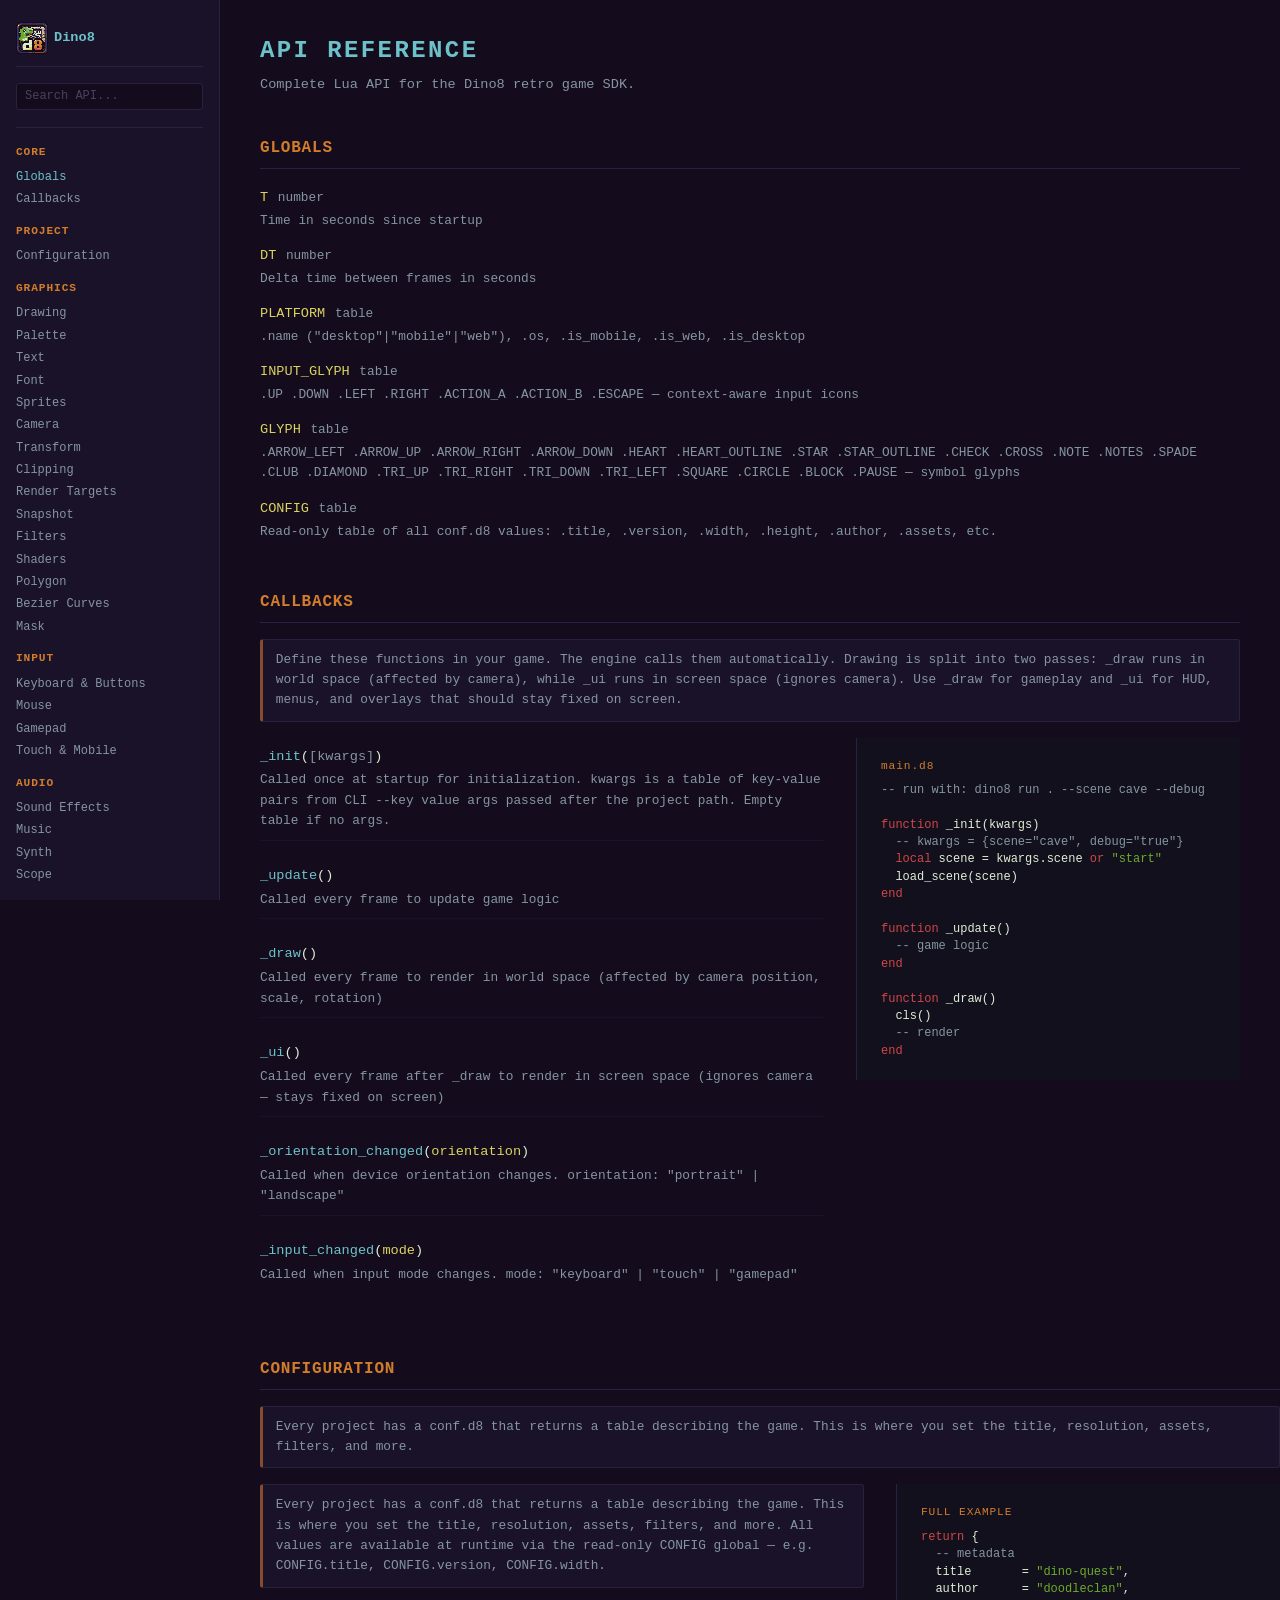
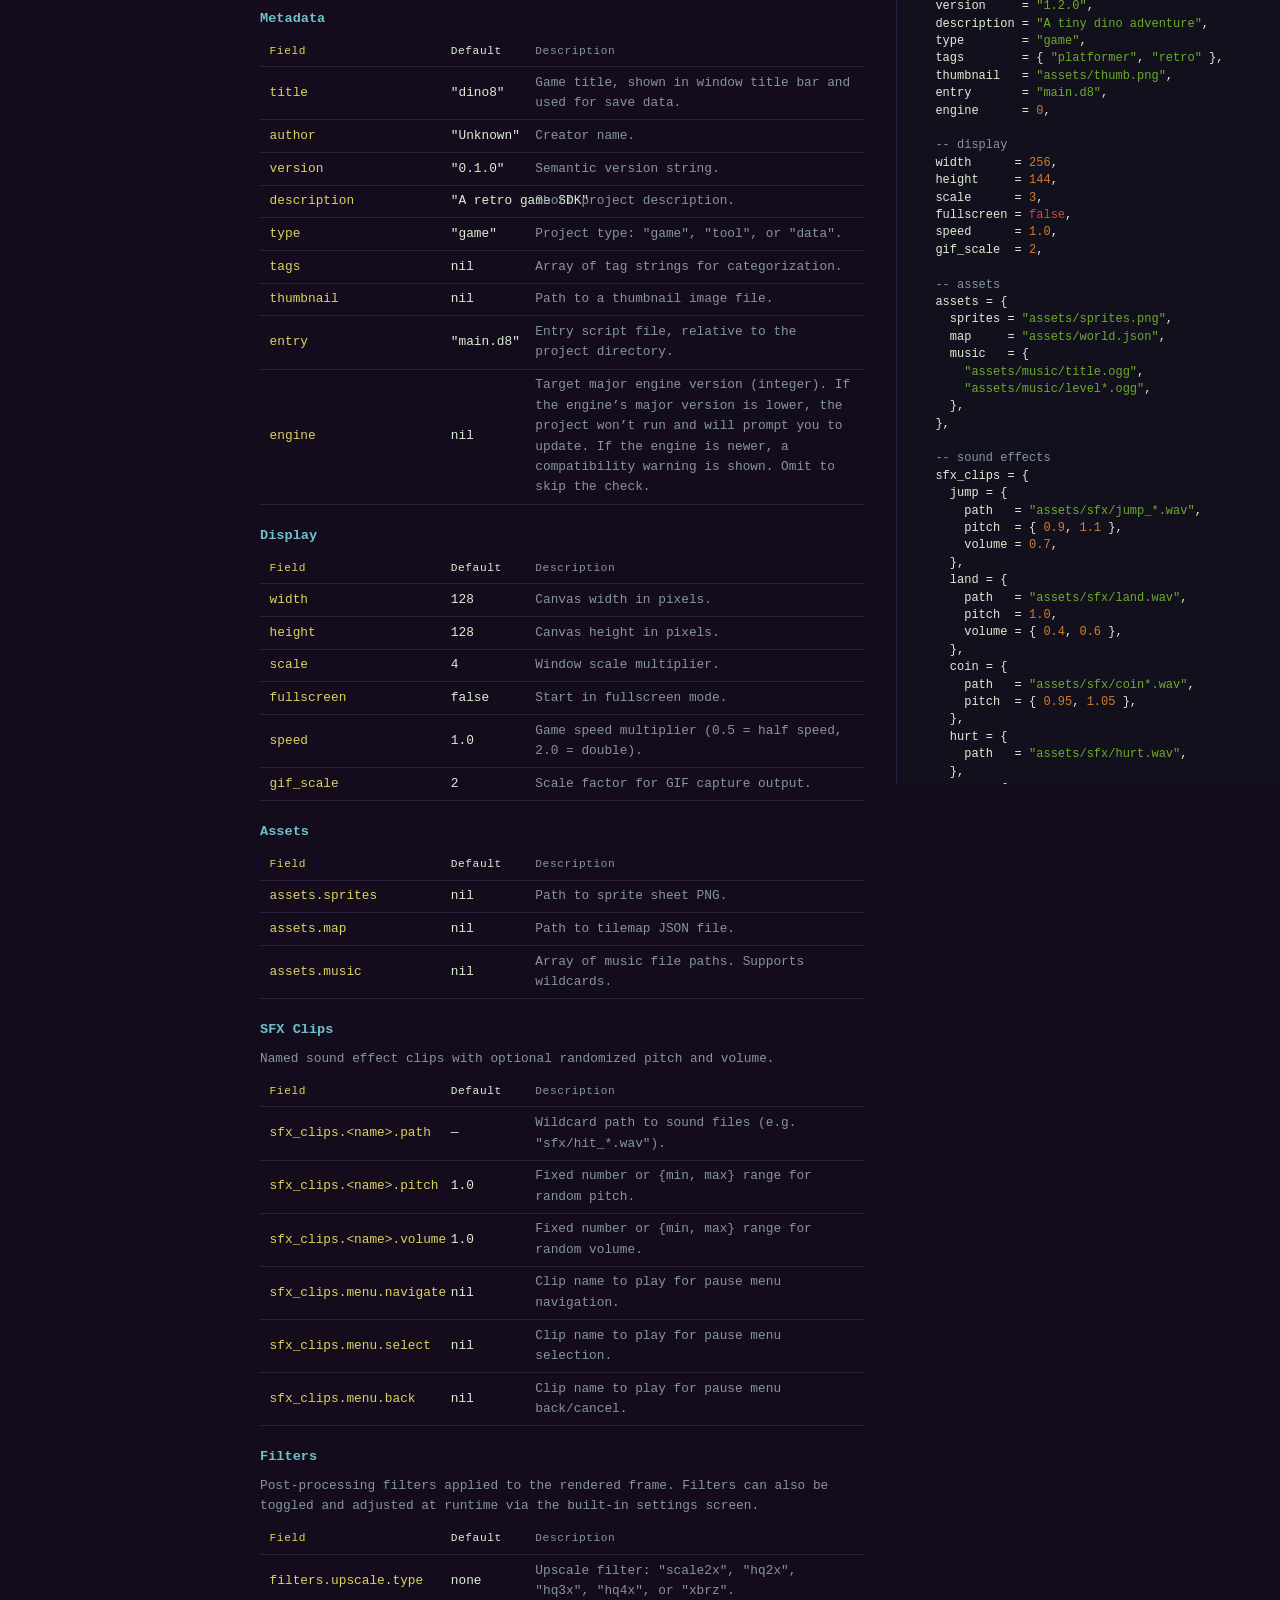
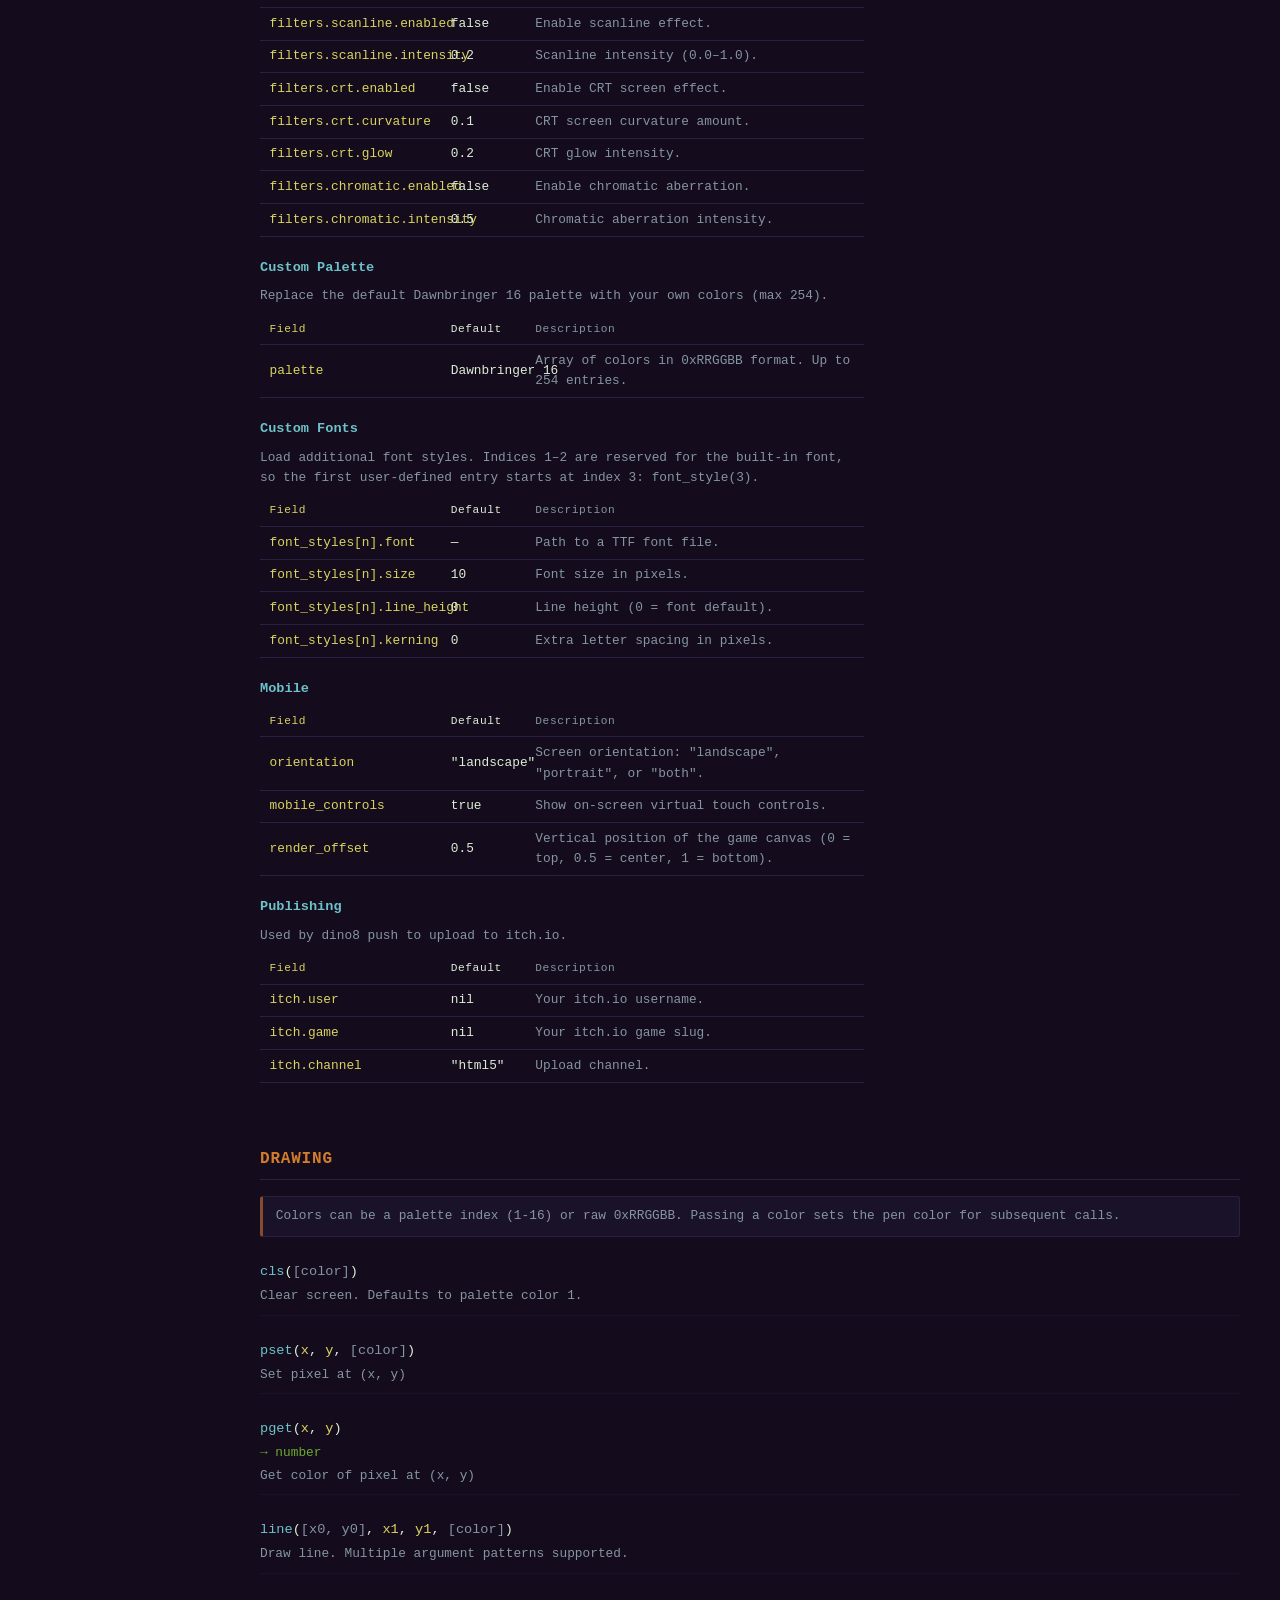
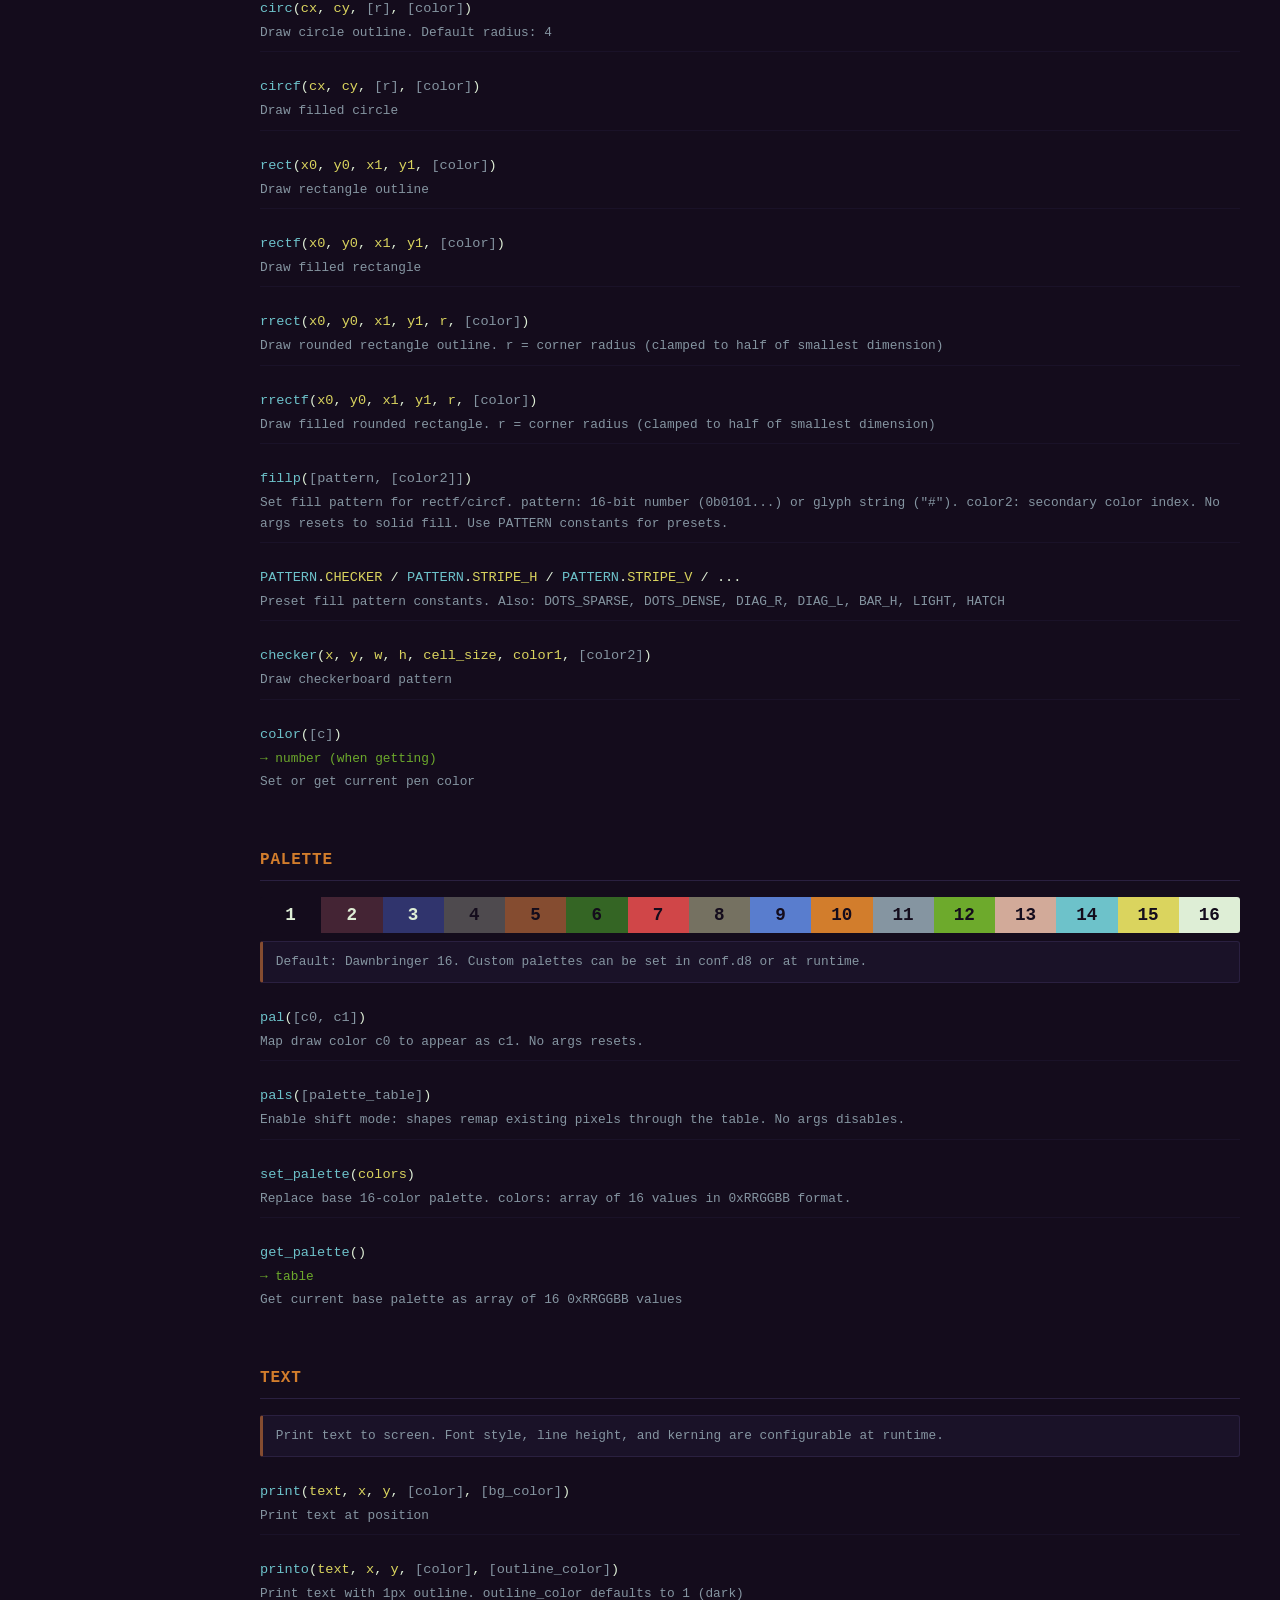
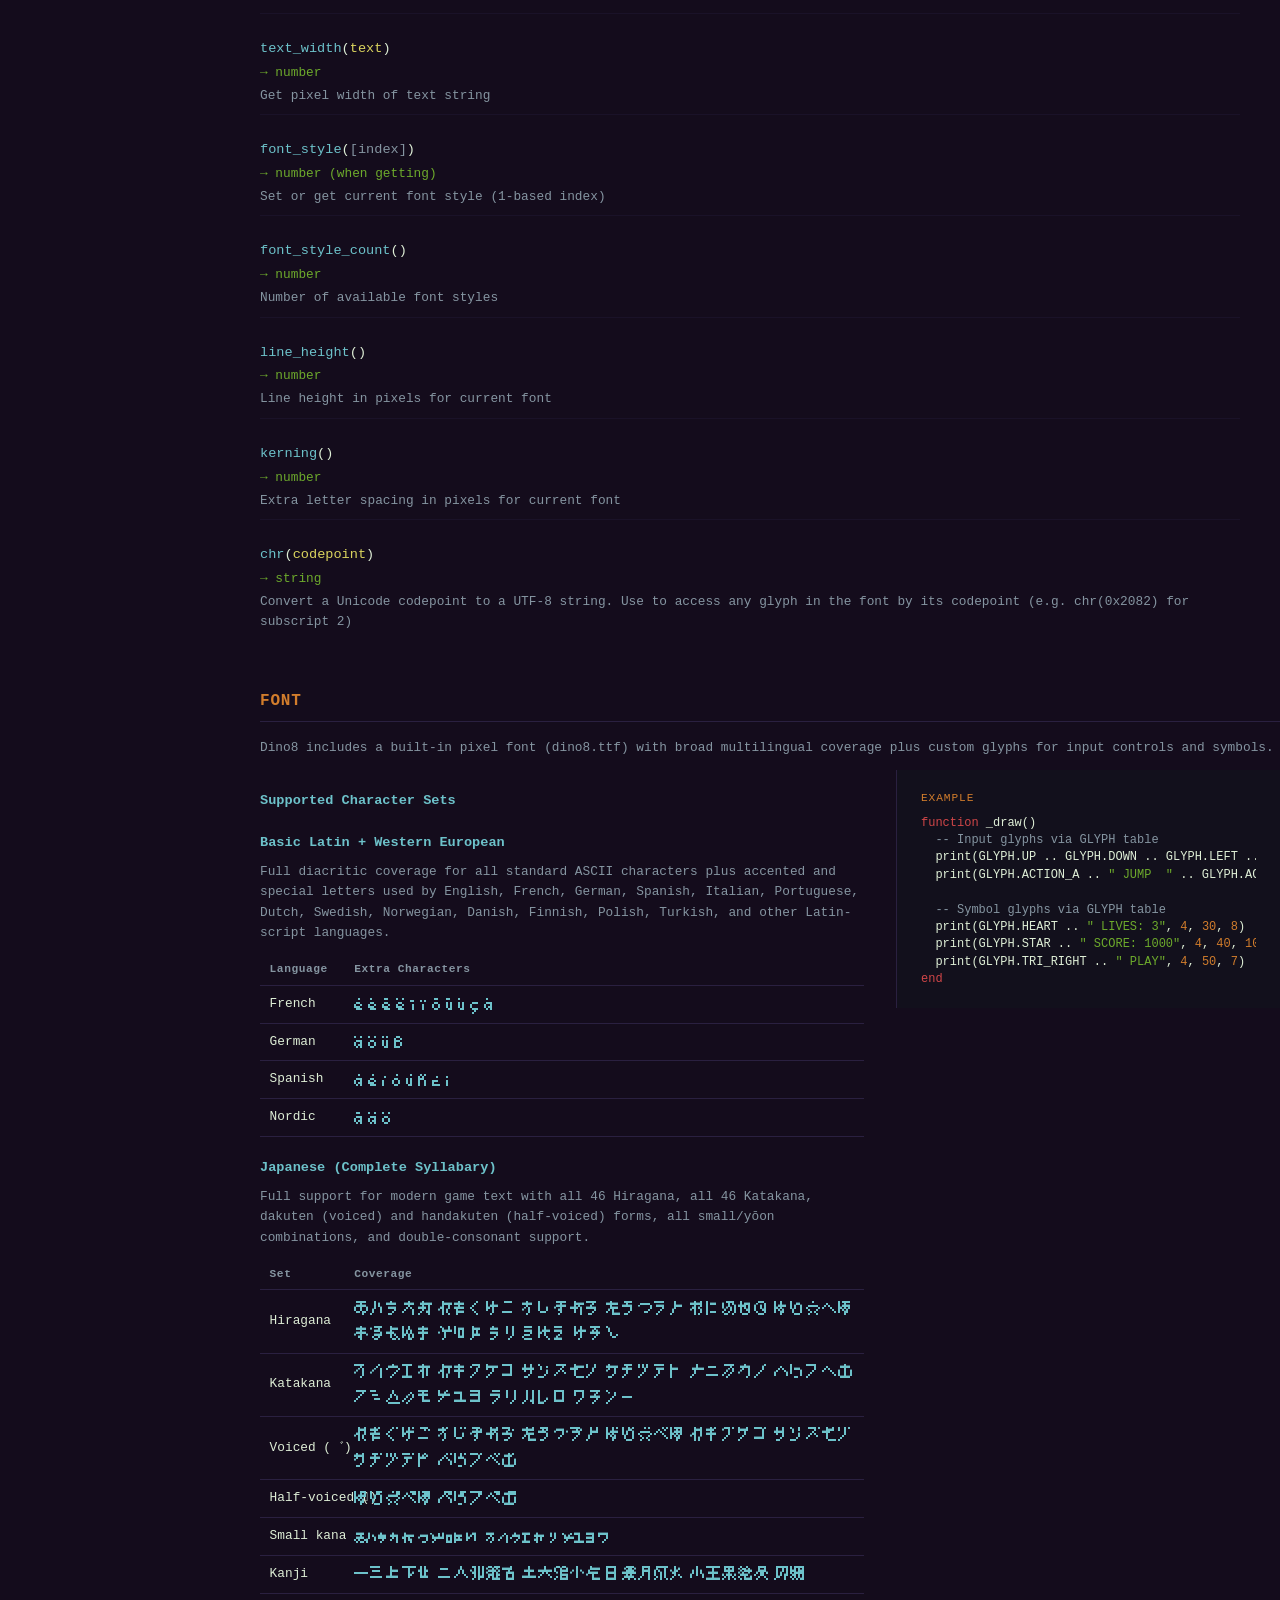
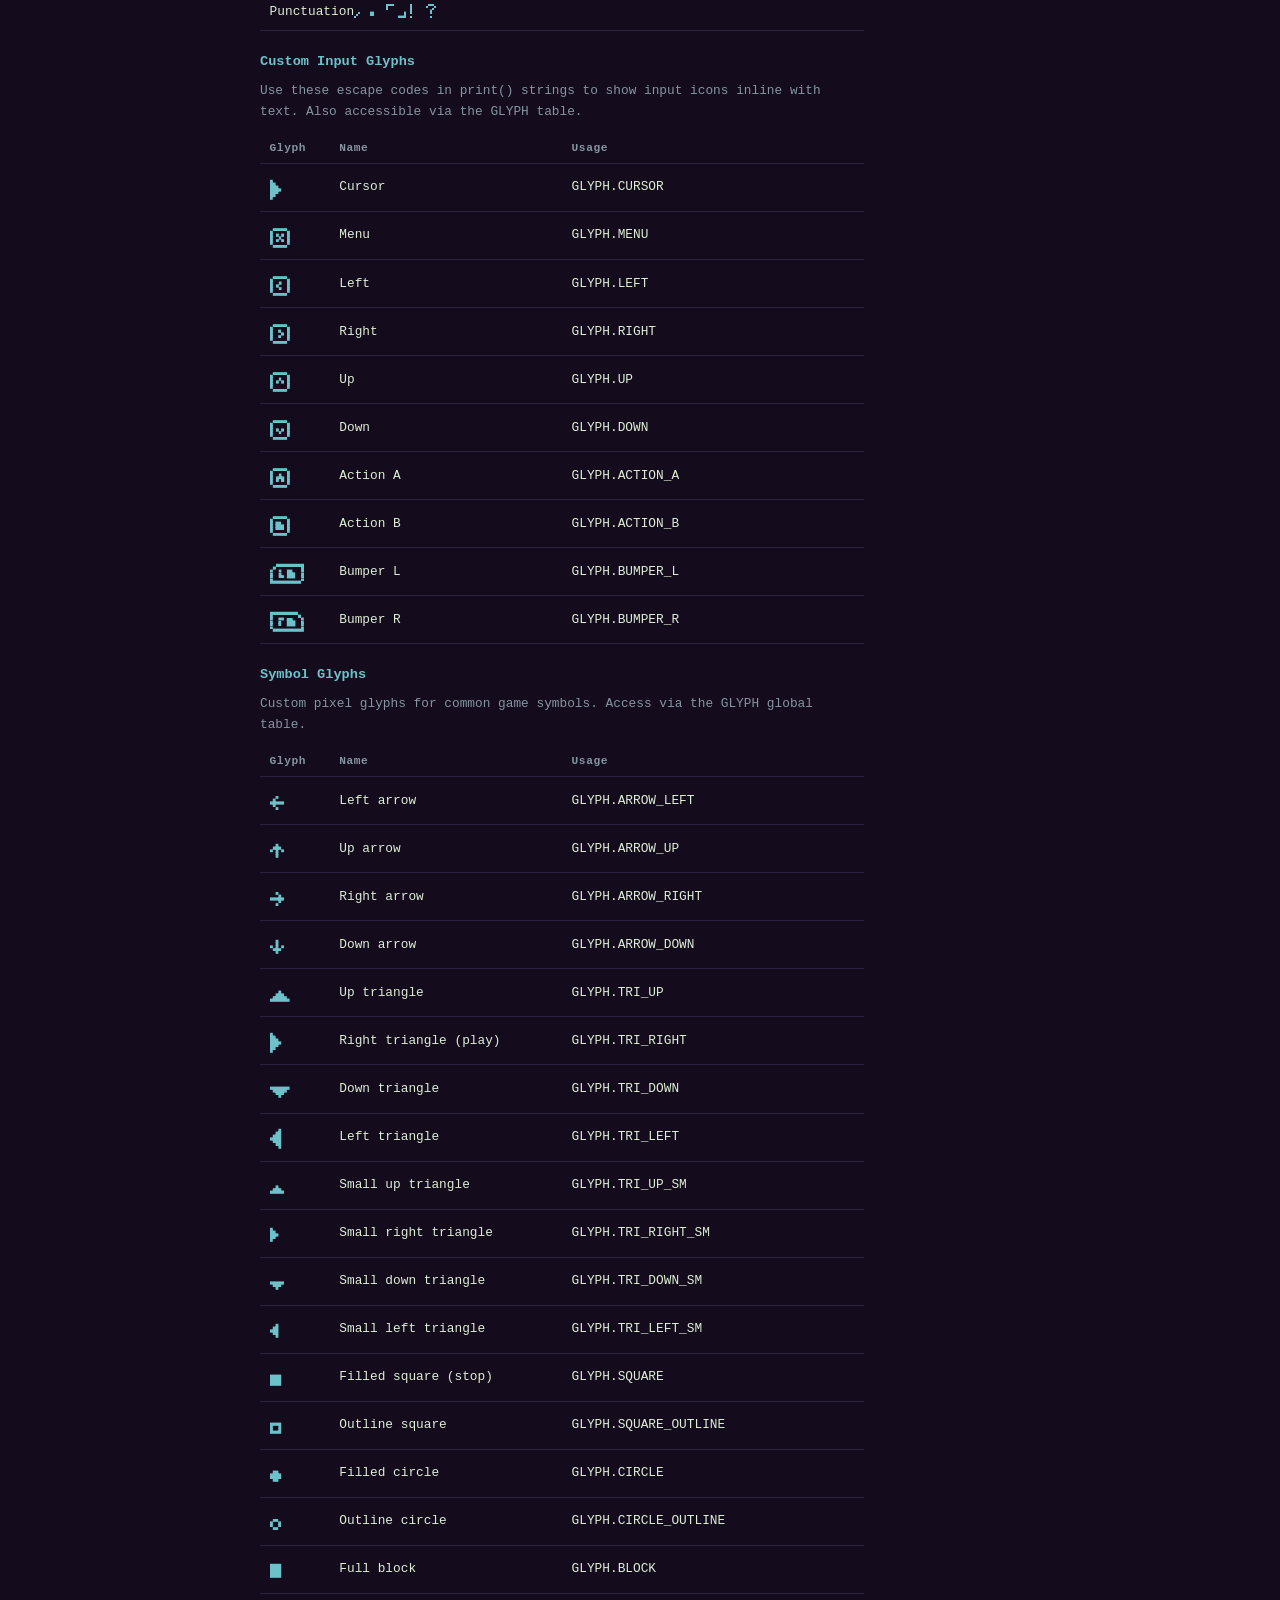
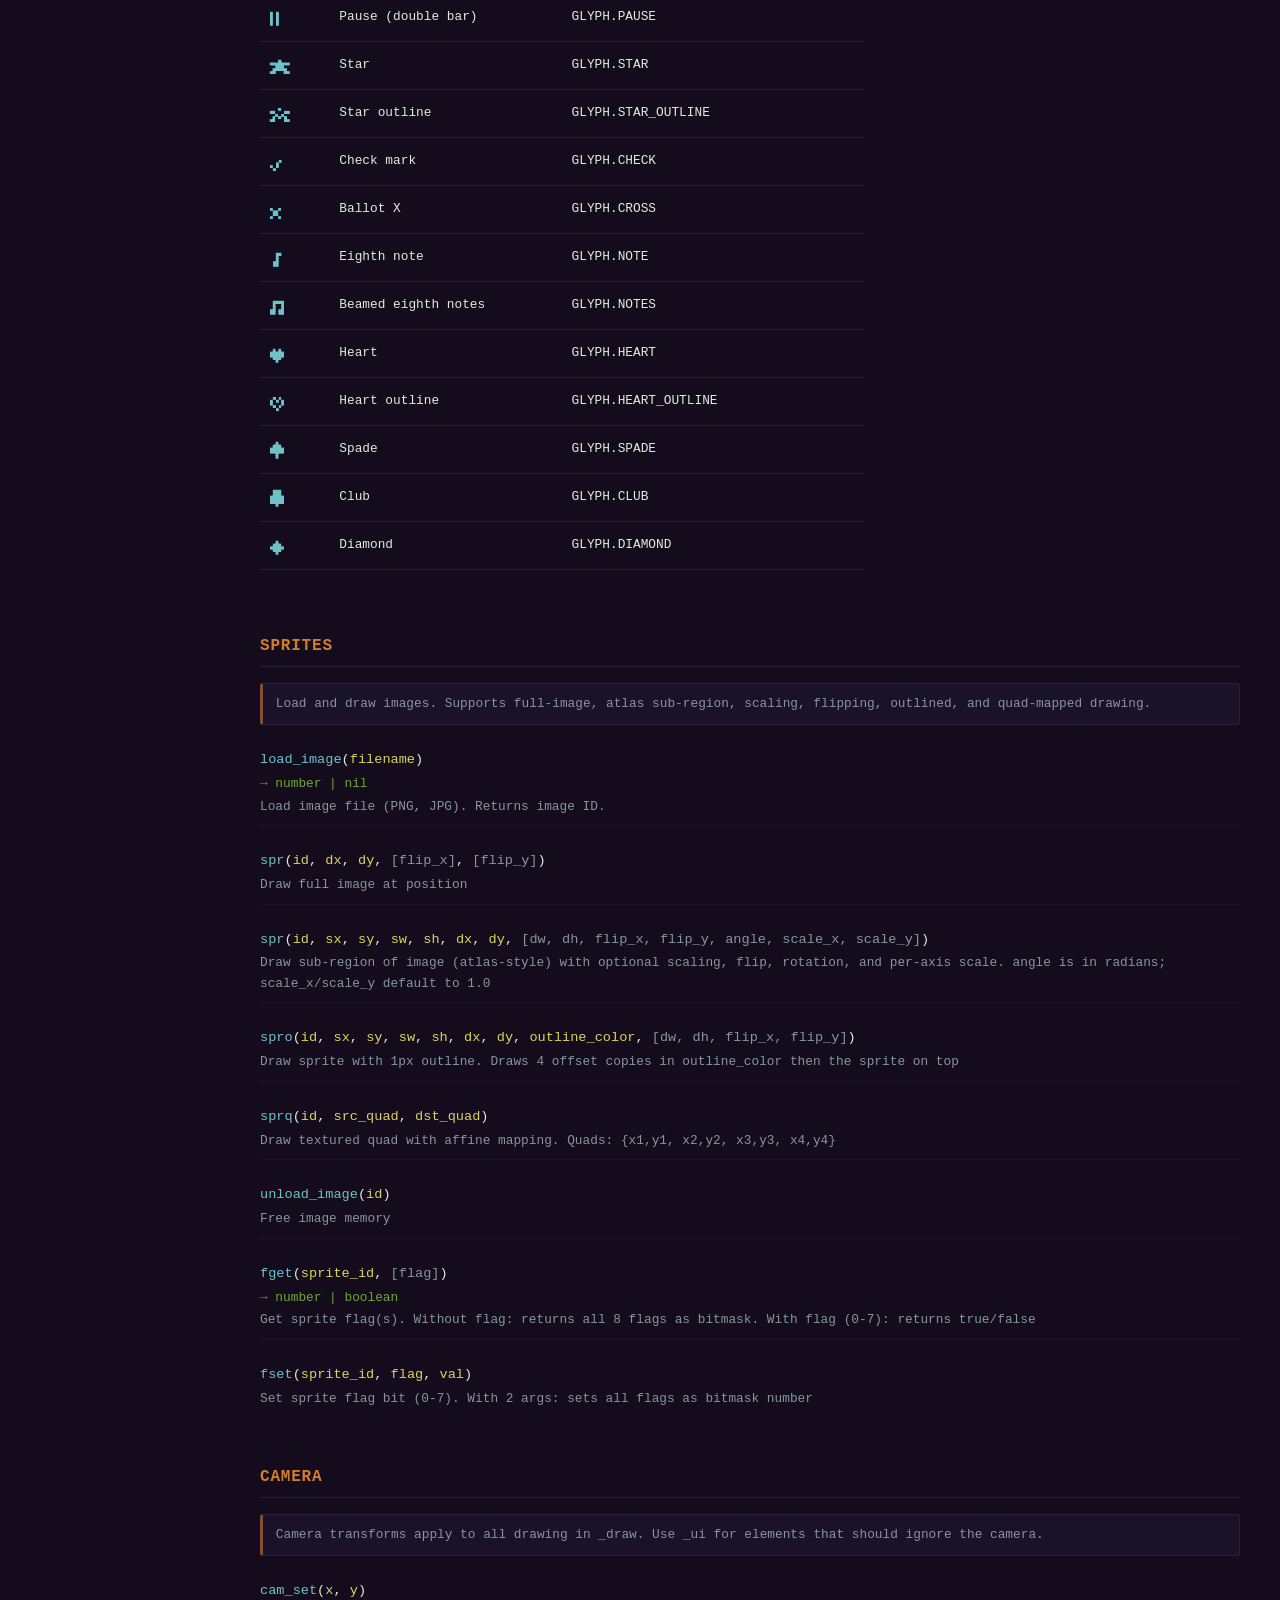
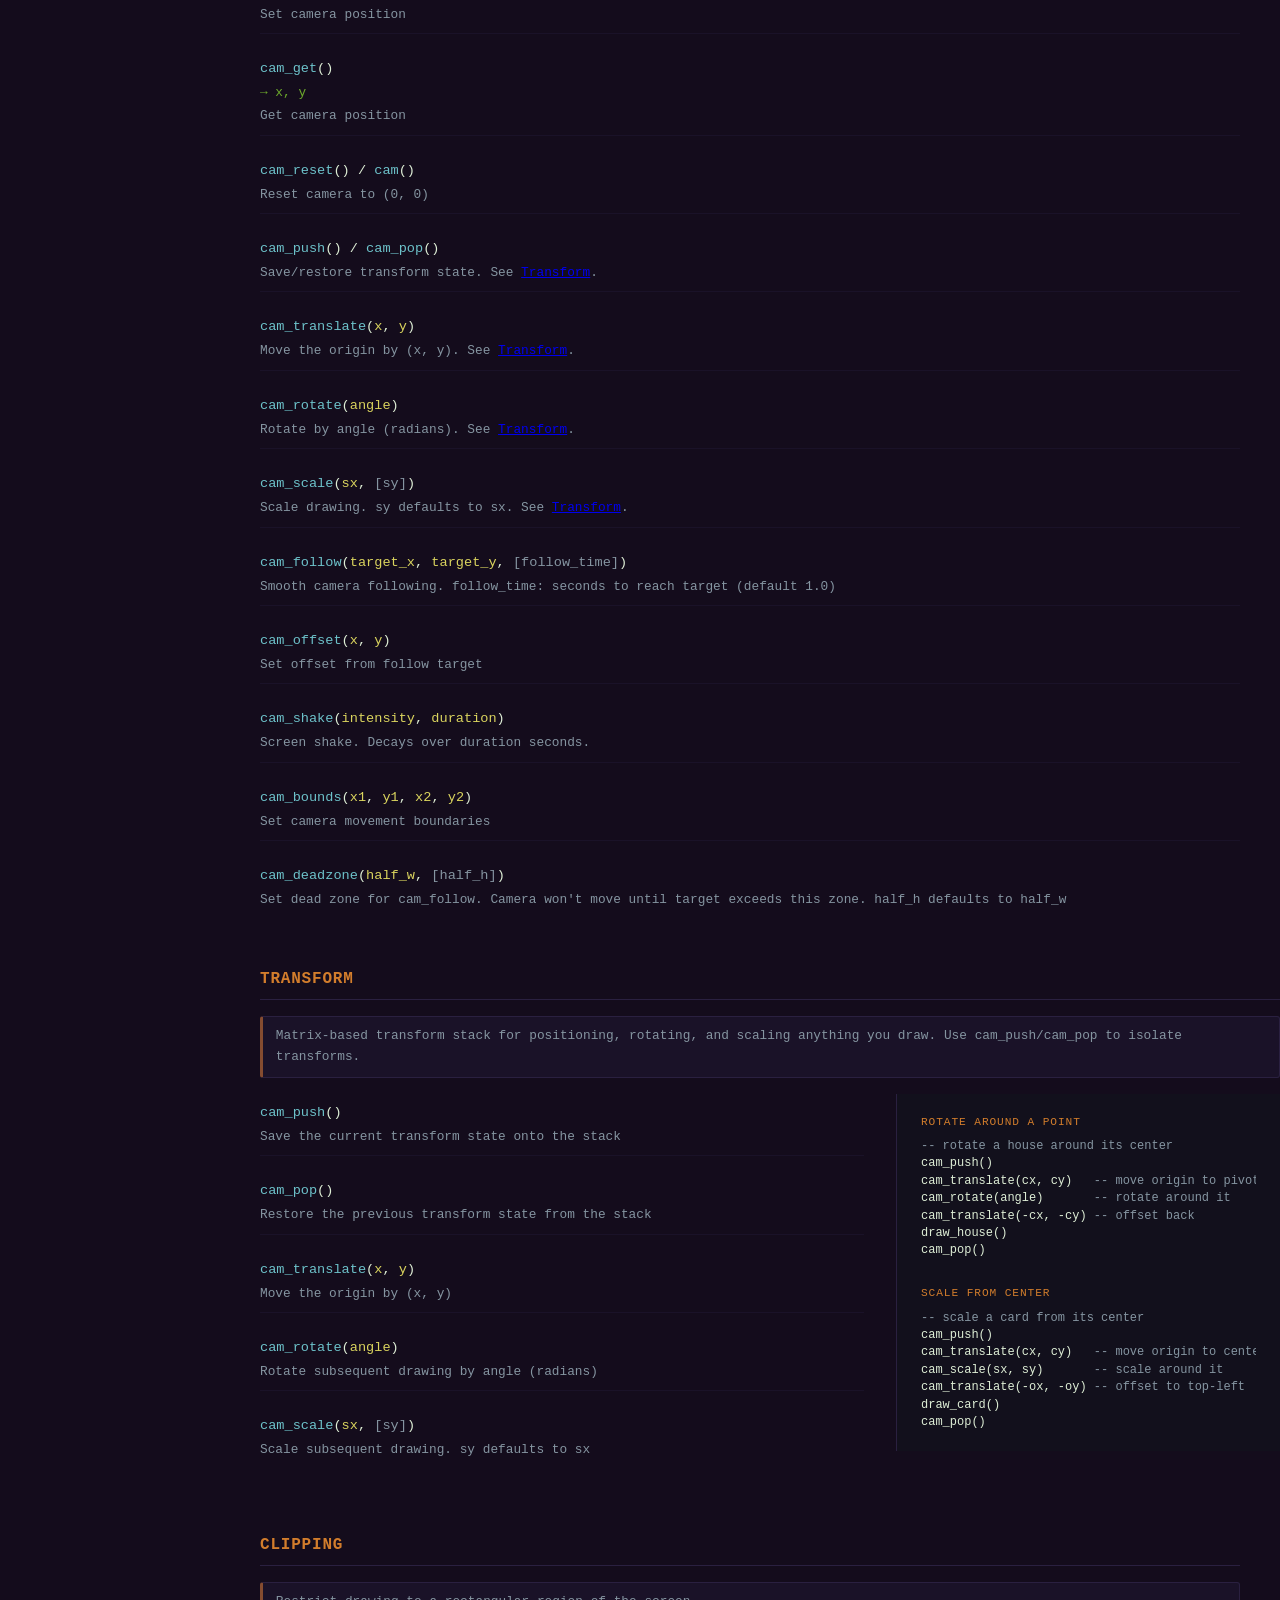
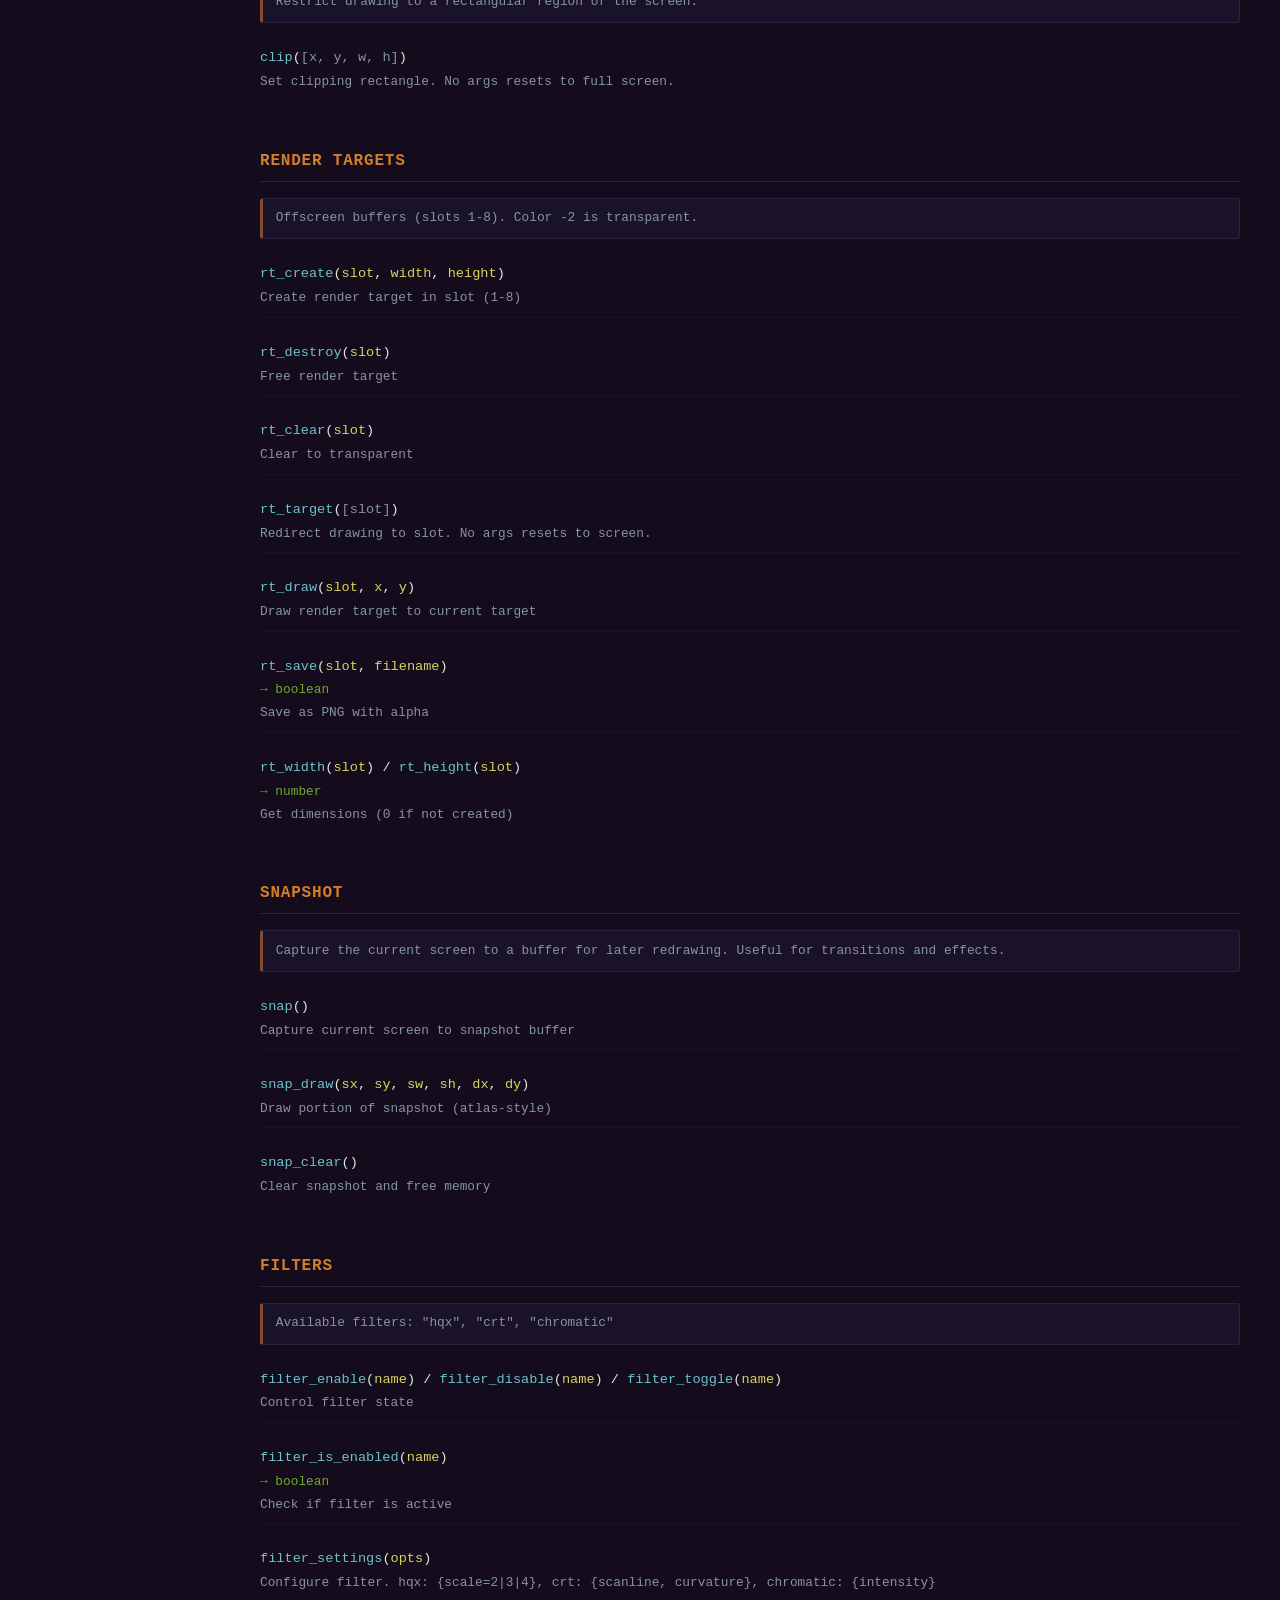
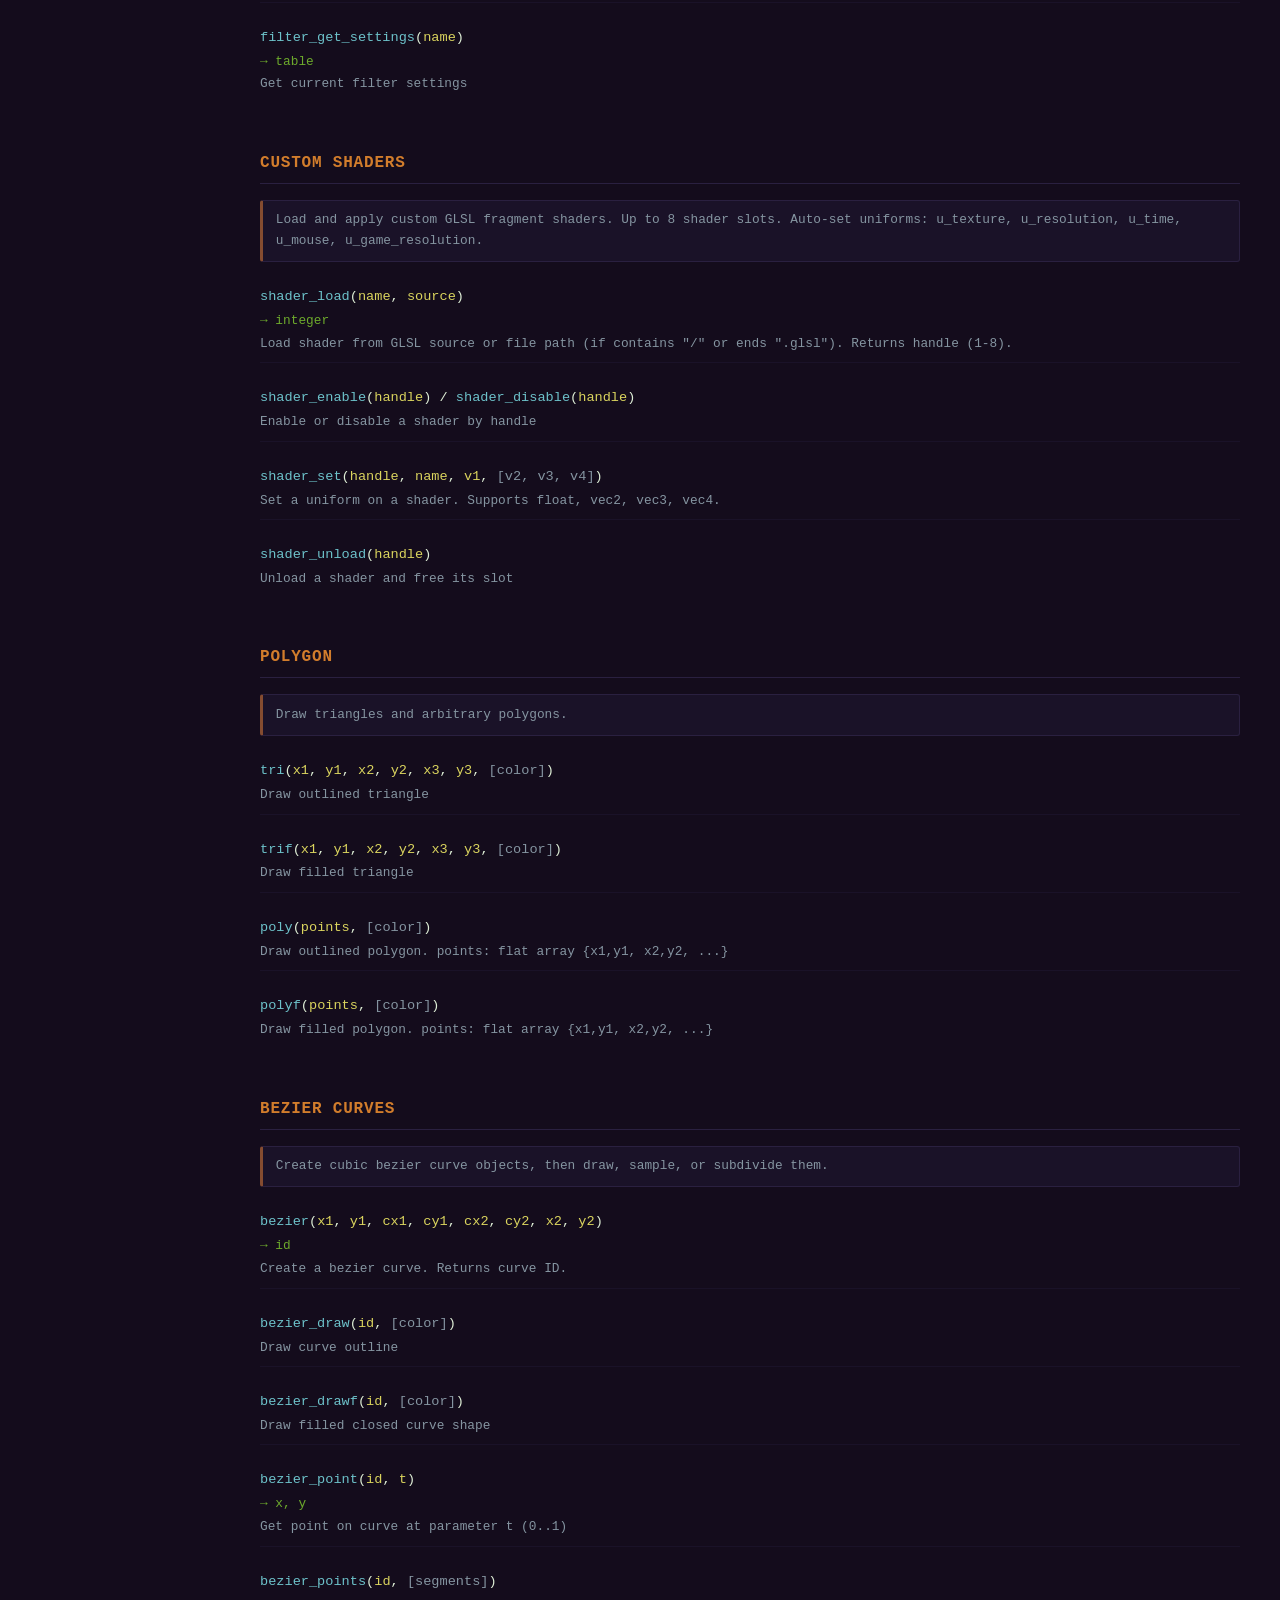
<file: api.html>
<!DOCTYPE html>
<html lang="en">
<head>
  <meta charset="UTF-8">
  <meta name="viewport" content="width=device-width, initial-scale=1.0">
  <title>Dino8 API Reference</title>
  <link rel="icon" href="favicon.ico" type="image/x-icon">
  <link rel="stylesheet" href="shared.css">
  <link rel="stylesheet" href="api.css">
</head>
<body>
  <div class="layout">
    <nav>
      <a href="index.html" class="back"><img src="[data-uri]" alt="dino8" style="image-rendering: pixelated; width: 32px; height: 32px; vertical-align: middle; margin-right: 6px;">Dino8</a>
      <div class="search-box">
        <input type="text" id="search" placeholder="Search API..." autocomplete="off" spellcheck="false">
        <div class="search-hint" id="search-hint"></div>
      </div>
      <h3>CORE</h3>
      <a href="#globals">Globals</a>
      <a href="#callbacks">Callbacks</a>
      <h3>PROJECT</h3>
      <a href="#conf">Configuration</a>
      <h3>GRAPHICS</h3>
      <a href="#drawing">Drawing</a>
      <a href="#palette">Palette</a>
      <a href="#text">Text</a>
      <a href="#font">Font</a>
      <a href="#sprites">Sprites</a>
      <a href="#camera">Camera</a>
      <a href="#transform">Transform</a>
      <a href="#clipping">Clipping</a>
      <a href="#render-targets">Render Targets</a>
      <a href="#snapshot">Snapshot</a>
      <a href="#filters">Filters</a>
      <a href="#shaders">Shaders</a>
      <a href="#polygon">Polygon</a>
      <a href="#bezier">Bezier Curves</a>
      <a href="#mask">Mask</a>
      <h3>INPUT</h3>
      <a href="#keyboard">Keyboard &amp; Buttons</a>
      <a href="#mouse">Mouse</a>
      <a href="#gamepad">Gamepad</a>
      <a href="#touch">Touch &amp; Mobile</a>
      <h3>AUDIO</h3>
      <a href="#sfx">Sound Effects</a>
      <a href="#music">Music</a>
      <a href="#synth">Synth</a>
      <a href="#scope">Scope</a>
      <h3>DATA</h3>
      <a href="#tables">Table Utilities</a>
      <a href="#math">Math</a>
      <a href="#collision">Collision</a>
      <a href="#utilities">Utilities</a>
      <a href="#easing">Easing</a>
      <a href="#persistence">Persistence</a>
      <a href="#file-io">File I/O</a>
      <h3>WORLD</h3>
      <a href="#levels">Levels &amp; Tilemaps</a>
      <a href="#physics">Physics</a>
      <a href="#particles">Particles</a>
      <a href="#tweens">Tweens</a>
      <h3>SYSTEM</h3>
      <a href="#window">Window</a>
      <a href="#time">Time</a>
      <a href="#platform">Platform</a>
      <a href="#gif">GIF Capture</a>
      <a href="#screenshot">Screenshot</a>
      <a href="#notifications">Notifications</a>
      <a href="#menu">Pause Menu</a>
      <a href="#console">Console &amp; Loading</a>
      <h3>NETWORK</h3>
      <a href="#websocket">WebSocket</a>
      <a href="#http">HTTP</a>
      <a href="#json">JSON</a>
      <a href="#preview">Preview</a>
      <h3>DEVELOPMENT</h3>
      <a href="#testing">Testing</a>
      <a href="#file-formats">File Formats</a>
    </nav>

    <main>
      <header>
        <h1>API REFERENCE</h1>
        <p>Complete Lua API for the Dino8 retro game SDK.</p>
      </header>

      <!-- GLOBALS -->
      <div class="section" id="globals">
        <h2>GLOBALS</h2>
        <div class="global">
          <span class="global-name">T</span> <span class="global-type">number</span>
          <div class="global-desc">Time in seconds since startup</div>
        </div>
        <div class="global">
          <span class="global-name">DT</span> <span class="global-type">number</span>
          <div class="global-desc">Delta time between frames in seconds</div>
        </div>
        <div class="global">
          <span class="global-name">PLATFORM</span> <span class="global-type">table</span>
          <div class="global-desc">.name ("desktop"|"mobile"|"web"), .os, .is_mobile, .is_web, .is_desktop</div>
        </div>
        <div class="global">
          <span class="global-name">INPUT_GLYPH</span> <span class="global-type">table</span>
          <div class="global-desc">.UP .DOWN .LEFT .RIGHT .ACTION_A .ACTION_B .ESCAPE &mdash; context-aware input icons</div>
        </div>
        <div class="global">
          <span class="global-name">GLYPH</span> <span class="global-type">table</span>
          <div class="global-desc">.ARROW_LEFT .ARROW_UP .ARROW_RIGHT .ARROW_DOWN .HEART .HEART_OUTLINE .STAR .STAR_OUTLINE .CHECK .CROSS .NOTE .NOTES .SPADE .CLUB .DIAMOND .TRI_UP .TRI_RIGHT .TRI_DOWN .TRI_LEFT .SQUARE .CIRCLE .BLOCK .PAUSE &mdash; symbol glyphs</div>
        </div>
        <div class="global">
          <span class="global-name">CONFIG</span> <span class="global-type">table</span>
          <div class="global-desc">Read-only table of all conf.d8 values: .title, .version, .width, .height, .author, .assets, etc.</div>
        </div>
      </div>

      <!-- CALLBACKS -->
      <div class="section" id="callbacks">
        <h2>CALLBACKS</h2>
        <div class="note">Define these functions in your game. The engine calls them automatically. Drawing is split into two passes: <code>_draw</code> runs in world space (affected by camera), while <code>_ui</code> runs in screen space (ignores camera). Use <code>_draw</code> for gameplay and <code>_ui</code> for HUD, menus, and overlays that should stay fixed on screen.</div>
        <div class="section-split">
          <div class="section-docs">
        <div class="fn">
          <div class="fn-sig"><span class="fn-name">_init</span>(<span class="fn-opt">[kwargs]</span>)</div>
          <div class="fn-desc">Called once at startup for initialization. <code>kwargs</code> is a table of key-value pairs from CLI <code>--key value</code> args passed after the project path. Empty table if no args.</div>
        </div>
        <div class="fn">
          <div class="fn-sig"><span class="fn-name">_update</span>()</div>
          <div class="fn-desc">Called every frame to update game logic</div>
        </div>
        <div class="fn">
          <div class="fn-sig"><span class="fn-name">_draw</span>()</div>
          <div class="fn-desc">Called every frame to render in world space (affected by camera position, scale, rotation)</div>
        </div>
        <div class="fn">
          <div class="fn-sig"><span class="fn-name">_ui</span>()</div>
          <div class="fn-desc">Called every frame after _draw to render in screen space (ignores camera &mdash; stays fixed on screen)</div>
        </div>
        <div class="fn">
          <div class="fn-sig"><span class="fn-name">_orientation_changed</span>(<span class="fn-param">orientation</span>)</div>
          <div class="fn-desc">Called when device orientation changes. orientation: "portrait" | "landscape"</div>
        </div>
        <div class="fn">
          <div class="fn-sig"><span class="fn-name">_input_changed</span>(<span class="fn-param">mode</span>)</div>
          <div class="fn-desc">Called when input mode changes. mode: "keyboard" | "touch" | "gamepad"</div>
        </div>
          </div>
          <div class="section-example">
            <div class="example-label">main.d8</div>
<pre class="conf-example"><span class="c-comment">-- run with: dino8 run . --scene cave --debug</span>

<span class="c-kw">function</span> <span class="c-fn">_init</span>(kwargs)
  <span class="c-comment">-- kwargs = {scene="cave", debug="true"}</span>
  <span class="c-kw">local</span> scene = kwargs.scene <span class="c-kw">or</span> <span class="c-str">"start"</span>
  <span class="c-fn">load_scene</span>(scene)
<span class="c-kw">end</span>

<span class="c-kw">function</span> <span class="c-fn">_update</span>()
  <span class="c-comment">-- game logic</span>
<span class="c-kw">end</span>

<span class="c-kw">function</span> <span class="c-fn">_draw</span>()
  <span class="c-fn">cls</span>()
  <span class="c-comment">-- render</span>
<span class="c-kw">end</span></pre>
          </div>
        </div>
      </div>

      <!-- CONFIGURATION -->
      <div class="section" id="conf">
        <h2>CONFIGURATION</h2>
        <div class="note">Every project has a <code>conf.d8</code> that returns a table describing the game. This is where you set the title, resolution, assets, filters, and more.</div>

        <div class="conf-split">
          <div class="conf-docs">
        <div class="note">Every project has a <code>conf.d8</code> that returns a table describing the game. This is where you set the title, resolution, assets, filters, and more. All values are available at runtime via the read-only <code>CONFIG</code> global &mdash; e.g. <code>CONFIG.title</code>, <code>CONFIG.version</code>, <code>CONFIG.width</code>.</div>

        <h3 class="conf-subsection">Metadata</h3>
        <table class="conf-table">
          <tr><th>Field</th><th>Default</th><th>Description</th></tr>
          <tr><td>title</td><td>"dino8"</td><td>Game title, shown in window title bar and used for save data.</td></tr>
          <tr><td>author</td><td>"Unknown"</td><td>Creator name.</td></tr>
          <tr><td>version</td><td>"0.1.0"</td><td>Semantic version string.</td></tr>
          <tr><td>description</td><td>"A retro game SDK"</td><td>Short project description.</td></tr>
          <tr><td>type</td><td>"game"</td><td>Project type: <code>"game"</code>, <code>"tool"</code>, or <code>"data"</code>.</td></tr>
          <tr><td>tags</td><td>nil</td><td>Array of tag strings for categorization.</td></tr>
          <tr><td>thumbnail</td><td>nil</td><td>Path to a thumbnail image file.</td></tr>
          <tr><td>entry</td><td>"main.d8"</td><td>Entry script file, relative to the project directory.</td></tr>
          <tr><td>engine</td><td>nil</td><td>Target major engine version (integer). If the engine&rsquo;s major version is lower, the project won&rsquo;t run and will prompt you to update. If the engine is newer, a compatibility warning is shown. Omit to skip the check.</td></tr>
        </table>

        <h3 class="conf-subsection">Display</h3>
        <table class="conf-table">
          <tr><th>Field</th><th>Default</th><th>Description</th></tr>
          <tr><td>width</td><td>128</td><td>Canvas width in pixels.</td></tr>
          <tr><td>height</td><td>128</td><td>Canvas height in pixels.</td></tr>
          <tr><td>scale</td><td>4</td><td>Window scale multiplier.</td></tr>
          <tr><td>fullscreen</td><td>false</td><td>Start in fullscreen mode.</td></tr>
          <tr><td>speed</td><td>1.0</td><td>Game speed multiplier (0.5 = half speed, 2.0 = double).</td></tr>
          <tr><td>gif_scale</td><td>2</td><td>Scale factor for GIF capture output.</td></tr>
        </table>

        <h3 class="conf-subsection">Assets</h3>
        <table class="conf-table">
          <tr><th>Field</th><th>Default</th><th>Description</th></tr>
          <tr><td>assets.sprites</td><td>nil</td><td>Path to sprite sheet PNG.</td></tr>
          <tr><td>assets.map</td><td>nil</td><td>Path to tilemap JSON file.</td></tr>
          <tr><td>assets.music</td><td>nil</td><td>Array of music file paths. Supports wildcards.</td></tr>
        </table>

        <h3 class="conf-subsection">SFX Clips</h3>
        <div class="fn-desc" style="margin-bottom:0.5rem">Named sound effect clips with optional randomized pitch and volume.</div>
        <table class="conf-table">
          <tr><th>Field</th><th>Default</th><th>Description</th></tr>
          <tr><td>sfx_clips.&lt;name&gt;.path</td><td>&mdash;</td><td>Wildcard path to sound files (e.g. <code>"sfx/hit_*.wav"</code>).</td></tr>
          <tr><td>sfx_clips.&lt;name&gt;.pitch</td><td>1.0</td><td>Fixed number or <code>{min, max}</code> range for random pitch.</td></tr>
          <tr><td>sfx_clips.&lt;name&gt;.volume</td><td>1.0</td><td>Fixed number or <code>{min, max}</code> range for random volume.</td></tr>
          <tr><td>sfx_clips.menu.navigate</td><td>nil</td><td>Clip name to play for pause menu navigation.</td></tr>
          <tr><td>sfx_clips.menu.select</td><td>nil</td><td>Clip name to play for pause menu selection.</td></tr>
          <tr><td>sfx_clips.menu.back</td><td>nil</td><td>Clip name to play for pause menu back/cancel.</td></tr>
        </table>

        <h3 class="conf-subsection">Filters</h3>
        <div class="fn-desc" style="margin-bottom:0.5rem">Post-processing filters applied to the rendered frame. Filters can also be toggled and adjusted at runtime via the built-in settings screen.</div>
        <table class="conf-table">
          <tr><th>Field</th><th>Default</th><th>Description</th></tr>
          <tr><td>filters.upscale.type</td><td>none</td><td>Upscale filter: <code>"scale2x"</code>, <code>"hq2x"</code>, <code>"hq3x"</code>, <code>"hq4x"</code>, or <code>"xbrz"</code>.</td></tr>
          <tr><td>filters.scanline.enabled</td><td>false</td><td>Enable scanline effect.</td></tr>
          <tr><td>filters.scanline.intensity</td><td>0.2</td><td>Scanline intensity (0.0&ndash;1.0).</td></tr>
          <tr><td>filters.crt.enabled</td><td>false</td><td>Enable CRT screen effect.</td></tr>
          <tr><td>filters.crt.curvature</td><td>0.1</td><td>CRT screen curvature amount.</td></tr>
          <tr><td>filters.crt.glow</td><td>0.2</td><td>CRT glow intensity.</td></tr>
          <tr><td>filters.chromatic.enabled</td><td>false</td><td>Enable chromatic aberration.</td></tr>
          <tr><td>filters.chromatic.intensity</td><td>0.5</td><td>Chromatic aberration intensity.</td></tr>
        </table>

        <h3 class="conf-subsection">Custom Palette</h3>
        <div class="fn-desc" style="margin-bottom:0.5rem">Replace the default Dawnbringer 16 palette with your own colors (max 254).</div>
        <table class="conf-table">
          <tr><th>Field</th><th>Default</th><th>Description</th></tr>
          <tr><td>palette</td><td>Dawnbringer 16</td><td>Array of colors in <code>0xRRGGBB</code> format. Up to 254 entries.</td></tr>
        </table>

        <h3 class="conf-subsection">Custom Fonts</h3>
        <div class="fn-desc" style="margin-bottom:0.5rem">Load additional font styles. Indices 1&ndash;2 are reserved for the built-in font, so the first user-defined entry starts at index 3: <code>font_style(3)</code>.</div>
        <table class="conf-table">
          <tr><th>Field</th><th>Default</th><th>Description</th></tr>
          <tr><td>font_styles[n].font</td><td>&mdash;</td><td>Path to a TTF font file.</td></tr>
          <tr><td>font_styles[n].size</td><td>10</td><td>Font size in pixels.</td></tr>
          <tr><td>font_styles[n].line_height</td><td>0</td><td>Line height (0 = font default).</td></tr>
          <tr><td>font_styles[n].kerning</td><td>0</td><td>Extra letter spacing in pixels.</td></tr>
        </table>

        <h3 class="conf-subsection">Mobile</h3>
        <table class="conf-table">
          <tr><th>Field</th><th>Default</th><th>Description</th></tr>
          <tr><td>orientation</td><td>"landscape"</td><td>Screen orientation: <code>"landscape"</code>, <code>"portrait"</code>, or <code>"both"</code>.</td></tr>
          <tr><td>mobile_controls</td><td>true</td><td>Show on-screen virtual touch controls.</td></tr>
          <tr><td>render_offset</td><td>0.5</td><td>Vertical position of the game canvas (0 = top, 0.5 = center, 1 = bottom).</td></tr>
        </table>

        <h3 class="conf-subsection">Publishing</h3>
        <div class="fn-desc" style="margin-bottom:0.5rem">Used by <code>dino8 push</code> to upload to itch.io.</div>
        <table class="conf-table">
          <tr><th>Field</th><th>Default</th><th>Description</th></tr>
          <tr><td>itch.user</td><td>nil</td><td>Your itch.io username.</td></tr>
          <tr><td>itch.game</td><td>nil</td><td>Your itch.io game slug.</td></tr>
          <tr><td>itch.channel</td><td>"html5"</td><td>Upload channel.</td></tr>
        </table>

          </div><!-- /conf-docs -->

          <div class="conf-full-example">
            <div class="example-label">FULL EXAMPLE</div>
<pre class="conf-example"><span class="c-kw">return</span> {
  <span class="c-comment">-- metadata</span>
  title       = <span class="c-str">"dino-quest"</span>,
  author      = <span class="c-str">"doodleclan"</span>,
  version     = <span class="c-str">"1.2.0"</span>,
  description = <span class="c-str">"A tiny dino adventure"</span>,
  type        = <span class="c-str">"game"</span>,
  tags        = { <span class="c-str">"platformer"</span>, <span class="c-str">"retro"</span> },
  thumbnail   = <span class="c-str">"assets/thumb.png"</span>,
  entry       = <span class="c-str">"main.d8"</span>,
  engine      = <span class="c-num">0</span>,

  <span class="c-comment">-- display</span>
  width      = <span class="c-num">256</span>,
  height     = <span class="c-num">144</span>,
  scale      = <span class="c-num">3</span>,
  fullscreen = <span class="c-kw">false</span>,
  speed      = <span class="c-num">1.0</span>,
  gif_scale  = <span class="c-num">2</span>,

  <span class="c-comment">-- assets</span>
  assets = {
    sprites = <span class="c-str">"assets/sprites.png"</span>,
    map     = <span class="c-str">"assets/world.json"</span>,
    music   = {
      <span class="c-str">"assets/music/title.ogg"</span>,
      <span class="c-str">"assets/music/level*.ogg"</span>,
    },
  },

  <span class="c-comment">-- sound effects</span>
  sfx_clips = {
    jump = {
      path   = <span class="c-str">"assets/sfx/jump_*.wav"</span>,
      pitch  = { <span class="c-num">0.9</span>, <span class="c-num">1.1</span> },
      volume = <span class="c-num">0.7</span>,
    },
    land = {
      path   = <span class="c-str">"assets/sfx/land.wav"</span>,
      pitch  = <span class="c-num">1.0</span>,
      volume = { <span class="c-num">0.4</span>, <span class="c-num">0.6</span> },
    },
    coin = {
      path   = <span class="c-str">"assets/sfx/coin*.wav"</span>,
      pitch  = { <span class="c-num">0.95</span>, <span class="c-num">1.05</span> },
    },
    hurt = {
      path   = <span class="c-str">"assets/sfx/hurt.wav"</span>,
    },
    menu = {
      navigate = <span class="c-str">"coin"</span>,
      select   = <span class="c-str">"jump"</span>,
      back     = <span class="c-str">"hurt"</span>,
    },
  },

  <span class="c-comment">-- filters</span>
  filters = {
    upscale = {
      type = <span class="c-str">"hq2x"</span>,
    },
    scanline = {
      enabled   = <span class="c-kw">true</span>,
      intensity = <span class="c-num">0.15</span>,
    },
    crt = {
      enabled   = <span class="c-kw">true</span>,
      curvature = <span class="c-num">0.1</span>,
      glow      = <span class="c-num">0.2</span>,
    },
    chromatic = {
      enabled   = <span class="c-kw">false</span>,
      intensity = <span class="c-num">0.5</span>,
    },
  },

  <span class="c-comment">-- custom palette (replaces default)</span>
  palette = {
    <span class="c-num">0x140C1C</span>, <span class="c-num">0x442434</span>,
    <span class="c-num">0x30346D</span>, <span class="c-num">0x4E4A4E</span>,
    <span class="c-num">0x854C30</span>, <span class="c-num">0x346524</span>,
    <span class="c-num">0xD04648</span>, <span class="c-num">0x757161</span>,
    <span class="c-num">0x597DCE</span>, <span class="c-num">0xD27D2C</span>,
    <span class="c-num">0x8595A1</span>, <span class="c-num">0x6DAA2C</span>,
    <span class="c-num">0xD2AA99</span>, <span class="c-num">0x6DC2CA</span>,
    <span class="c-num">0xDAD45E</span>, <span class="c-num">0xDEEED6</span>,
  },

  <span class="c-comment">-- custom fonts</span>
  font_styles = {
    {
      font        = <span class="c-str">"assets/fonts/pixel.ttf"</span>,
      size        = <span class="c-num">8</span>,
      line_height = <span class="c-num">10</span>,
      kerning     = <span class="c-num">0</span>,
    },
    {
      font        = <span class="c-str">"assets/fonts/title.ttf"</span>,
      size        = <span class="c-num">16</span>,
      line_height = <span class="c-num">20</span>,
      kerning     = <span class="c-num">1</span>,
    },
  },

  <span class="c-comment">-- mobile</span>
  orientation     = <span class="c-str">"landscape"</span>,
  mobile_controls = <span class="c-kw">true</span>,
  render_offset   = <span class="c-num">0.5</span>,

  <span class="c-comment">-- itch.io publishing</span>
  itch = {
    user    = <span class="c-str">"doodleclan"</span>,
    game    = <span class="c-str">"dino-quest"</span>,
    channel = <span class="c-str">"html5"</span>,
  },
}</pre>
          </div><!-- /conf-full-example -->
        </div><!-- /conf-split -->
      </div>

      <!-- DRAWING -->
      <div class="section" id="drawing">
        <h2>DRAWING</h2>
        <div class="note">Colors can be a palette index (1-16) or raw 0xRRGGBB. Passing a color sets the pen color for subsequent calls.</div>
        <div class="fn">
          <div class="fn-sig"><span class="fn-name">cls</span>(<span class="fn-opt">[color]</span>)</div>
          <div class="fn-desc">Clear screen. Defaults to palette color 1.</div>
        </div>
        <div class="fn">
          <div class="fn-sig"><span class="fn-name">pset</span>(<span class="fn-param">x</span>, <span class="fn-param">y</span>, <span class="fn-opt">[color]</span>)</div>
          <div class="fn-desc">Set pixel at (x, y)</div>
        </div>
        <div class="fn">
          <div class="fn-sig"><span class="fn-name">pget</span>(<span class="fn-param">x</span>, <span class="fn-param">y</span>)</div>
          <div class="fn-ret">&rarr; number</div>
          <div class="fn-desc">Get color of pixel at (x, y)</div>
        </div>
        <div class="fn">
          <div class="fn-sig"><span class="fn-name">line</span>(<span class="fn-opt">[x0, y0]</span>, <span class="fn-param">x1</span>, <span class="fn-param">y1</span>, <span class="fn-opt">[color]</span>)</div>
          <div class="fn-desc">Draw line. Multiple argument patterns supported.</div>
        </div>
        <div class="fn">
          <div class="fn-sig"><span class="fn-name">circ</span>(<span class="fn-param">cx</span>, <span class="fn-param">cy</span>, <span class="fn-opt">[r]</span>, <span class="fn-opt">[color]</span>)</div>
          <div class="fn-desc">Draw circle outline. Default radius: 4</div>
        </div>
        <div class="fn">
          <div class="fn-sig"><span class="fn-name">circf</span>(<span class="fn-param">cx</span>, <span class="fn-param">cy</span>, <span class="fn-opt">[r]</span>, <span class="fn-opt">[color]</span>)</div>
          <div class="fn-desc">Draw filled circle</div>
        </div>
        <div class="fn">
          <div class="fn-sig"><span class="fn-name">rect</span>(<span class="fn-param">x0</span>, <span class="fn-param">y0</span>, <span class="fn-param">x1</span>, <span class="fn-param">y1</span>, <span class="fn-opt">[color]</span>)</div>
          <div class="fn-desc">Draw rectangle outline</div>
        </div>
        <div class="fn">
          <div class="fn-sig"><span class="fn-name">rectf</span>(<span class="fn-param">x0</span>, <span class="fn-param">y0</span>, <span class="fn-param">x1</span>, <span class="fn-param">y1</span>, <span class="fn-opt">[color]</span>)</div>
          <div class="fn-desc">Draw filled rectangle</div>
        </div>
        <div class="fn">
          <div class="fn-sig"><span class="fn-name">rrect</span>(<span class="fn-param">x0</span>, <span class="fn-param">y0</span>, <span class="fn-param">x1</span>, <span class="fn-param">y1</span>, <span class="fn-param">r</span>, <span class="fn-opt">[color]</span>)</div>
          <div class="fn-desc">Draw rounded rectangle outline. r = corner radius (clamped to half of smallest dimension)</div>
        </div>
        <div class="fn">
          <div class="fn-sig"><span class="fn-name">rrectf</span>(<span class="fn-param">x0</span>, <span class="fn-param">y0</span>, <span class="fn-param">x1</span>, <span class="fn-param">y1</span>, <span class="fn-param">r</span>, <span class="fn-opt">[color]</span>)</div>
          <div class="fn-desc">Draw filled rounded rectangle. r = corner radius (clamped to half of smallest dimension)</div>
        </div>
        <div class="fn">
          <div class="fn-sig"><span class="fn-name">fillp</span>(<span class="fn-opt">[pattern, [color2]]</span>)</div>
          <div class="fn-desc">Set fill pattern for rectf/circf. pattern: 16-bit number (0b0101...) or glyph string ("#"). color2: secondary color index. No args resets to solid fill. Use PATTERN constants for presets.</div>
        </div>
        <div class="fn">
          <div class="fn-sig"><span class="fn-name">PATTERN</span>.<span class="fn-param">CHECKER</span> / <span class="fn-name">PATTERN</span>.<span class="fn-param">STRIPE_H</span> / <span class="fn-name">PATTERN</span>.<span class="fn-param">STRIPE_V</span> / ...</div>
          <div class="fn-desc">Preset fill pattern constants. Also: DOTS_SPARSE, DOTS_DENSE, DIAG_R, DIAG_L, BAR_H, LIGHT, HATCH</div>
        </div>
        <div class="fn">
          <div class="fn-sig"><span class="fn-name">checker</span>(<span class="fn-param">x</span>, <span class="fn-param">y</span>, <span class="fn-param">w</span>, <span class="fn-param">h</span>, <span class="fn-param">cell_size</span>, <span class="fn-param">color1</span>, <span class="fn-opt">[color2]</span>)</div>
          <div class="fn-desc">Draw checkerboard pattern</div>
        </div>
        <div class="fn">
          <div class="fn-sig"><span class="fn-name">color</span>(<span class="fn-opt">[c]</span>)</div>
          <div class="fn-ret">&rarr; number (when getting)</div>
          <div class="fn-desc">Set or get current pen color</div>
        </div>
      </div>

      <!-- PALETTE -->
      <div class="section" id="palette">
        <h2>PALETTE</h2>
        <div class="palette-strip">
          <span style="background:#140C1C">1</span>
          <span style="background:#442434">2</span>
          <span style="background:#30346D">3</span>
          <span style="background:#4E4A4E">4</span>
          <span style="background:#854C30">5</span>
          <span style="background:#346524">6</span>
          <span style="background:#D04648">7</span>
          <span style="background:#757161">8</span>
          <span style="background:#597DCE">9</span>
          <span style="background:#D27D2C">10</span>
          <span style="background:#8595A1">11</span>
          <span style="background:#6DAA2C">12</span>
          <span style="background:#D2AA99">13</span>
          <span style="background:#6DC2CA">14</span>
          <span style="background:#DAD45E">15</span>
          <span style="background:#DEEED6">16</span>
        </div>
        <div class="note">Default: Dawnbringer 16. Custom palettes can be set in conf.d8 or at runtime.</div>
        <div class="fn">
          <div class="fn-sig"><span class="fn-name">pal</span>(<span class="fn-opt">[c0, c1]</span>)</div>
          <div class="fn-desc">Map draw color c0 to appear as c1. No args resets.</div>
        </div>
        <div class="fn">
          <div class="fn-sig"><span class="fn-name">pals</span>(<span class="fn-opt">[palette_table]</span>)</div>
          <div class="fn-desc">Enable shift mode: shapes remap existing pixels through the table. No args disables.</div>
        </div>
        <div class="fn">
          <div class="fn-sig"><span class="fn-name">set_palette</span>(<span class="fn-param">colors</span>)</div>
          <div class="fn-desc">Replace base 16-color palette. colors: array of 16 values in 0xRRGGBB format.</div>
        </div>
        <div class="fn">
          <div class="fn-sig"><span class="fn-name">get_palette</span>()</div>
          <div class="fn-ret">&rarr; table</div>
          <div class="fn-desc">Get current base palette as array of 16 0xRRGGBB values</div>
        </div>
      </div>

      <!-- TEXT -->
      <div class="section" id="text">
        <h2>TEXT</h2>
        <div class="note">Print text to screen. Font style, line height, and kerning are configurable at runtime.</div>
        <div class="fn">
          <div class="fn-sig"><span class="fn-name">print</span>(<span class="fn-param">text</span>, <span class="fn-param">x</span>, <span class="fn-param">y</span>, <span class="fn-opt">[color]</span>, <span class="fn-opt">[bg_color]</span>)</div>
          <div class="fn-desc">Print text at position</div>
        </div>
        <div class="fn">
          <div class="fn-sig"><span class="fn-name">printo</span>(<span class="fn-param">text</span>, <span class="fn-param">x</span>, <span class="fn-param">y</span>, <span class="fn-opt">[color]</span>, <span class="fn-opt">[outline_color]</span>)</div>
          <div class="fn-desc">Print text with 1px outline. outline_color defaults to 1 (dark)</div>
        </div>
        <div class="fn">
          <div class="fn-sig"><span class="fn-name">text_width</span>(<span class="fn-param">text</span>)</div>
          <div class="fn-ret">&rarr; number</div>
          <div class="fn-desc">Get pixel width of text string</div>
        </div>
        <div class="fn">
          <div class="fn-sig"><span class="fn-name">font_style</span>(<span class="fn-opt">[index]</span>)</div>
          <div class="fn-ret">&rarr; number (when getting)</div>
          <div class="fn-desc">Set or get current font style (1-based index)</div>
        </div>
        <div class="fn">
          <div class="fn-sig"><span class="fn-name">font_style_count</span>()</div>
          <div class="fn-ret">&rarr; number</div>
          <div class="fn-desc">Number of available font styles</div>
        </div>
        <div class="fn">
          <div class="fn-sig"><span class="fn-name">line_height</span>()</div>
          <div class="fn-ret">&rarr; number</div>
          <div class="fn-desc">Line height in pixels for current font</div>
        </div>
        <div class="fn">
          <div class="fn-sig"><span class="fn-name">kerning</span>()</div>
          <div class="fn-ret">&rarr; number</div>
          <div class="fn-desc">Extra letter spacing in pixels for current font</div>
        </div>
        <div class="fn">
          <div class="fn-sig"><span class="fn-name">chr</span>(<span class="fn-param">codepoint</span>)</div>
          <div class="fn-ret">&rarr; string</div>
          <div class="fn-desc">Convert a Unicode codepoint to a UTF-8 string. Use to access any glyph in the font by its codepoint (e.g. <code>chr(0x2082)</code> for subscript 2)</div>
        </div>
      </div>

      <!-- FONT -->
      <div class="section section-with-example" id="font">
        <h2>FONT</h2>
        <p>Dino8 includes a built-in pixel font (<code>dino8.ttf</code>) with broad multilingual coverage plus custom glyphs for input controls and symbols.</p>
        <div class="section-split">
          <div class="section-docs">

        <h3>Supported Character Sets</h3>

        <h3>Basic Latin + Western European</h3>
        <p>Full diacritic coverage for all standard ASCII characters plus accented and special letters used by English, French, German, Spanish, Italian, Portuguese, Dutch, Swedish, Norwegian, Danish, Finnish, Polish, Turkish, and other Latin-script languages.</p>
        <table class="charset-table">
          <tr><th>Language</th><th>Extra Characters</th></tr>
          <tr><td>French</td><td class="dino8-glyph" style="font-size:1rem">&#xe9; &#xe8; &#xea; &#xeb; &#xee; &#xef; &#xf4; &#xfb; &#xf9; &#xe7; &#xe0;</td></tr>
          <tr><td>German</td><td class="dino8-glyph" style="font-size:1rem">&#xe4; &#xf6; &#xfc; &#xdf;</td></tr>
          <tr><td>Spanish</td><td class="dino8-glyph" style="font-size:1rem">&#xe1; &#xe9; &#xed; &#xf3; &#xfa; &#xf1; &#xbf; &#xa1;</td></tr>
          <tr><td>Nordic</td><td class="dino8-glyph" style="font-size:1rem">&#xe5; &#xe4; &#xf6;</td></tr>
        </table>

        <h3>Japanese (Complete Syllabary)</h3>
        <p>Full support for modern game text with all 46 Hiragana, all 46 Katakana, dakuten (voiced) and handakuten (half-voiced) forms, all small/y&#x14D;on combinations, and double-consonant support.</p>
        <table class="charset-table">
          <tr><th>Set</th><th>Coverage</th></tr>
          <tr><td>Hiragana</td><td class="dino8-glyph" style="font-size:1rem">&#x3042;&#x3044;&#x3046;&#x3048;&#x304A; &#x304B;&#x304D;&#x304F;&#x3051;&#x3053; &#x3055;&#x3057;&#x3059;&#x305B;&#x305D; &#x305F;&#x3061;&#x3064;&#x3066;&#x3068; &#x306A;&#x306B;&#x306C;&#x306D;&#x306E; &#x306F;&#x3072;&#x3075;&#x3078;&#x307B; &#x307E;&#x307F;&#x3080;&#x3081;&#x3082; &#x3084;&#x3086;&#x3088; &#x3089;&#x308A;&#x308B;&#x308C;&#x308D; &#x308F;&#x3092;&#x3093;</td></tr>
          <tr><td>Katakana</td><td class="dino8-glyph" style="font-size:1rem">&#x30A2;&#x30A4;&#x30A6;&#x30A8;&#x30AA; &#x30AB;&#x30AD;&#x30AF;&#x30B1;&#x30B3; &#x30B5;&#x30B7;&#x30B9;&#x30BB;&#x30BD; &#x30BF;&#x30C1;&#x30C4;&#x30C6;&#x30C8; &#x30CA;&#x30CB;&#x30CC;&#x30CD;&#x30CE; &#x30CF;&#x30D2;&#x30D5;&#x30D8;&#x30DB; &#x30DE;&#x30DF;&#x30E0;&#x30E1;&#x30E2; &#x30E4;&#x30E6;&#x30E8; &#x30E9;&#x30EA;&#x30EB;&#x30EC;&#x30ED; &#x30EF;&#x30F2;&#x30F3;&#x30FC;</td></tr>
          <tr><td>Voiced (&#x309B;)</td><td class="dino8-glyph" style="font-size:1rem">&#x304C;&#x304E;&#x3050;&#x3052;&#x3054; &#x3056;&#x3058;&#x305A;&#x305C;&#x305E; &#x3060;&#x3062;&#x3065;&#x3067;&#x3069; &#x3070;&#x3073;&#x3076;&#x3079;&#x307C; &#x30AC;&#x30AE;&#x30B0;&#x30B2;&#x30B4; &#x30B6;&#x30B8;&#x30BA;&#x30BC;&#x30BE; &#x30C0;&#x30C2;&#x30C5;&#x30C7;&#x30C9; &#x30D0;&#x30D3;&#x30D6;&#x30D9;&#x30DC;</td></tr>
          <tr><td>Half-voiced (&#x309A;)</td><td class="dino8-glyph" style="font-size:1rem">&#x3071;&#x3074;&#x3077;&#x307A;&#x307D; &#x30D1;&#x30D4;&#x30D7;&#x30DA;&#x30DD;</td></tr>
          <tr><td>Small kana</td><td class="dino8-glyph" style="font-size:1rem">&#x3041;&#x3043;&#x3045;&#x3047;&#x3049; &#x3063;&#x3083;&#x3085;&#x3087;&#x308E; &#x30A1;&#x30A3;&#x30A5;&#x30A7;&#x30A9; &#x30C3;&#x30E3;&#x30E5;&#x30E7;&#x30EE;</td></tr>
          <tr><td>Kanji</td><td class="dino8-glyph" style="font-size:1rem">&#x4E00;&#x4E09;&#x4E0A;&#x4E0B;&#x4E16; &#x4E8C;&#x4EBA;&#x5263;&#x52DD;&#x53F3; &#x571F;&#x5927;&#x59CB;&#x5C0F;&#x5DE6; &#x65E5;&#x661F;&#x6708;&#x6B7B;&#x6C34; &#x706B;&#x738B;&#x754C;&#x7D42;&#x8CA0; &#x98A8;&#x9B54;</td></tr>
          <tr><td>Punctuation</td><td class="dino8-glyph" style="font-size:1rem">&#x3001;&#x3002;&#x300C;&#x300D;&#xFF01;&#xFF1F;</td></tr>
        </table>

        <h3>Custom Input Glyphs</h3>
        <p>Use these escape codes in <code>print()</code> strings to show input icons inline with text. Also accessible via the <code>GLYPH</code> table.</p>
        <table class="glyph-table">
          <tr><th>Glyph</th><th>Name</th><th>Usage</th></tr>
          <tr><td class="dino8-glyph" data-char="0x80"></td><td>Cursor</td><td><code>GLYPH.CURSOR</code></td></tr>
          <tr><td class="dino8-glyph" data-char="0x87"></td><td>Menu</td><td><code>GLYPH.MENU</code></td></tr>
          <tr><td class="dino8-glyph" data-char="0x81"></td><td>Left</td><td><code>GLYPH.LEFT</code></td></tr>
          <tr><td class="dino8-glyph" data-char="0x82"></td><td>Right</td><td><code>GLYPH.RIGHT</code></td></tr>
          <tr><td class="dino8-glyph" data-char="0x83"></td><td>Up</td><td><code>GLYPH.UP</code></td></tr>
          <tr><td class="dino8-glyph" data-char="0x84"></td><td>Down</td><td><code>GLYPH.DOWN</code></td></tr>
          <tr><td class="dino8-glyph" data-char="0x85"></td><td>Action A</td><td><code>GLYPH.ACTION_A</code></td></tr>
          <tr><td class="dino8-glyph" data-char="0x86"></td><td>Action B</td><td><code>GLYPH.ACTION_B</code></td></tr>
          <tr><td class="dino8-glyph" data-char="0x89"></td><td>Bumper L</td><td><code>GLYPH.BUMPER_L</code></td></tr>
          <tr><td class="dino8-glyph" data-char="0x8A"></td><td>Bumper R</td><td><code>GLYPH.BUMPER_R</code></td></tr>
        </table>

        <h3>Symbol Glyphs</h3>
        <p>Custom pixel glyphs for common game symbols. Access via the <code>GLYPH</code> global table.</p>
        <table class="glyph-table">
          <tr><th>Glyph</th><th>Name</th><th>Usage</th></tr>
          <tr><td class="dino8-glyph">&#x2190;</td><td>Left arrow</td><td><code>GLYPH.ARROW_LEFT</code></td></tr>
          <tr><td class="dino8-glyph">&#x2191;</td><td>Up arrow</td><td><code>GLYPH.ARROW_UP</code></td></tr>
          <tr><td class="dino8-glyph">&#x2192;</td><td>Right arrow</td><td><code>GLYPH.ARROW_RIGHT</code></td></tr>
          <tr><td class="dino8-glyph">&#x2193;</td><td>Down arrow</td><td><code>GLYPH.ARROW_DOWN</code></td></tr>
          <tr><td class="dino8-glyph">&#x25B2;</td><td>Up triangle</td><td><code>GLYPH.TRI_UP</code></td></tr>
          <tr><td class="dino8-glyph">&#x25B6;</td><td>Right triangle (play)</td><td><code>GLYPH.TRI_RIGHT</code></td></tr>
          <tr><td class="dino8-glyph">&#x25BC;</td><td>Down triangle</td><td><code>GLYPH.TRI_DOWN</code></td></tr>
          <tr><td class="dino8-glyph">&#x25C0;</td><td>Left triangle</td><td><code>GLYPH.TRI_LEFT</code></td></tr>
          <tr><td class="dino8-glyph">&#x25B4;</td><td>Small up triangle</td><td><code>GLYPH.TRI_UP_SM</code></td></tr>
          <tr><td class="dino8-glyph">&#x25B8;</td><td>Small right triangle</td><td><code>GLYPH.TRI_RIGHT_SM</code></td></tr>
          <tr><td class="dino8-glyph">&#x25BE;</td><td>Small down triangle</td><td><code>GLYPH.TRI_DOWN_SM</code></td></tr>
          <tr><td class="dino8-glyph">&#x25C2;</td><td>Small left triangle</td><td><code>GLYPH.TRI_LEFT_SM</code></td></tr>
          <tr><td class="dino8-glyph">&#x25A0;</td><td>Filled square (stop)</td><td><code>GLYPH.SQUARE</code></td></tr>
          <tr><td class="dino8-glyph">&#x25A1;</td><td>Outline square</td><td><code>GLYPH.SQUARE_OUTLINE</code></td></tr>
          <tr><td class="dino8-glyph">&#x25CF;</td><td>Filled circle</td><td><code>GLYPH.CIRCLE</code></td></tr>
          <tr><td class="dino8-glyph">&#x25CB;</td><td>Outline circle</td><td><code>GLYPH.CIRCLE_OUTLINE</code></td></tr>
          <tr><td class="dino8-glyph">&#x2588;</td><td>Full block</td><td><code>GLYPH.BLOCK</code></td></tr>
          <tr><td class="dino8-glyph">&#x23F8;</td><td>Pause (double bar)</td><td><code>GLYPH.PAUSE</code></td></tr>
          <tr><td class="dino8-glyph">&#x2605;</td><td>Star</td><td><code>GLYPH.STAR</code></td></tr>
          <tr><td class="dino8-glyph">&#x2606;</td><td>Star outline</td><td><code>GLYPH.STAR_OUTLINE</code></td></tr>
          <tr><td class="dino8-glyph">&#x2713;</td><td>Check mark</td><td><code>GLYPH.CHECK</code></td></tr>
          <tr><td class="dino8-glyph">&#x2717;</td><td>Ballot X</td><td><code>GLYPH.CROSS</code></td></tr>
          <tr><td class="dino8-glyph">&#x266A;</td><td>Eighth note</td><td><code>GLYPH.NOTE</code></td></tr>
          <tr><td class="dino8-glyph">&#x266B;</td><td>Beamed eighth notes</td><td><code>GLYPH.NOTES</code></td></tr>
          <tr><td class="dino8-glyph">&#x2665;</td><td>Heart</td><td><code>GLYPH.HEART</code></td></tr>
          <tr><td class="dino8-glyph">&#x2661;</td><td>Heart outline</td><td><code>GLYPH.HEART_OUTLINE</code></td></tr>
          <tr><td class="dino8-glyph">&#x2660;</td><td>Spade</td><td><code>GLYPH.SPADE</code></td></tr>
          <tr><td class="dino8-glyph">&#x2663;</td><td>Club</td><td><code>GLYPH.CLUB</code></td></tr>
          <tr><td class="dino8-glyph">&#x2666;</td><td>Diamond</td><td><code>GLYPH.DIAMOND</code></td></tr>
        </table>

          </div>
          <div class="section-example">
            <div class="example-label">EXAMPLE</div>
<pre class="conf-example"><span class="c-kw">function</span> <span class="c-fn">_draw</span>()
  <span class="c-comment">-- Input glyphs via GLYPH table</span>
  <span class="c-fn">print</span>(GLYPH.UP .. GLYPH.DOWN .. GLYPH.LEFT .. GLYPH.RIGHT .. <span class="c-str">" TO MOVE"</span>, <span class="c-num">4</span>, <span class="c-num">10</span>, <span class="c-num">7</span>)
  <span class="c-fn">print</span>(GLYPH.ACTION_A .. <span class="c-str">" JUMP  "</span> .. GLYPH.ACTION_B .. <span class="c-str">" ATTACK"</span>, <span class="c-num">4</span>, <span class="c-num">20</span>, <span class="c-num">7</span>)

  <span class="c-comment">-- Symbol glyphs via GLYPH table</span>
  <span class="c-fn">print</span>(GLYPH.HEART .. <span class="c-str">" LIVES: 3"</span>, <span class="c-num">4</span>, <span class="c-num">30</span>, <span class="c-num">8</span>)
  <span class="c-fn">print</span>(GLYPH.STAR .. <span class="c-str">" SCORE: 1000"</span>, <span class="c-num">4</span>, <span class="c-num">40</span>, <span class="c-num">10</span>)
  <span class="c-fn">print</span>(GLYPH.TRI_RIGHT .. <span class="c-str">" PLAY"</span>, <span class="c-num">4</span>, <span class="c-num">50</span>, <span class="c-num">7</span>)
<span class="c-kw">end</span></pre>
          </div>
        </div>
      </div>

      <!-- SPRITES -->
      <div class="section" id="sprites">
        <h2>SPRITES</h2>
        <div class="note">Load and draw images. Supports full-image, atlas sub-region, scaling, flipping, outlined, and quad-mapped drawing.</div>
        <div class="fn">
          <div class="fn-sig"><span class="fn-name">load_image</span>(<span class="fn-param">filename</span>)</div>
          <div class="fn-ret">&rarr; number | nil</div>
          <div class="fn-desc">Load image file (PNG, JPG). Returns image ID.</div>
        </div>
        <div class="fn">
          <div class="fn-sig"><span class="fn-name">spr</span>(<span class="fn-param">id</span>, <span class="fn-param">dx</span>, <span class="fn-param">dy</span>, <span class="fn-opt">[flip_x]</span>, <span class="fn-opt">[flip_y]</span>)</div>
          <div class="fn-desc">Draw full image at position</div>
        </div>
        <div class="fn">
          <div class="fn-sig"><span class="fn-name">spr</span>(<span class="fn-param">id</span>, <span class="fn-param">sx</span>, <span class="fn-param">sy</span>, <span class="fn-param">sw</span>, <span class="fn-param">sh</span>, <span class="fn-param">dx</span>, <span class="fn-param">dy</span>, <span class="fn-opt">[dw, dh, flip_x, flip_y, angle, scale_x, scale_y]</span>)</div>
          <div class="fn-desc">Draw sub-region of image (atlas-style) with optional scaling, flip, rotation, and per-axis scale. angle is in radians; scale_x/scale_y default to 1.0</div>
        </div>
        <div class="fn">
          <div class="fn-sig"><span class="fn-name">spro</span>(<span class="fn-param">id</span>, <span class="fn-param">sx</span>, <span class="fn-param">sy</span>, <span class="fn-param">sw</span>, <span class="fn-param">sh</span>, <span class="fn-param">dx</span>, <span class="fn-param">dy</span>, <span class="fn-param">outline_color</span>, <span class="fn-opt">[dw, dh, flip_x, flip_y]</span>)</div>
          <div class="fn-desc">Draw sprite with 1px outline. Draws 4 offset copies in outline_color then the sprite on top</div>
        </div>
        <div class="fn">
          <div class="fn-sig"><span class="fn-name">sprq</span>(<span class="fn-param">id</span>, <span class="fn-param">src_quad</span>, <span class="fn-param">dst_quad</span>)</div>
          <div class="fn-desc">Draw textured quad with affine mapping. Quads: {x1,y1, x2,y2, x3,y3, x4,y4}</div>
        </div>
        <div class="fn">
          <div class="fn-sig"><span class="fn-name">unload_image</span>(<span class="fn-param">id</span>)</div>
          <div class="fn-desc">Free image memory</div>
        </div>
        <div class="fn">
          <div class="fn-sig"><span class="fn-name">fget</span>(<span class="fn-param">sprite_id</span>, <span class="fn-opt">[flag]</span>)</div>
          <div class="fn-ret">&rarr; number | boolean</div>
          <div class="fn-desc">Get sprite flag(s). Without flag: returns all 8 flags as bitmask. With flag (0-7): returns true/false</div>
        </div>
        <div class="fn">
          <div class="fn-sig"><span class="fn-name">fset</span>(<span class="fn-param">sprite_id</span>, <span class="fn-param">flag</span>, <span class="fn-param">val</span>)</div>
          <div class="fn-desc">Set sprite flag bit (0-7). With 2 args: sets all flags as bitmask number</div>
        </div>
      </div>

      <!-- CAMERA -->
      <div class="section" id="camera">
        <h2>CAMERA</h2>
        <div class="note">Camera transforms apply to all drawing in <code>_draw</code>. Use <code>_ui</code> for elements that should ignore the camera.</div>
        <div class="fn">
          <div class="fn-sig"><span class="fn-name">cam_set</span>(<span class="fn-param">x</span>, <span class="fn-param">y</span>)</div>
          <div class="fn-desc">Set camera position</div>
        </div>
        <div class="fn">
          <div class="fn-sig"><span class="fn-name">cam_get</span>()</div>
          <div class="fn-ret">&rarr; x, y</div>
          <div class="fn-desc">Get camera position</div>
        </div>
        <div class="fn">
          <div class="fn-sig"><span class="fn-name">cam_reset</span>() / <span class="fn-name">cam</span>()</div>
          <div class="fn-desc">Reset camera to (0, 0)</div>
        </div>
        <div class="fn">
          <div class="fn-sig"><span class="fn-name">cam_push</span>() / <span class="fn-name">cam_pop</span>()</div>
          <div class="fn-desc">Save/restore transform state. See <a href="#transform">Transform</a>.</div>
        </div>
        <div class="fn">
          <div class="fn-sig"><span class="fn-name">cam_translate</span>(<span class="fn-param">x</span>, <span class="fn-param">y</span>)</div>
          <div class="fn-desc">Move the origin by (x, y). See <a href="#transform">Transform</a>.</div>
        </div>
        <div class="fn">
          <div class="fn-sig"><span class="fn-name">cam_rotate</span>(<span class="fn-param">angle</span>)</div>
          <div class="fn-desc">Rotate by angle (radians). See <a href="#transform">Transform</a>.</div>
        </div>
        <div class="fn">
          <div class="fn-sig"><span class="fn-name">cam_scale</span>(<span class="fn-param">sx</span>, <span class="fn-opt">[sy]</span>)</div>
          <div class="fn-desc">Scale drawing. sy defaults to sx. See <a href="#transform">Transform</a>.</div>
        </div>
        <div class="fn">
          <div class="fn-sig"><span class="fn-name">cam_follow</span>(<span class="fn-param">target_x</span>, <span class="fn-param">target_y</span>, <span class="fn-opt">[follow_time]</span>)</div>
          <div class="fn-desc">Smooth camera following. follow_time: seconds to reach target (default 1.0)</div>
        </div>
        <div class="fn">
          <div class="fn-sig"><span class="fn-name">cam_offset</span>(<span class="fn-param">x</span>, <span class="fn-param">y</span>)</div>
          <div class="fn-desc">Set offset from follow target</div>
        </div>
        <div class="fn">
          <div class="fn-sig"><span class="fn-name">cam_shake</span>(<span class="fn-param">intensity</span>, <span class="fn-param">duration</span>)</div>
          <div class="fn-desc">Screen shake. Decays over duration seconds.</div>
        </div>
        <div class="fn">
          <div class="fn-sig"><span class="fn-name">cam_bounds</span>(<span class="fn-param">x1</span>, <span class="fn-param">y1</span>, <span class="fn-param">x2</span>, <span class="fn-param">y2</span>)</div>
          <div class="fn-desc">Set camera movement boundaries</div>
        </div>
        <div class="fn">
          <div class="fn-sig"><span class="fn-name">cam_deadzone</span>(<span class="fn-param">half_w</span>, <span class="fn-opt">[half_h]</span>)</div>
          <div class="fn-desc">Set dead zone for cam_follow. Camera won't move until target exceeds this zone. half_h defaults to half_w</div>
        </div>
      </div>

      <!-- TRANSFORM -->
      <div class="section section-with-example" id="transform">
        <h2>TRANSFORM</h2>
        <div class="note">Matrix-based transform stack for positioning, rotating, and scaling anything you draw. Use <code>cam_push</code>/<code>cam_pop</code> to isolate transforms.</div>
        <div class="section-split">
          <div class="section-docs">
        <div class="fn">
          <div class="fn-sig"><span class="fn-name">cam_push</span>()</div>
          <div class="fn-desc">Save the current transform state onto the stack</div>
        </div>
        <div class="fn">
          <div class="fn-sig"><span class="fn-name">cam_pop</span>()</div>
          <div class="fn-desc">Restore the previous transform state from the stack</div>
        </div>
        <div class="fn">
          <div class="fn-sig"><span class="fn-name">cam_translate</span>(<span class="fn-param">x</span>, <span class="fn-param">y</span>)</div>
          <div class="fn-desc">Move the origin by (x, y)</div>
        </div>
        <div class="fn">
          <div class="fn-sig"><span class="fn-name">cam_rotate</span>(<span class="fn-param">angle</span>)</div>
          <div class="fn-desc">Rotate subsequent drawing by angle (radians)</div>
        </div>
        <div class="fn">
          <div class="fn-sig"><span class="fn-name">cam_scale</span>(<span class="fn-param">sx</span>, <span class="fn-opt">[sy]</span>)</div>
          <div class="fn-desc">Scale subsequent drawing. sy defaults to sx</div>
        </div>
          </div>
          <div class="section-example">
            <div class="example-label">ROTATE AROUND A POINT</div>
<pre class="conf-example"><span class="c-comment">-- rotate a house around its center</span>
<span class="c-fn">cam_push</span>()
<span class="c-fn">cam_translate</span>(cx, cy)   <span class="c-comment">-- move origin to pivot</span>
<span class="c-fn">cam_rotate</span>(angle)       <span class="c-comment">-- rotate around it</span>
<span class="c-fn">cam_translate</span>(-cx, -cy) <span class="c-comment">-- offset back</span>
draw_house()
<span class="c-fn">cam_pop</span>()</pre>
            <br>
            <div class="example-label">SCALE FROM CENTER</div>
<pre class="conf-example"><span class="c-comment">-- scale a card from its center</span>
<span class="c-fn">cam_push</span>()
<span class="c-fn">cam_translate</span>(cx, cy)   <span class="c-comment">-- move origin to center</span>
<span class="c-fn">cam_scale</span>(sx, sy)       <span class="c-comment">-- scale around it</span>
<span class="c-fn">cam_translate</span>(-ox, -oy) <span class="c-comment">-- offset to top-left</span>
draw_card()
<span class="c-fn">cam_pop</span>()</pre>
          </div>
        </div>
      </div>

      <!-- CLIPPING -->
      <div class="section" id="clipping">
        <h2>CLIPPING</h2>
        <div class="note">Restrict drawing to a rectangular region of the screen.</div>
        <div class="fn">
          <div class="fn-sig"><span class="fn-name">clip</span>(<span class="fn-opt">[x, y, w, h]</span>)</div>
          <div class="fn-desc">Set clipping rectangle. No args resets to full screen.</div>
        </div>
      </div>

      <!-- RENDER TARGETS -->
      <div class="section" id="render-targets">
        <h2>RENDER TARGETS</h2>
        <div class="note">Offscreen buffers (slots 1-8). Color -2 is transparent.</div>
        <div class="fn">
          <div class="fn-sig"><span class="fn-name">rt_create</span>(<span class="fn-param">slot</span>, <span class="fn-param">width</span>, <span class="fn-param">height</span>)</div>
          <div class="fn-desc">Create render target in slot (1-8)</div>
        </div>
        <div class="fn">
          <div class="fn-sig"><span class="fn-name">rt_destroy</span>(<span class="fn-param">slot</span>)</div>
          <div class="fn-desc">Free render target</div>
        </div>
        <div class="fn">
          <div class="fn-sig"><span class="fn-name">rt_clear</span>(<span class="fn-param">slot</span>)</div>
          <div class="fn-desc">Clear to transparent</div>
        </div>
        <div class="fn">
          <div class="fn-sig"><span class="fn-name">rt_target</span>(<span class="fn-opt">[slot]</span>)</div>
          <div class="fn-desc">Redirect drawing to slot. No args resets to screen.</div>
        </div>
        <div class="fn">
          <div class="fn-sig"><span class="fn-name">rt_draw</span>(<span class="fn-param">slot</span>, <span class="fn-param">x</span>, <span class="fn-param">y</span>)</div>
          <div class="fn-desc">Draw render target to current target</div>
        </div>
        <div class="fn">
          <div class="fn-sig"><span class="fn-name">rt_save</span>(<span class="fn-param">slot</span>, <span class="fn-param">filename</span>)</div>
          <div class="fn-ret">&rarr; boolean</div>
          <div class="fn-desc">Save as PNG with alpha</div>
        </div>
        <div class="fn">
          <div class="fn-sig"><span class="fn-name">rt_width</span>(<span class="fn-param">slot</span>) / <span class="fn-name">rt_height</span>(<span class="fn-param">slot</span>)</div>
          <div class="fn-ret">&rarr; number</div>
          <div class="fn-desc">Get dimensions (0 if not created)</div>
        </div>
      </div>

      <!-- SNAPSHOT -->
      <div class="section" id="snapshot">
        <h2>SNAPSHOT</h2>
        <div class="note">Capture the current screen to a buffer for later redrawing. Useful for transitions and effects.</div>
        <div class="fn">
          <div class="fn-sig"><span class="fn-name">snap</span>()</div>
          <div class="fn-desc">Capture current screen to snapshot buffer</div>
        </div>
        <div class="fn">
          <div class="fn-sig"><span class="fn-name">snap_draw</span>(<span class="fn-param">sx</span>, <span class="fn-param">sy</span>, <span class="fn-param">sw</span>, <span class="fn-param">sh</span>, <span class="fn-param">dx</span>, <span class="fn-param">dy</span>)</div>
          <div class="fn-desc">Draw portion of snapshot (atlas-style)</div>
        </div>
        <div class="fn">
          <div class="fn-sig"><span class="fn-name">snap_clear</span>()</div>
          <div class="fn-desc">Clear snapshot and free memory</div>
        </div>
      </div>

      <!-- FILTERS -->
      <div class="section" id="filters">
        <h2>FILTERS</h2>
        <div class="note">Available filters: "hqx", "crt", "chromatic"</div>
        <div class="fn">
          <div class="fn-sig"><span class="fn-name">filter_enable</span>(<span class="fn-param">name</span>) / <span class="fn-name">filter_disable</span>(<span class="fn-param">name</span>) / <span class="fn-name">filter_toggle</span>(<span class="fn-param">name</span>)</div>
          <div class="fn-desc">Control filter state</div>
        </div>
        <div class="fn">
          <div class="fn-sig"><span class="fn-name">filter_is_enabled</span>(<span class="fn-param">name</span>)</div>
          <div class="fn-ret">&rarr; boolean</div>
          <div class="fn-desc">Check if filter is active</div>
        </div>
        <div class="fn">
          <div class="fn-sig"><span class="fn-name">filter_settings</span>(<span class="fn-param">opts</span>)</div>
          <div class="fn-desc">Configure filter. hqx: {scale=2|3|4}, crt: {scanline, curvature}, chromatic: {intensity}</div>
        </div>
        <div class="fn">
          <div class="fn-sig"><span class="fn-name">filter_get_settings</span>(<span class="fn-param">name</span>)</div>
          <div class="fn-ret">&rarr; table</div>
          <div class="fn-desc">Get current filter settings</div>
        </div>
      </div>

      <!-- CUSTOM SHADERS -->
      <div class="section" id="shaders">
        <h2>CUSTOM SHADERS</h2>
        <div class="note">Load and apply custom GLSL fragment shaders. Up to 8 shader slots. Auto-set uniforms: u_texture, u_resolution, u_time, u_mouse, u_game_resolution.</div>
        <div class="fn">
          <div class="fn-sig"><span class="fn-name">shader_load</span>(<span class="fn-param">name</span>, <span class="fn-param">source</span>)</div>
          <div class="fn-ret">&rarr; integer</div>
          <div class="fn-desc">Load shader from GLSL source or file path (if contains "/" or ends ".glsl"). Returns handle (1-8).</div>
        </div>
        <div class="fn">
          <div class="fn-sig"><span class="fn-name">shader_enable</span>(<span class="fn-param">handle</span>) / <span class="fn-name">shader_disable</span>(<span class="fn-param">handle</span>)</div>
          <div class="fn-desc">Enable or disable a shader by handle</div>
        </div>
        <div class="fn">
          <div class="fn-sig"><span class="fn-name">shader_set</span>(<span class="fn-param">handle</span>, <span class="fn-param">name</span>, <span class="fn-param">v1</span>, <span class="fn-opt">[v2, v3, v4]</span>)</div>
          <div class="fn-desc">Set a uniform on a shader. Supports float, vec2, vec3, vec4.</div>
        </div>
        <div class="fn">
          <div class="fn-sig"><span class="fn-name">shader_unload</span>(<span class="fn-param">handle</span>)</div>
          <div class="fn-desc">Unload a shader and free its slot</div>
        </div>
      </div>

      <!-- POLYGON -->
      <div class="section" id="polygon">
        <h2>POLYGON</h2>
        <div class="note">Draw triangles and arbitrary polygons.</div>
        <div class="fn">
          <div class="fn-sig"><span class="fn-name">tri</span>(<span class="fn-param">x1</span>, <span class="fn-param">y1</span>, <span class="fn-param">x2</span>, <span class="fn-param">y2</span>, <span class="fn-param">x3</span>, <span class="fn-param">y3</span>, <span class="fn-opt">[color]</span>)</div>
          <div class="fn-desc">Draw outlined triangle</div>
        </div>
        <div class="fn">
          <div class="fn-sig"><span class="fn-name">trif</span>(<span class="fn-param">x1</span>, <span class="fn-param">y1</span>, <span class="fn-param">x2</span>, <span class="fn-param">y2</span>, <span class="fn-param">x3</span>, <span class="fn-param">y3</span>, <span class="fn-opt">[color]</span>)</div>
          <div class="fn-desc">Draw filled triangle</div>
        </div>
        <div class="fn">
          <div class="fn-sig"><span class="fn-name">poly</span>(<span class="fn-param">points</span>, <span class="fn-opt">[color]</span>)</div>
          <div class="fn-desc">Draw outlined polygon. points: flat array {x1,y1, x2,y2, ...}</div>
        </div>
        <div class="fn">
          <div class="fn-sig"><span class="fn-name">polyf</span>(<span class="fn-param">points</span>, <span class="fn-opt">[color]</span>)</div>
          <div class="fn-desc">Draw filled polygon. points: flat array {x1,y1, x2,y2, ...}</div>
        </div>
      </div>

      <!-- BEZIER CURVES -->
      <div class="section" id="bezier">
        <h2>BEZIER CURVES</h2>
        <div class="note">Create cubic bezier curve objects, then draw, sample, or subdivide them.</div>
        <div class="fn">
          <div class="fn-sig"><span class="fn-name">bezier</span>(<span class="fn-param">x1</span>, <span class="fn-param">y1</span>, <span class="fn-param">cx1</span>, <span class="fn-param">cy1</span>, <span class="fn-param">cx2</span>, <span class="fn-param">cy2</span>, <span class="fn-param">x2</span>, <span class="fn-param">y2</span>)</div>
          <div class="fn-ret">&rarr; id</div>
          <div class="fn-desc">Create a bezier curve. Returns curve ID.</div>
        </div>
        <div class="fn">
          <div class="fn-sig"><span class="fn-name">bezier_draw</span>(<span class="fn-param">id</span>, <span class="fn-opt">[color]</span>)</div>
          <div class="fn-desc">Draw curve outline</div>
        </div>
        <div class="fn">
          <div class="fn-sig"><span class="fn-name">bezier_drawf</span>(<span class="fn-param">id</span>, <span class="fn-opt">[color]</span>)</div>
          <div class="fn-desc">Draw filled closed curve shape</div>
        </div>
        <div class="fn">
          <div class="fn-sig"><span class="fn-name">bezier_point</span>(<span class="fn-param">id</span>, <span class="fn-param">t</span>)</div>
          <div class="fn-ret">&rarr; x, y</div>
          <div class="fn-desc">Get point on curve at parameter t (0..1)</div>
        </div>
        <div class="fn">
          <div class="fn-sig"><span class="fn-name">bezier_points</span>(<span class="fn-param">id</span>, <span class="fn-opt">[segments]</span>)</div>
          <div class="fn-ret">&rarr; table</div>
          <div class="fn-desc">Get subdivided points. segments defaults to 16. Returns flat array {x1,y1, x2,y2, ...}</div>
        </div>
        <div class="fn">
          <div class="fn-sig"><span class="fn-name">bezier_set</span>(<span class="fn-param">id</span>, <span class="fn-param">{x1, y1, cx1, cy1, ...}</span>)</div>
          <div class="fn-desc">Update control points. Pass a table with only the fields you want to change. Also accepts all 8 values as flat args.</div>
        </div>
        <div class="fn">
          <div class="fn-sig"><span class="fn-name">bezier_free</span>(<span class="fn-param">id</span>)</div>
          <div class="fn-desc">Free a bezier curve</div>
        </div>
      </div>

      <!-- MASK -->
      <div class="section" id="mask">
        <h2>MASK</h2>
        <div class="note">Draw a shape mask, then restrict subsequent drawing to inside or outside of the mask.</div>
        <div class="fn">
          <div class="fn-sig"><span class="fn-name">mask</span>()</div>
          <div class="fn-desc">Begin capturing a mask. All drawing writes to the mask buffer instead of screen.</div>
        </div>
        <div class="fn">
          <div class="fn-sig"><span class="fn-name">mask_apply</span>(<span class="fn-opt">[mode]</span>)</div>
          <div class="fn-desc">Apply the captured mask. mode: Mask.Inside (default) or Mask.Outside</div>
        </div>
        <div class="fn">
          <div class="fn-sig"><span class="fn-name">mask_end</span>()</div>
          <div class="fn-desc">End masking and return to normal drawing</div>
        </div>
        <div class="fn">
          <div class="fn-sig"><span class="fn-name">Mask</span>.<span class="fn-param">Inside</span> / <span class="fn-name">Mask</span>.<span class="fn-param">Outside</span></div>
          <div class="fn-desc">Constants for mask_apply mode</div>
        </div>
      </div>

      <!-- KEYBOARD & BUTTONS -->
      <div class="section" id="keyboard">
        <h2>KEYBOARD &amp; BUTTONS</h2>
        <div class="note">Check button and key state. <code>btn</code>/<code>btnp</code> use remappable bindings; <code>key</code>/<code>keyp</code> read physical keys directly. Up to 4 players supported.</div>
        <div class="fn">
          <div class="fn-sig"><span class="fn-name">btn</span>(<span class="fn-param">input</span>, <span class="fn-opt">[player]</span>)</div>
          <div class="fn-ret">&rarr; boolean</div>
          <div class="fn-desc">True if key/button is held. input: key name ("a", "space", "left") or player number (0-7). player: 0-3 (default 0)</div>
        </div>
        <div class="fn">
          <div class="fn-sig"><span class="fn-name">btnp</span>(<span class="fn-param">input</span>, <span class="fn-opt">[player]</span>)</div>
          <div class="fn-ret">&rarr; boolean</div>
          <div class="fn-desc">True if just pressed (with auto-repeat). player: 0-3 (default 0). Default timing: 250ms initial, 100ms repeat.</div>
        </div>
        <div class="fn">
          <div class="fn-sig"><span class="fn-name">get_btnp</span>()</div>
          <div class="fn-ret">&rarr; string | nil</div>
          <div class="fn-desc">Get any key pressed this frame</div>
        </div>
        <div class="fn">
          <div class="fn-sig"><span class="fn-name">set_repeat_rates</span>(<span class="fn-opt">[initial_ms, repeat_ms]</span>)</div>
          <div class="fn-desc">Set btnp auto-repeat timing. No args resets to defaults.</div>
        </div>
        <div class="fn">
          <div class="fn-sig"><span class="fn-name">get_repeat_rates</span>()</div>
          <div class="fn-ret">&rarr; initial_ms, repeat_ms</div>
          <div class="fn-desc">Get current repeat rates</div>
        </div>
        <div class="fn">
          <div class="fn-sig"><span class="fn-name">consume</span>(<span class="fn-param">input</span>)</div>
          <div class="fn-desc">Mark input as handled for this frame. Prevents the engine from acting on it (e.g., opening pause menu on escape). Resets each frame.</div>
        </div>
        <div class="fn">
          <div class="fn-sig"><span class="fn-name">get_input_mode</span>(<span class="fn-opt">[player]</span>)</div>
          <div class="fn-ret">&rarr; "keyboard" | "touch" | "gamepad"</div>
          <div class="fn-desc">Current input mode for player (auto-switches based on last device used). player: 0-3 (default 0)</div>
        </div>
        <div class="fn">
          <div class="fn-sig"><span class="fn-name">key</span>(<span class="fn-param">key_name</span>)</div>
          <div class="fn-ret">&rarr; boolean</div>
          <div class="fn-desc">True if physical key is held. Bypasses key binding remapping. e.g. "a", "space", "enter"</div>
        </div>
        <div class="fn">
          <div class="fn-sig"><span class="fn-name">keyp</span>(<span class="fn-param">key_name</span>)</div>
          <div class="fn-ret">&rarr; boolean</div>
          <div class="fn-desc">True if physical key was just pressed this frame. Bypasses key binding remapping.</div>
        </div>
      </div>

      <!-- MOUSE -->
      <div class="section" id="mouse">
        <h2>MOUSE</h2>
        <div class="note">Mouse position and button state in screen coordinates.</div>
        <div class="fn">
          <div class="fn-sig"><span class="fn-name">mouse_x</span>() / <span class="fn-name">mouse_y</span>()</div>
          <div class="fn-ret">&rarr; number</div>
          <div class="fn-desc">Current mouse position in screen pixels</div>
        </div>
        <div class="fn">
          <div class="fn-sig"><span class="fn-name">mouse_btn</span>(<span class="fn-param">button</span>)</div>
          <div class="fn-ret">&rarr; boolean</div>
          <div class="fn-desc">True if mouse button held. 1=left, 2=right, 3=middle</div>
        </div>
        <div class="fn">
          <div class="fn-sig"><span class="fn-name">mouse_btnp</span>(<span class="fn-param">button</span>)</div>
          <div class="fn-ret">&rarr; boolean</div>
          <div class="fn-desc">True if mouse button just pressed this frame</div>
        </div>
        <div class="fn">
          <div class="fn-sig">btn(<span class="fn-param">"mouse_left"</span>) / btn(<span class="fn-param">"mouse_right"</span>) / btn(<span class="fn-param">"mouse_middle"</span>)</div>
          <div class="fn-desc">Alternative: mouse buttons via btn/btnp (also "mouse1", "mouse2", "mouse3")</div>
        </div>
        <div class="fn">
          <div class="fn-sig"><span class="fn-name">get_mouse</span>()</div>
          <div class="fn-ret">&rarr; x, y</div>
          <div class="fn-desc">Get current mouse position as two values (alternative to mouse_x/mouse_y)</div>
        </div>
        <div class="fn">
          <div class="fn-sig"><span class="fn-name">get_hardware_mouse_visibility</span>()</div>
          <div class="fn-ret">&rarr; boolean</div>
          <div class="fn-desc">True if the hardware OS mouse cursor is currently visible</div>
        </div>
        <div class="fn">
          <div class="fn-sig"><span class="fn-name">set_hardware_mouse_visibility</span>(<span class="fn-param">visible</span>)</div>
          <div class="fn-desc">Show or hide the hardware OS mouse cursor (hidden while window is focused)</div>
        </div>
      </div>

      <!-- GAMEPAD -->
      <div class="section" id="gamepad">
        <h2>GAMEPAD</h2>
        <div class="note">Up to 4 gamepads supported. Use <code>btn</code>/<code>btnp</code> with the player argument for per-controller input.</div>
        <div class="fn">
          <div class="fn-sig"><span class="fn-name">gamepad_count</span>()</div>
          <div class="fn-ret">&rarr; number</div>
          <div class="fn-desc">Number of connected gamepads (0-4)</div>
        </div>
        <div class="fn">
          <div class="fn-sig"><span class="fn-name">gamepad_connected</span>(<span class="fn-opt">[player]</span>)</div>
          <div class="fn-ret">&rarr; boolean</div>
          <div class="fn-desc">True if a gamepad is connected for player (default 0)</div>
        </div>
        <div class="fn">
          <div class="fn-sig"><span class="fn-name">gamepad_name</span>(<span class="fn-opt">[player]</span>)</div>
          <div class="fn-ret">&rarr; string | nil</div>
          <div class="fn-desc">Controller name for player, or nil (default player 0)</div>
        </div>
      </div>

      <!-- TOUCH & MOBILE -->
      <div class="section" id="touch">
        <h2>TOUCH &amp; MOBILE</h2>
        <div class="note">Touch input, on-screen keyboard, virtual controls, and mobile layout helpers.</div>
        <div class="fn">
          <div class="fn-sig"><span class="fn-name">open_keyboard</span>() / <span class="fn-name">close_keyboard</span>()</div>
          <div class="fn-desc">Show/hide on-screen keyboard (no-op on desktop)</div>
        </div>
        <div class="fn">
          <div class="fn-sig"><span class="fn-name">keyboard_height</span>()</div>
          <div class="fn-ret">&rarr; number</div>
          <div class="fn-desc">Keyboard height in pixels (0 on desktop or when hidden)</div>
        </div>
        <div class="fn">
          <div class="fn-sig"><span class="fn-name">set_render_offset</span>(<span class="fn-param">offset</span>)</div>
          <div class="fn-desc">Position game within black bars (0.0=top/left, 0.5=center, 1.0=bottom/right)</div>
        </div>
        <div class="fn">
          <div class="fn-sig"><span class="fn-name">get_render_offset</span>()</div>
          <div class="fn-ret">&rarr; number</div>
          <div class="fn-desc">Get current render offset (0-1)</div>
        </div>
        <div class="fn">
          <div class="fn-sig"><span class="fn-name">mobile_controls</span>(<span class="fn-opt">[enabled]</span>)</div>
          <div class="fn-ret">&rarr; boolean</div>
          <div class="fn-desc">Enable/disable virtual on-screen controls (D-pad + buttons). If no arg, returns current state.</div>
        </div>
        <div class="fn">
          <div class="fn-sig"><span class="fn-name">mobile_controls_config</span>(<span class="fn-opt">[config]</span>)</div>
          <div class="fn-ret">&rarr; table</div>
          <div class="fn-desc">Configure virtual controls. config: {opacity, scale, enabled}. Returns current config.</div>
        </div>
        <div class="fn">
          <div class="fn-sig"><span class="fn-name">touch_active</span>()</div>
          <div class="fn-ret">&rarr; boolean</div>
          <div class="fn-desc">True if any touch points are currently active on the screen</div>
        </div>
        <div class="fn">
          <div class="fn-sig"><span class="fn-name">touch_pos</span>()</div>
          <div class="fn-ret">&rarr; x, y | nil, nil</div>
          <div class="fn-desc">First active touch position in game coordinates. Returns nil, nil if no touch.</div>
        </div>
      </div>

      <!-- SFX -->
      <div class="section" id="sfx">
        <h2>SOUND EFFECTS</h2>
        <div class="note">Load and play sound effects. Supports wildcards for random variations, pitch/volume randomization, and per-channel control.</div>
        <div class="fn">
          <div class="fn-sig"><span class="fn-name">load_sfx</span>(<span class="fn-param">filename</span>, <span class="fn-opt">[pitch]</span>, <span class="fn-opt">[volume]</span>)</div>
          <div class="fn-ret">&rarr; number | nil</div>
          <div class="fn-desc">Load sound. Supports wildcards ("*.wav"). pitch/volume: number or {min, max} for randomization.</div>
        </div>
        <div class="fn">
          <div class="fn-sig"><span class="fn-name">sfx</span>(<span class="fn-param">sfx_id</span>, <span class="fn-opt">[volume]</span>, <span class="fn-opt">[pitch]</span>)</div>
          <div class="fn-desc">Play sound effect. nil sfx_id is safely ignored.</div>
        </div>
        <div class="fn">
          <div class="fn-sig"><span class="fn-name">stop_sfx</span>(<span class="fn-opt">[channel]</span>, <span class="fn-opt">[fade_time]</span>)</div>
          <div class="fn-desc">Stop sound effects. fade_time in seconds (0 = immediate).</div>
        </div>
        <div class="fn">
          <div class="fn-sig"><span class="fn-name">set_sfx_volume</span>(<span class="fn-param">volume</span>)</div>
          <div class="fn-desc">Set global SFX volume (0.0-1.0)</div>
        </div>
        <div class="fn">
          <div class="fn-sig"><span class="fn-name">unload_sfx</span>(<span class="fn-param">sfx_id</span>)</div>
          <div class="fn-desc">Free sound memory</div>
        </div>
        <div class="fn">
          <div class="fn-sig"><span class="fn-name">get_sfx_count</span>(<span class="fn-param">sfx_id</span>)</div>
          <div class="fn-ret">&rarr; number</div>
          <div class="fn-desc">Number of loaded audio file variations for this sfx</div>
        </div>
        <div class="fn">
          <div class="fn-sig"><span class="fn-name">pause_sfx</span>(<span class="fn-opt">[channel]</span>)</div>
          <div class="fn-desc">Pause a specific channel or all channels if omitted</div>
        </div>
        <div class="fn">
          <div class="fn-sig"><span class="fn-name">resume_sfx</span>(<span class="fn-opt">[channel]</span>)</div>
          <div class="fn-desc">Resume a paused channel or all channels if omitted</div>
        </div>
        <div class="fn">
          <div class="fn-sig"><span class="fn-name">is_channel_playing</span>(<span class="fn-param">channel</span>)</div>
          <div class="fn-ret">&rarr; boolean</div>
          <div class="fn-desc">True if the specified mixer channel is currently playing audio</div>
        </div>
        <div class="fn">
          <div class="fn-sig"><span class="fn-name">sfx_channel</span>(<span class="fn-param">channel</span>, <span class="fn-param">sfx_id</span>, <span class="fn-opt">[volume]</span>)</div>
          <div class="fn-desc">Play a sound effect on a specific mixer channel for explicit channel control</div>
        </div>
      </div>

      <!-- MUSIC -->
      <div class="section" id="music">
        <h2>MUSIC</h2>
        <div class="note">Background music playback with looping, volume, and fade control.</div>
        <div class="fn">
          <div class="fn-sig"><span class="fn-name">load_music</span>(<span class="fn-param">filename</span>)</div>
          <div class="fn-ret">&rarr; number | nil</div>
          <div class="fn-desc">Load music file (WAV, OGG, MP3)</div>
        </div>
        <div class="fn">
          <div class="fn-sig"><span class="fn-name">music</span>(<span class="fn-param">music_id</span>, <span class="fn-opt">[volume]</span>, <span class="fn-opt">[loop]</span>)</div>
          <div class="fn-desc">Play music. loop defaults to true.</div>
        </div>
        <div class="fn">
          <div class="fn-sig"><span class="fn-name">stop_music</span>(<span class="fn-opt">[fade_time]</span>)</div>
          <div class="fn-desc">Stop music. fade_time in seconds.</div>
        </div>
        <div class="fn">
          <div class="fn-sig"><span class="fn-name">pause_music</span>() / <span class="fn-name">resume_music</span>()</div>
          <div class="fn-desc">Pause/resume music playback</div>
        </div>
        <div class="fn">
          <div class="fn-sig"><span class="fn-name">is_music_playing</span>()</div>
          <div class="fn-ret">&rarr; boolean</div>
          <div class="fn-desc">Check if music is playing</div>
        </div>
        <div class="fn">
          <div class="fn-sig"><span class="fn-name">set_music_volume</span>(<span class="fn-param">volume</span>)</div>
          <div class="fn-desc">Set global music volume (0.0-1.0)</div>
        </div>
        <div class="fn">
          <div class="fn-sig"><span class="fn-name">unload_music</span>(<span class="fn-param">music_id</span>)</div>
          <div class="fn-desc">Free music memory</div>
        </div>
      </div>

      <!-- SYNTH -->
      <div class="section" id="synth">
        <h2>SYNTH</h2>
        <div class="note">Real-time waveform synthesis. Play notes using built-in oscillators with optional effects processing. Used by the tracker music system and available for custom sound design.</div>
        <div class="fn">
          <div class="fn-sig"><span class="fn-name">synth</span>(<span class="fn-param">notes</span>, <span class="fn-opt">[speed]</span>, <span class="fn-opt">[scope_ch]</span>)</div>
          <div class="fn-ret">&rarr; integer</div>
          <div class="fn-desc">Synthesize and play a sequence of notes. Each note is a table <code>{pitch, vol, wave, fx}</code>. <code>pitch</code> is 0&ndash;63 (semitones), <code>vol</code> is 0&ndash;7, <code>wave</code> is the oscillator type (0&ndash;15), <code>fx</code> is the note effect (0&ndash;15). <code>speed</code> is ticks per note (default 8). <code>scope_ch</code> (1&ndash;8) enables waveform capture for <code>scope_read</code>. Returns the mixer channel number, or -1 on failure. Max 32 notes, 16 concurrent synths.</div>
        </div>
        <div class="fn">
          <div class="fn-sig"><span class="fn-name">synth_fx</span>(<span class="fn-param">notes</span>, <span class="fn-opt">[speed]</span>, <span class="fn-opt">[effects]</span>, <span class="fn-opt">[channel_hint]</span>)</div>
          <div class="fn-ret">&rarr; integer</div>
          <div class="fn-desc">Like <code>synth()</code> but with a real-time effects chain. <code>effects</code> is an array of up to 3 effect tables <code>{type, p1, p2, p3, p4}</code>. Effect types: 1=EQ3, 2=Bitcrush, 3=Reverb, 4=Delay, 5=Limiter. Params are 0&ndash;15. <code>channel_hint</code> (1&ndash;8) enables persistent effect state and scope capture.</div>
        </div>
        <div class="fn">
          <div class="fn-sig"><span class="fn-name">synth_stop</span>(<span class="fn-param">channel</span>)</div>
          <div class="fn-desc">Stop a synth playing on the given mixer channel (returned by <code>synth()</code> or <code>synth_fx()</code>).</div>
        </div>
        <div class="fn">
          <div class="fn-sig"><span class="fn-name">synth_set_fx</span>(<span class="fn-param">tracker_ch</span>, <span class="fn-opt">[effects]</span>)</div>
          <div class="fn-desc">Update effects on a playing synth in real-time. <code>tracker_ch</code> is the channel hint (1&ndash;8) passed to <code>synth_fx()</code>. Pass nil or empty table to clear effects.</div>
        </div>
      </div>

      <!-- SCOPE -->
      <div class="section" id="scope">
        <h2>SCOPE</h2>
        <div class="note">Read live audio waveform and frequency data from synth channels. Useful for visualizers and spectrum displays.</div>
        <div class="fn">
          <div class="fn-sig"><span class="fn-name">scope_read</span>(<span class="fn-param">channel</span>, <span class="fn-opt">[count]</span>)</div>
          <div class="fn-ret">&rarr; table</div>
          <div class="fn-desc">Read recent waveform samples from a tracker channel (1&ndash;8). Returns an array of floats (-1.0 to 1.0), oldest first. <code>count</code> defaults to 128, max 512. Returns empty table if no recent audio.</div>
        </div>
        <div class="fn">
          <div class="fn-sig"><span class="fn-name">scope_fft</span>(<span class="fn-param">channel</span>, <span class="fn-opt">[num_bins]</span>)</div>
          <div class="fn-ret">&rarr; table</div>
          <div class="fn-desc">Compute frequency spectrum from a tracker channel (1&ndash;8). Returns an array of magnitudes (0.0 to 1.0), low frequencies first. <code>num_bins</code> defaults to 64, max 256. Returns empty table if no recent audio.</div>
        </div>
      </div>

      <!-- TABLE UTILITIES -->
      <div class="section" id="tables">
        <h2>TABLE UTILITIES</h2>
        <div class="note">PICO-8 style table helpers.</div>
        <div class="fn">
          <div class="fn-sig"><span class="fn-name">add</span>(<span class="fn-param">t</span>, <span class="fn-param">v</span>, <span class="fn-opt">[i]</span>)</div>
          <div class="fn-ret">&rarr; value</div>
          <div class="fn-desc">Append value (or insert at index i)</div>
        </div>
        <div class="fn">
          <div class="fn-sig"><span class="fn-name">del</span>(<span class="fn-param">t</span>, <span class="fn-param">v</span>)</div>
          <div class="fn-ret">&rarr; value | nil</div>
          <div class="fn-desc">Delete first occurrence of value</div>
        </div>
        <div class="fn">
          <div class="fn-sig"><span class="fn-name">deli</span>(<span class="fn-param">t</span>, <span class="fn-opt">[i]</span>)</div>
          <div class="fn-ret">&rarr; value | nil</div>
          <div class="fn-desc">Delete element at index (defaults to last)</div>
        </div>
        <div class="fn">
          <div class="fn-sig"><span class="fn-name">count</span>(<span class="fn-param">t</span>, <span class="fn-opt">[v]</span>)</div>
          <div class="fn-ret">&rarr; number</div>
          <div class="fn-desc">Count elements, or occurrences of v</div>
        </div>
        <div class="fn">
          <div class="fn-sig"><span class="fn-name">foreach</span>(<span class="fn-param">t</span>, <span class="fn-param">fn</span>)</div>
          <div class="fn-desc">Call fn(v) for each element</div>
        </div>
        <div class="fn">
          <div class="fn-sig"><span class="fn-name">all</span>(<span class="fn-param">t</span>)</div>
          <div class="fn-ret">&rarr; iterator</div>
          <div class="fn-desc">Iterator for use with for...in loops</div>
        </div>
      </div>

      <!-- MATH -->
      <div class="section" id="math">
        <h2>MATH</h2>
        <div class="note">Standard math functions. Trig uses radians. PICO-8 style naming (flr, rnd, mid).</div>
        <div class="fn">
          <div class="fn-sig"><span class="fn-name">sin</span>(<span class="fn-param">angle</span>) / <span class="fn-name">cos</span>(<span class="fn-param">angle</span>)</div>
          <div class="fn-ret">&rarr; number</div>
          <div class="fn-desc">Trig functions (radians)</div>
        </div>
        <div class="fn">
          <div class="fn-sig"><span class="fn-name">atan2</span>(<span class="fn-param">y</span>, <span class="fn-param">x</span>)</div>
          <div class="fn-ret">&rarr; number</div>
          <div class="fn-desc">Arctangent of y/x in radians</div>
        </div>
        <div class="fn">
          <div class="fn-sig"><span class="fn-name">sqrt</span>(<span class="fn-param">v</span>) / <span class="fn-name">abs</span>(<span class="fn-param">v</span>)</div>
          <div class="fn-ret">&rarr; number</div>
          <div class="fn-desc">Square root / absolute value</div>
        </div>
        <div class="fn">
          <div class="fn-sig"><span class="fn-name">min</span>(<span class="fn-param">a</span>, <span class="fn-param">b</span>) / <span class="fn-name">max</span>(<span class="fn-param">a</span>, <span class="fn-param">b</span>)</div>
          <div class="fn-ret">&rarr; number</div>
          <div class="fn-desc">Minimum / maximum of two values</div>
        </div>
        <div class="fn">
          <div class="fn-sig"><span class="fn-name">mid</span>(<span class="fn-param">a</span>, <span class="fn-param">b</span>, <span class="fn-param">c</span>)</div>
          <div class="fn-ret">&rarr; number</div>
          <div class="fn-desc">Middle value of three numbers</div>
        </div>
        <div class="fn">
          <div class="fn-sig"><span class="fn-name">flr</span>(<span class="fn-param">v</span>) / <span class="fn-name">ceil</span>(<span class="fn-param">v</span>)</div>
          <div class="fn-ret">&rarr; number</div>
          <div class="fn-desc">Floor / ceiling</div>
        </div>
        <div class="fn">
          <div class="fn-sig"><span class="fn-name">rnd</span>(<span class="fn-opt">[max]</span>)</div>
          <div class="fn-ret">&rarr; number</div>
          <div class="fn-desc">Random number between 0 and max (default 1.0)</div>
        </div>
        <div class="fn">
          <div class="fn-sig"><span class="fn-name">wrap</span>(<span class="fn-param">value</span>, <span class="fn-param">min</span>, <span class="fn-param">max</span>)</div>
          <div class="fn-ret">&rarr; number</div>
          <div class="fn-desc">Wrap value within [min, max] range (circular)</div>
        </div>
        <div class="fn">
          <div class="fn-sig"><span class="fn-name">deg2rad</span>(<span class="fn-param">deg</span>) / <span class="fn-name">rad2deg</span>(<span class="fn-param">rad</span>)</div>
          <div class="fn-ret">&rarr; number</div>
          <div class="fn-desc">Angle conversion</div>
        </div>
      </div>

      <!-- COLLISION -->
      <div class="section" id="collision">
        <h2>COLLISION</h2>
        <div class="note">Axis-aligned bounding box (AABB) and point-in-shape tests.</div>
        <div class="fn">
          <div class="fn-sig"><span class="fn-name">collides</span>(<span class="fn-param">x1</span>, <span class="fn-param">y1</span>, <span class="fn-param">w1</span>, <span class="fn-param">h1</span>, <span class="fn-param">x2</span>, <span class="fn-param">y2</span>, <span class="fn-param">w2</span>, <span class="fn-param">h2</span>)</div>
          <div class="fn-ret">&rarr; boolean</div>
          <div class="fn-desc">Check if two axis-aligned rectangles overlap (AABB)</div>
        </div>
        <div class="fn">
          <div class="fn-sig"><span class="fn-name">point_in_rect</span>(<span class="fn-param">px</span>, <span class="fn-param">py</span>, <span class="fn-param">x</span>, <span class="fn-param">y</span>, <span class="fn-param">w</span>, <span class="fn-param">h</span>)</div>
          <div class="fn-ret">&rarr; boolean</div>
          <div class="fn-desc">Check if a point is inside a rectangle</div>
        </div>
        <div class="fn">
          <div class="fn-sig"><span class="fn-name">point_in_circ</span>(<span class="fn-param">px</span>, <span class="fn-param">py</span>, <span class="fn-param">cx</span>, <span class="fn-param">cy</span>, <span class="fn-param">r</span>)</div>
          <div class="fn-ret">&rarr; boolean</div>
          <div class="fn-desc">Check if a point is inside a circle</div>
        </div>
        <div class="fn">
          <div class="fn-sig"><span class="fn-name">rect_overlap</span>(<span class="fn-param">x1</span>, <span class="fn-param">y1</span>, <span class="fn-param">w1</span>, <span class="fn-param">h1</span>, <span class="fn-param">x2</span>, <span class="fn-param">y2</span>, <span class="fn-param">w2</span>, <span class="fn-param">h2</span>)</div>
          <div class="fn-ret">&rarr; x, y, w, h | nil</div>
          <div class="fn-desc">Get the overlap rectangle of two AABBs, or nil if no overlap</div>
        </div>
      </div>

      <!-- UTILITIES -->
      <div class="section" id="utilities">
        <h2>UTILITIES</h2>
        <div class="note">Common helpers for interpolation, clamping, and movement.</div>
        <div class="fn">
          <div class="fn-sig"><span class="fn-name">lerp</span>(<span class="fn-param">a</span>, <span class="fn-param">b</span>, <span class="fn-param">t</span>)</div>
          <div class="fn-ret">&rarr; number</div>
          <div class="fn-desc">Linear interpolation: a + (b - a) * t</div>
        </div>
        <div class="fn">
          <div class="fn-sig"><span class="fn-name">slerp</span>(<span class="fn-param">a</span>, <span class="fn-param">b</span>, <span class="fn-param">t</span>)</div>
          <div class="fn-ret">&rarr; number</div>
          <div class="fn-desc">Spherical interpolation for angles (radians). Takes shortest path</div>
        </div>
        <div class="fn">
          <div class="fn-sig"><span class="fn-name">clamp</span>(<span class="fn-param">val</span>, <span class="fn-param">min</span>, <span class="fn-param">max</span>)</div>
          <div class="fn-ret">&rarr; number</div>
          <div class="fn-desc">Clamp value between min and max</div>
        </div>
        <div class="fn">
          <div class="fn-sig"><span class="fn-name">sign</span>(<span class="fn-param">x</span>)</div>
          <div class="fn-ret">&rarr; number</div>
          <div class="fn-desc">Returns -1, 0, or 1</div>
        </div>
        <div class="fn">
          <div class="fn-sig"><span class="fn-name">approach</span>(<span class="fn-param">current</span>, <span class="fn-param">target</span>, <span class="fn-param">step</span>)</div>
          <div class="fn-ret">&rarr; number</div>
          <div class="fn-desc">Move current toward target by step. Snaps if within step distance</div>
        </div>
        <div class="fn">
          <div class="fn-sig"><span class="fn-name">distance</span>(<span class="fn-param">x1</span>, <span class="fn-param">y1</span>, <span class="fn-param">x2</span>, <span class="fn-param">y2</span>)</div>
          <div class="fn-ret">&rarr; number</div>
          <div class="fn-desc">2D Euclidean distance between two points</div>
        </div>
      </div>

      <!-- EASING -->
      <div class="section" id="easing">
        <h2>EASING</h2>
        <div class="note">Easing functions accept an optional curve parameter from the <code>Ease</code> table. Default: <code>Ease.Quad</code>. Available curves: <code>Quad</code>, <code>Cubic</code>, <code>Quart</code>, <code>Quint</code>, <code>Sine</code>, <code>Expo</code>, <code>Circ</code>, <code>Back</code>, <code>Elastic</code>, <code>Bounce</code></div>
        <div class="fn">
          <div class="fn-sig"><span class="fn-name">ease_in</span>(<span class="fn-param">t</span>, <span class="fn-opt">[curve]</span>)</div>
          <div class="fn-ret">&rarr; number</div>
          <div class="fn-desc">Ease-in (accelerating). e.g. <code>ease_in(t, Ease.Bounce)</code></div>
        </div>
        <div class="fn">
          <div class="fn-sig"><span class="fn-name">ease_out</span>(<span class="fn-param">t</span>, <span class="fn-opt">[curve]</span>)</div>
          <div class="fn-ret">&rarr; number</div>
          <div class="fn-desc">Ease-out (decelerating). e.g. <code>ease_out(t, Ease.Elastic)</code></div>
        </div>
        <div class="fn">
          <div class="fn-sig"><span class="fn-name">ease_in_out</span>(<span class="fn-param">t</span>, <span class="fn-opt">[curve]</span>)</div>
          <div class="fn-ret">&rarr; number</div>
          <div class="fn-desc">Ease-in-out (accelerate then decelerate). e.g. <code>ease_in_out(t, Ease.Back)</code></div>
        </div>
      </div>

      <!-- PERSISTENCE -->
      <div class="section" id="persistence">
        <h2>PERSISTENCE</h2>
        <div class="note">Data persists across sessions. Desktop: platform-specific app data directory. Web: localStorage.</div>
        <div class="fn">
          <div class="fn-sig"><span class="fn-name">dget</span>(<span class="fn-param">key</span>)</div>
          <div class="fn-ret">&rarr; string | nil</div>
          <div class="fn-desc">Get persistent value by key</div>
        </div>
        <div class="fn">
          <div class="fn-sig"><span class="fn-name">dset</span>(<span class="fn-param">key</span>, <span class="fn-param">value</span>)</div>
          <div class="fn-desc">Set persistent value (auto-saved)</div>
        </div>
      </div>

      <!-- FILE I/O -->
      <div class="section" id="file-io">
        <h2>FILE I/O</h2>
        <div class="note">Read, write, and manage files relative to the project directory. Native builds only.</div>
        <div class="fn">
          <div class="fn-sig"><span class="fn-name">read_file</span>(<span class="fn-param">filename</span>)</div>
          <div class="fn-ret">&rarr; string | nil</div>
          <div class="fn-desc">Read text file (relative to project dir)</div>
        </div>
        <div class="fn">
          <div class="fn-sig"><span class="fn-name">write_file</span>(<span class="fn-param">filename</span>, <span class="fn-param">content</span>)</div>
          <div class="fn-ret">&rarr; boolean</div>
          <div class="fn-desc">Write text file</div>
        </div>
        <div class="fn">
          <div class="fn-sig"><span class="fn-name">append_file</span>(<span class="fn-param">filename</span>, <span class="fn-param">content</span>)</div>
          <div class="fn-ret">&rarr; boolean</div>
          <div class="fn-desc">Append to file</div>
        </div>
        <div class="fn">
          <div class="fn-sig"><span class="fn-name">file_exists</span>(<span class="fn-param">filename</span>) / <span class="fn-name">dir_exists</span>(<span class="fn-param">path</span>)</div>
          <div class="fn-ret">&rarr; boolean</div>
          <div class="fn-desc">Check existence</div>
        </div>
        <div class="fn">
          <div class="fn-sig"><span class="fn-name">delete_file</span>(<span class="fn-param">filename</span>)</div>
          <div class="fn-ret">&rarr; boolean</div>
          <div class="fn-desc">Delete a file</div>
        </div>
        <div class="fn">
          <div class="fn-sig"><span class="fn-name">create_dir</span>(<span class="fn-param">path</span>)</div>
          <div class="fn-ret">&rarr; boolean</div>
          <div class="fn-desc">Create directory</div>
        </div>
        <div class="fn">
          <div class="fn-sig"><span class="fn-name">list_dir</span>(<span class="fn-param">path</span>)</div>
          <div class="fn-ret">&rarr; table</div>
          <div class="fn-desc">List files in directory</div>
        </div>
        <div class="fn">
          <div class="fn-sig"><span class="fn-name">get_project_dir</span>()</div>
          <div class="fn-ret">&rarr; string</div>
          <div class="fn-desc">Get project directory path</div>
        </div>
        <div class="fn">
          <div class="fn-sig"><span class="fn-name">export_screen_png</span>(<span class="fn-param">filename</span>)</div>
          <div class="fn-ret">&rarr; boolean</div>
          <div class="fn-desc">Export current screen as PNG</div>
        </div>
        <div class="fn">
          <div class="fn-sig"><span class="fn-name">export_palette</span>(<span class="fn-param">filename</span>)</div>
          <div class="fn-ret">&rarr; boolean</div>
          <div class="fn-desc">Export palette as JSON</div>
        </div>
      </div>

      <!-- LEVELS -->
      <div class="section section-with-example" id="levels">
        <h2>LEVELS &amp; TILEMAPS</h2>
        <div class="note">Create and draw tile-based levels. Up to 16 levels, each with its own tileset and grid size.</div>
        <div class="section-split">
          <div class="section-docs">
        <div class="fn">
          <div class="fn-sig"><span class="fn-name">create_level</span>(<span class="fn-param">level_data</span>)</div>
          <div class="fn-ret">&rarr; number</div>
          <div class="fn-desc">Create level from data table. Returns level ID (1&ndash;16). Tile values: 0 = empty, 1+ = sprite index in tileset. <code>tileset_cols</code> enables 2D grid tileset layout.</div>
        </div>
        <div class="fn">
          <div class="fn-sig"><span class="fn-name">load_level_tiles</span>(<span class="fn-param">level_id</span>, <span class="fn-param">tiles_data</span>)</div>
          <div class="fn-desc">Load tile data into existing level</div>
        </div>
        <div class="fn">
          <div class="fn-sig"><span class="fn-name">get_tile</span>(<span class="fn-param">level_id</span>, <span class="fn-param">x</span>, <span class="fn-param">y</span>)</div>
          <div class="fn-ret">&rarr; number</div>
          <div class="fn-desc">Get tile ID at cell (x, y). 0-based coords.</div>
        </div>
        <div class="fn">
          <div class="fn-sig"><span class="fn-name">set_tile</span>(<span class="fn-param">level_id</span>, <span class="fn-param">x</span>, <span class="fn-param">y</span>, <span class="fn-param">tile_id</span>)</div>
          <div class="fn-desc">Set tile (0 = empty, 1+ = sprite index)</div>
        </div>
        <div class="fn">
          <div class="fn-sig"><span class="fn-name">draw_level</span>(<span class="fn-param">level_id</span>, <span class="fn-param">cell_x</span>, <span class="fn-param">cell_y</span>, <span class="fn-param">screen_x</span>, <span class="fn-param">screen_y</span>, <span class="fn-param">cell_w</span>, <span class="fn-param">cell_h</span>)</div>
          <div class="fn-desc">Draw level region to screen</div>
        </div>
        <div class="fn">
          <div class="fn-sig"><span class="fn-name">get_level_info</span>(<span class="fn-param">level_id</span>)</div>
          <div class="fn-ret">&rarr; width, height, grid_size</div>
          <div class="fn-desc">Get level dimensions</div>
        </div>
        <div class="fn">
          <div class="fn-sig"><span class="fn-name">destroy_level</span>(<span class="fn-param">level_id</span>)</div>
          <div class="fn-desc">Free level memory</div>
        </div>
          </div>
          <div class="section-example">
            <div class="example-label">EXAMPLE</div>
<pre class="conf-example"><span class="c-comment">-- create a 4x3 level</span>
<span class="c-kw">local</span> lvl = <span class="c-fn">create_level</span>({
  id           = <span class="c-num">1</span>,
  width        = <span class="c-num">4</span>,
  height       = <span class="c-num">3</span>,
  grid_size    = <span class="c-num">16</span>,
  tileset      = <span class="c-str">"assets/tiles.png"</span>,
  tileset_cols = <span class="c-num">8</span>,
  tiles = {
    <span class="c-num">0</span>, <span class="c-num">0</span>, <span class="c-num">0</span>, <span class="c-num">0</span>,
    <span class="c-num">0</span>, <span class="c-num">0</span>, <span class="c-num">0</span>, <span class="c-num">0</span>,
    <span class="c-num">1</span>, <span class="c-num">2</span>, <span class="c-num">2</span>, <span class="c-num">3</span>,
  },
})

<span class="c-comment">-- draw visible region</span>
<span class="c-kw">function</span> <span class="c-fn">_draw</span>()
  <span class="c-fn">draw_level</span>(lvl,
    <span class="c-num">0</span>,<span class="c-num">0</span>,  <span class="c-comment">-- cell origin</span>
    <span class="c-num">0</span>,<span class="c-num">0</span>,  <span class="c-comment">-- screen pos</span>
    <span class="c-num">4</span>,<span class="c-num">3</span>)  <span class="c-comment">-- cells w,h</span>
<span class="c-kw">end</span>

<span class="c-comment">-- swap a tile at runtime</span>
<span class="c-fn">set_tile</span>(lvl, <span class="c-num">1</span>, <span class="c-num">2</span>, <span class="c-num">5</span>)

<span class="c-comment">-- read it back</span>
<span class="c-kw">local</span> t = <span class="c-fn">get_tile</span>(lvl, <span class="c-num">1</span>, <span class="c-num">2</span>)
<span class="c-comment">-- t == 5</span></pre>
          </div>
        </div>
      </div>

      <!-- PHYSICS -->
      <div class="section section-with-example" id="physics">
        <h2>PHYSICS</h2>
        <div class="note">Built-in 2D physics with automatic fixed-timestep simulation. Create bodies, apply forces, and detect collisions.</div>
        <div class="section-split">
          <div class="section-docs">
        <div class="fn">
          <div class="fn-sig"><span class="fn-name">gravity</span>(<span class="fn-param">gx</span>, <span class="fn-param">gy</span>)</div>
          <div class="fn-desc">Set global gravity (e.g., gravity(0, 200))</div>
        </div>
        <div class="fn">
          <div class="fn-sig"><span class="fn-name">body</span>(<span class="fn-param">shape</span>, <span class="fn-param">x</span>, <span class="fn-param">y</span>, <span class="fn-param">w_or_r</span>, <span class="fn-opt">[h]</span>)</div>
          <div class="fn-ret">&rarr; integer</div>
          <div class="fn-desc">Create a physics body. shape: "circle", "box", or "static_box". Returns body handle.</div>
        </div>
        <div class="fn">
          <div class="fn-sig"><span class="fn-name">body_pos</span>(<span class="fn-param">id</span>)</div>
          <div class="fn-ret">&rarr; x, y</div>
          <div class="fn-desc">Get body position</div>
        </div>
        <div class="fn">
          <div class="fn-sig"><span class="fn-name">body_vel</span>(<span class="fn-param">id</span>)</div>
          <div class="fn-ret">&rarr; vx, vy</div>
          <div class="fn-desc">Get body velocity</div>
        </div>
        <div class="fn">
          <div class="fn-sig"><span class="fn-name">body_angle</span>(<span class="fn-param">id</span>)</div>
          <div class="fn-ret">&rarr; number</div>
          <div class="fn-desc">Get body rotation angle in radians</div>
        </div>
        <div class="fn">
          <div class="fn-sig"><span class="fn-name">body_set_pos</span>(<span class="fn-param">id</span>, <span class="fn-param">x</span>, <span class="fn-param">y</span>)</div>
          <div class="fn-desc">Set body position</div>
        </div>
        <div class="fn">
          <div class="fn-sig"><span class="fn-name">body_set_vel</span>(<span class="fn-param">id</span>, <span class="fn-param">vx</span>, <span class="fn-param">vy</span>)</div>
          <div class="fn-desc">Set body velocity</div>
        </div>
        <div class="fn">
          <div class="fn-sig"><span class="fn-name">body_set_angle</span>(<span class="fn-param">id</span>, <span class="fn-param">angle</span>)</div>
          <div class="fn-desc">Set body rotation angle</div>
        </div>
        <div class="fn">
          <div class="fn-sig"><span class="fn-name">body_push</span>(<span class="fn-param">id</span>, <span class="fn-param">fx</span>, <span class="fn-param">fy</span>)</div>
          <div class="fn-desc">Apply continuous force to body</div>
        </div>
        <div class="fn">
          <div class="fn-sig"><span class="fn-name">body_impulse</span>(<span class="fn-param">id</span>, <span class="fn-param">ix</span>, <span class="fn-param">iy</span>)</div>
          <div class="fn-desc">Apply instant impulse to body</div>
        </div>
        <div class="fn">
          <div class="fn-sig"><span class="fn-name">_on_collide</span>(<span class="fn-param">a</span>, <span class="fn-param">b</span>)</div>
          <div class="fn-desc">Called when two bodies begin colliding. Define as a global function.</div>
        </div>
        <div class="fn">
          <div class="fn-sig"><span class="fn-name">_on_separate</span>(<span class="fn-param">a</span>, <span class="fn-param">b</span>)</div>
          <div class="fn-desc">Called when two bodies stop colliding. Define as a global function.</div>
        </div>
        <div class="fn">
          <div class="fn-sig"><span class="fn-name">_on_sensor_enter</span>(<span class="fn-param">a</span>, <span class="fn-param">b</span>)</div>
          <div class="fn-desc">Called when a sensor body begins overlapping another body. Define as a global function.</div>
        </div>
        <div class="fn">
          <div class="fn-sig"><span class="fn-name">_on_sensor_exit</span>(<span class="fn-param">a</span>, <span class="fn-param">b</span>)</div>
          <div class="fn-desc">Called when a sensor body stops overlapping another body. Define as a global function.</div>
        </div>
        <div class="fn">
          <div class="fn-sig"><span class="fn-name">body_group</span>(<span class="fn-param">id</span>, <span class="fn-param">group</span>)</div>
          <div class="fn-desc">Set collision group for a body</div>
        </div>
        <div class="fn">
          <div class="fn-sig"><span class="fn-name">body_ignore</span>(<span class="fn-param">group_a</span>, <span class="fn-param">group_b</span>)</div>
          <div class="fn-desc">Set two groups to ignore collisions with each other</div>
        </div>
        <div class="fn">
          <div class="fn-sig"><span class="fn-name">body_at</span>(<span class="fn-param">x</span>, <span class="fn-param">y</span>)</div>
          <div class="fn-ret">&rarr; integer|nil</div>
          <div class="fn-desc">Query for a body at a point</div>
        </div>
        <div class="fn">
          <div class="fn-sig"><span class="fn-name">body_raycast</span>(<span class="fn-param">x1</span>, <span class="fn-param">y1</span>, <span class="fn-param">x2</span>, <span class="fn-param">y2</span>)</div>
          <div class="fn-ret">&rarr; id, x, y | nil</div>
          <div class="fn-desc">Cast a ray and return the first body hit with hit point</div>
        </div>
        <div class="fn">
          <div class="fn-sig"><span class="fn-name">body_destroy</span>(<span class="fn-param">id</span>)</div>
          <div class="fn-desc">Destroy a physics body</div>
        </div>
        <div class="fn">
          <div class="fn-sig"><span class="fn-name">physics_step</span>(<span class="fn-param">dt</span>)</div>
          <div class="fn-desc">Manually advance the physics simulation by <code>dt</code> seconds — use when you need fixed-step control instead of automatic stepping</div>
        </div>
        <div class="fn">
          <div class="fn-sig"><span class="fn-name">physics_draw</span>()</div>
          <div class="fn-desc">Draw debug visualization of all physics bodies</div>
        </div>
          </div>
          <div class="section-example">
            <div class="example-label">EXAMPLE</div>
<pre class="conf-example"><span class="c-comment">-- set up gravity</span>
<span class="c-fn">gravity</span>(<span class="c-num">0</span>, <span class="c-num">200</span>)

<span class="c-comment">-- create a ball and a floor</span>
<span class="c-kw">local</span> ball = <span class="c-fn">body</span>(<span class="c-str">"circle"</span>, <span class="c-num">64</span>, <span class="c-num">32</span>, <span class="c-num">8</span>)
<span class="c-kw">local</span> floor = <span class="c-fn">body</span>(<span class="c-str">"static_box"</span>, <span class="c-num">64</span>, <span class="c-num">120</span>, <span class="c-num">128</span>, <span class="c-num">8</span>)

<span class="c-comment">-- launch the ball to the right</span>
<span class="c-fn">body_push</span>(ball, <span class="c-num">500</span>, <span class="c-num">0</span>)

<span class="c-kw">function</span> <span class="c-fn">_draw</span>()
  <span class="c-fn">cls</span>()
  <span class="c-kw">local</span> x, y = <span class="c-fn">body_pos</span>(ball)
  <span class="c-fn">circfill</span>(x, y, <span class="c-num">8</span>, <span class="c-num">7</span>)
<span class="c-kw">end</span></pre>
          </div>
        </div>
      </div>

      <!-- PARTICLES -->
      <div class="section section-with-example" id="particles">
        <h2>PARTICLES</h2>
        <div class="note">GPU-free particle system. Create emitters with a config table, then draw them each frame. Supports pixel and sprite particles, animated sprite sheets, color progression, sub-emitters, and emission shapes.</div>
        <div class="section-split">
          <div class="section-docs">
        <div class="fn">
          <div class="fn-sig"><span class="fn-name">emitter</span>(<span class="fn-param">config</span>)</div>
          <div class="fn-ret">&rarr; emitter_id</div>
          <div class="fn-desc">Create a particle emitter from a config table.</div>
        </div>
        <table class="conf-table">
          <tr><th>field</th><th>default</th><th>description</th></tr>
          <tr><td>sprite</td><td>nil</td><td>Image ID for sprite particles. Omit for pixel particles.</td></tr>
          <tr><td>frame</td><td>nil</td><td>Source rect <code>{sx, sy, sw, sh}</code> within sprite sheet.</td></tr>
          <tr><td>frame_range</td><td>nil</td><td>Animation frames <code>{start, end}</code> for sprite sheet animation.</td></tr>
          <tr><td>anim_duration</td><td>nil</td><td>Seconds for one animation cycle.</td></tr>
          <tr><td>anim_loop</td><td>false</td><td>Loop the sprite animation.</td></tr>
          <tr><td>max</td><td>256</td><td>Particle pool size.</td></tr>
          <tr><td>rate</td><td>0</td><td>Particles emitted per second. 0 = burst only.</td></tr>
          <tr><td>life</td><td>1</td><td>Particle lifetime in seconds, or <code>{min, max}</code> for random range.</td></tr>
          <tr><td>speed</td><td>0</td><td>Emission speed in px/sec, or <code>{min, max}</code> for random range.</td></tr>
          <tr><td>direction</td><td>0</td><td>Emission angle in radians.</td></tr>
          <tr><td>spread</td><td>0</td><td>Emission cone width in radians (6.28 = full circle).</td></tr>
          <tr><td>gravity</td><td>0</td><td>Downward pull: number or <code>{gx, gy}</code> for directional.</td></tr>
          <tr><td>damping</td><td>1.0</td><td>Velocity multiplier per frame. 1.0 = no damping.</td></tr>
          <tr><td>colors</td><td>nil</td><td>Palette indices for color progression over lifetime.</td></tr>
          <tr><td>size</td><td>1</td><td>Particle scale, or <code>{start, end}</code> to animate over lifetime.</td></tr>
          <tr><td>spin</td><td>0</td><td>Rotation speed in rad/sec, or <code>{min, max}</code> for random range.</td></tr>
          <tr><td>area</td><td>nil</td><td>Emission shape: <code>{"circ", r}</code> or <code>{"rect", w, h}</code>.</td></tr>
        </table>
        <div class="fn">
          <div class="fn-sig"><span class="fn-name">emit</span>(<span class="fn-param">emitter_id</span>, <span class="fn-param">count</span>)</div>
          <div class="fn-ret">&rarr; emitter_id</div>
          <div class="fn-desc">Burst-emit particles. Returns emitter_id for chaining.</div>
        </div>
        <div class="fn">
          <div class="fn-sig"><span class="fn-name">emitter_draw</span>(<span class="fn-param">emitter_id</span>, <span class="fn-param">x</span>, <span class="fn-param">y</span>)</div>
          <div class="fn-desc">Update emitter position and draw all active particles. Call this every frame in _draw.</div>
        </div>
        <div class="fn">
          <div class="fn-sig"><span class="fn-name">emitter_pos</span>(<span class="fn-param">emitter_id</span>, <span class="fn-param">x</span>, <span class="fn-param">y</span>)</div>
          <div class="fn-desc">Set emitter position without drawing</div>
        </div>
        <div class="fn">
          <div class="fn-sig"><span class="fn-name">emitter_set</span>(<span class="fn-param">emitter_id</span>, <span class="fn-param">config</span>)</div>
          <div class="fn-desc">Update emitter properties at runtime (partial config table)</div>
        </div>
        <div class="fn">
          <div class="fn-sig"><span class="fn-name">emitter_pause</span>(<span class="fn-param">emitter_id</span>) / <span class="fn-name">emitter_resume</span>(<span class="fn-param">emitter_id</span>)</div>
          <div class="fn-desc">Pause/resume emission. Existing particles continue their life while paused.</div>
        </div>
        <div class="fn">
          <div class="fn-sig"><span class="fn-name">emitter_stop</span>(<span class="fn-param">emitter_id</span>)</div>
          <div class="fn-desc">Stop emission (alias for emitter_pause)</div>
        </div>
        <div class="fn">
          <div class="fn-sig"><span class="fn-name">emitter_destroy</span>(<span class="fn-param">emitter_id</span>)</div>
          <div class="fn-desc">Destroy emitter and free all its particles</div>
        </div>
        <div class="fn">
          <div class="fn-sig"><span class="fn-name">emitter_sub</span>(<span class="fn-param">parent_id</span>, <span class="fn-param">child_id</span>, <span class="fn-param">mode</span>)</div>
          <div class="fn-desc">Link a sub-emitter. mode: "life" (emit from each parent particle while alive) or "death" (burst on parent particle death)</div>
        </div>
          </div>
          <div class="section-example">
            <div class="example-label">EXAMPLE</div>
<pre class="conf-example"><span class="c-comment">-- fire sparks emitter</span>
<span class="c-kw">local</span> sparks = <span class="c-fn">emitter</span>({
  rate   = <span class="c-num">30</span>,
  life   = {<span class="c-num">0.3</span>, <span class="c-num">0.8</span>},
  speed  = {<span class="c-num">20</span>, <span class="c-num">60</span>},
  spread = <span class="c-num">6.28</span>,
  colors = {<span class="c-num">10</span>, <span class="c-num">9</span>, <span class="c-num">8</span>},
  size   = {<span class="c-num">2</span>, <span class="c-num">0</span>},
  gravity = <span class="c-num">40</span>,
})

<span class="c-kw">function</span> <span class="c-fn">_draw</span>()
  <span class="c-fn">cls</span>()
  <span class="c-fn">emitter_draw</span>(sparks, <span class="c-num">64</span>, <span class="c-num">64</span>)
<span class="c-kw">end</span>

<span class="c-comment">-- one-shot burst on click</span>
<span class="c-kw">local</span> poof = <span class="c-fn">emitter</span>({
  rate = <span class="c-num">0</span>,
  life = <span class="c-num">0.4</span>,
  speed = {<span class="c-num">30</span>, <span class="c-num">80</span>},
  spread = <span class="c-num">6.28</span>,
  colors = {<span class="c-num">7</span>, <span class="c-num">6</span>},
})

<span class="c-fn">emit</span>(poof, <span class="c-num">20</span>)</pre>
          </div>
        </div>
      </div>

      <!-- TWEENS -->
      <div class="section section-with-example" id="tweens">
        <h2>TWEENS</h2>
        <div class="note">Animate table properties over time with easing. Compose tweens into sequences (chain) or parallel groups (group). Also provides a simple timer for delayed/interval callbacks. All easing uses ease-in-out. Pass Ease constants (Ease.Quad, Ease.Bounce, etc.) as the ease parameter.</div>
        <div class="section-split">
          <div class="section-docs">
        <div class="fn">
          <div class="fn-sig"><span class="fn-name">tween</span>(<span class="fn-param">target</span>, <span class="fn-param">duration</span>, <span class="fn-param">props</span>, <span class="fn-opt">[ease]</span>, <span class="fn-opt">[opts]</span>)</div>
          <div class="fn-ret">&rarr; handle</div>
          <div class="fn-desc">Animate properties on target table from current values to props values over duration seconds. ease: Ease constant (default Ease.Quad). opts: table with on_start, on_complete, on_pause, on_resume, on_interval, interval, delay — or a bare function for on_complete.</div>
        </div>
        <div class="fn">
          <div class="fn-sig"><span class="fn-name">timer</span>(<span class="fn-param">duration</span>, <span class="fn-opt">[interval]</span>, <span class="fn-opt">[opts]</span>)</div>
          <div class="fn-ret">&rarr; handle</div>
          <div class="fn-desc">Callback-only timer (no property animation). interval: seconds between on_interval calls. opts: same as tween, or bare function for on_complete.</div>
        </div>
        <div class="fn">
          <div class="fn-sig"><span class="fn-name">chain</span>(<span class="fn-param">...</span>, <span class="fn-opt">[opts]</span>)</div>
          <div class="fn-ret">&rarr; handle</div>
          <div class="fn-desc">Run tween/chain/group handles in sequence (each starts when the previous finishes). Optional trailing opts table or function.</div>
        </div>
        <div class="fn">
          <div class="fn-sig"><span class="fn-name">group</span>(<span class="fn-param">...</span>, <span class="fn-opt">[opts]</span>)</div>
          <div class="fn-ret">&rarr; handle</div>
          <div class="fn-desc">Run tween/chain/group handles in parallel (all start together, completes when last finishes). Optional trailing opts table or function.</div>
        </div>
        <div class="fn">
          <div class="fn-sig"><span class="fn-name">tween_pause</span>(<span class="fn-param">handle</span>) / <span class="fn-name">tween_resume</span>(<span class="fn-param">handle</span>)</div>
          <div class="fn-desc">Pause or resume a tween, chain, or group (and all nested children). Accepts handle or integer ID.</div>
        </div>
        <div class="fn">
          <div class="fn-sig"><span class="fn-name">tween_cancel</span>(<span class="fn-param">handle</span>)</div>
          <div class="fn-desc">Cancel a tween, chain, or group without firing on_complete</div>
        </div>
        <div class="fn">
          <div class="fn-sig">Ease constants: <span class="fn-name">Ease.Quad</span> (default), <span class="fn-name">Ease.Cubic</span>, <span class="fn-name">Ease.Quart</span>, <span class="fn-name">Ease.Quint</span>, <span class="fn-name">Ease.Sine</span>, <span class="fn-name">Ease.Expo</span>, <span class="fn-name">Ease.Circ</span>, <span class="fn-name">Ease.Back</span>, <span class="fn-name">Ease.Elastic</span>, <span class="fn-name">Ease.Bounce</span></div>
          <div class="fn-desc">All curves use ease-in-out (accelerate then decelerate)</div>
        </div>
          </div>
          <div class="section-example">
            <div class="example-label">TWEEN</div>
<pre class="conf-example"><span class="c-kw">local</span> ball = { x=<span class="c-num">0</span>, y=<span class="c-num">64</span> }

<span class="c-comment">-- slide ball to x=120 over 1s</span>
<span class="c-fn">tween</span>(ball, <span class="c-num">1</span>, { x=<span class="c-num">120</span> })

<span class="c-comment">-- bounce ease with callback</span>
<span class="c-fn">tween</span>(ball, <span class="c-num">0.5</span>, { y=<span class="c-num">32</span> },
  Ease.Bounce, <span class="c-kw">function</span>()
    <span class="c-fn">print</span>(<span class="c-str">"landed!"</span>)
  <span class="c-kw">end</span>)</pre>
            <div class="example-label" style="margin-top:1.2rem">TIMER</div>
<pre class="conf-example"><span class="c-comment">-- do something after 2 seconds</span>
<span class="c-fn">timer</span>(<span class="c-num">2</span>, <span class="c-kw">function</span>()
  <span class="c-fn">print</span>(<span class="c-str">"done!"</span>)
<span class="c-kw">end</span>)

<span class="c-comment">-- tick every 0.5s for 3s</span>
<span class="c-fn">timer</span>(<span class="c-num">3</span>, <span class="c-num">0.5</span>, {
  on_interval = <span class="c-kw">function</span>(t)
    <span class="c-fn">print</span>(<span class="c-str">"tick"</span>, t)
  <span class="c-kw">end</span>,
  on_complete = <span class="c-kw">function</span>()
    <span class="c-fn">print</span>(<span class="c-str">"finished"</span>)
  <span class="c-kw">end</span>,
})</pre>
            <div class="example-label" style="margin-top:1.2rem">CHAIN</div>
<pre class="conf-example"><span class="c-kw">local</span> p = { x=<span class="c-num">0</span>, y=<span class="c-num">0</span> }

<span class="c-comment">-- move right, then down</span>
<span class="c-fn">chain</span>(
  <span class="c-fn">tween</span>(p, <span class="c-num">0.5</span>, { x=<span class="c-num">100</span> }),
  <span class="c-fn">tween</span>(p, <span class="c-num">0.5</span>, { y=<span class="c-num">80</span> }),
  <span class="c-kw">function</span>()
    <span class="c-fn">print</span>(<span class="c-str">"path done"</span>)
  <span class="c-kw">end</span>
)</pre>
            <div class="example-label" style="margin-top:1.2rem">GROUP</div>
<pre class="conf-example"><span class="c-kw">local</span> a = { x=<span class="c-num">0</span> }
<span class="c-kw">local</span> b = { x=<span class="c-num">0</span> }

<span class="c-comment">-- animate both at once</span>
<span class="c-fn">group</span>(
  <span class="c-fn">tween</span>(a, <span class="c-num">1</span>, { x=<span class="c-num">100</span> }),
  <span class="c-fn">tween</span>(b, <span class="c-num">0.5</span>, { x=<span class="c-num">50</span> }),
  <span class="c-kw">function</span>()
    <span class="c-fn">print</span>(<span class="c-str">"both done"</span>)
  <span class="c-kw">end</span>
)</pre>
          </div>
        </div>
      </div>

      <!-- WINDOW -->
      <div class="section" id="window">
        <h2>WINDOW</h2>
        <div class="note">Screen dimensions and window control.</div>
        <div class="fn">
          <div class="fn-sig"><span class="fn-name">screen_size</span>()</div>
          <div class="fn-ret">&rarr; width, height</div>
          <div class="fn-desc">Get screen dimensions from conf.d8</div>
        </div>
        <div class="fn">
          <div class="fn-sig"><span class="fn-name">get_fullscreen</span>() / <span class="fn-name">set_fullscreen</span>(<span class="fn-param">bool</span>) / <span class="fn-name">toggle_fullscreen</span>()</div>
          <div class="fn-desc">Fullscreen control</div>
        </div>
        <div class="fn">
          <div class="fn-sig"><span class="fn-name">get_window_title</span>() / <span class="fn-name">set_window_title</span>(<span class="fn-param">title</span>)</div>
          <div class="fn-desc">Window title control</div>
        </div>
        <div class="fn">
          <div class="fn-sig"><span class="fn-name">get_window_scale</span>() / <span class="fn-name">set_window_scale</span>(<span class="fn-param">scale</span>)</div>
          <div class="fn-ret">&rarr; integer</div>
          <div class="fn-desc">Get or set the window scale factor (1&ndash;10). Ignored in fullscreen.</div>
        </div>
      </div>

      <!-- TIME -->
      <div class="section" id="time">
        <h2>TIME</h2>
        <div class="note">Timing and frame rate. See also the <code>T</code> and <code>DT</code> globals.</div>
        <div class="fn">
          <div class="fn-sig"><span class="fn-name">time</span>()</div>
          <div class="fn-ret">&rarr; string</div>
          <div class="fn-desc">Current system time as "HH:MM:SS"</div>
        </div>
        <div class="fn">
          <div class="fn-sig"><span class="fn-name">t</span>()</div>
          <div class="fn-ret">&rarr; number</div>
          <div class="fn-desc">Seconds since engine start</div>
        </div>
        <div class="fn">
          <div class="fn-sig"><span class="fn-name">fps</span>()</div>
          <div class="fn-ret">&rarr; number</div>
          <div class="fn-desc">Current frames per second</div>
        </div>
      </div>

      <!-- PLATFORM -->
      <div class="section" id="platform">
        <h2>PLATFORM</h2>
        <div class="note">Application lifecycle control.</div>
        <div class="fn">
          <div class="fn-sig"><span class="fn-name">quit</span>()</div>
          <div class="fn-desc">Exit the application (native only, no-op on web)</div>
        </div>
        <div class="fn">
          <div class="fn-sig"><span class="fn-name">restart</span>()</div>
          <div class="fn-desc">Restart the game (returns to boot screen)</div>
        </div>
      </div>

      <!-- GIF -->
      <div class="section" id="gif">
        <h2>GIF CAPTURE</h2>
        <div class="note">Record gameplay as animated GIFs. Also available via F9 hotkey.</div>
        <div class="fn">
          <div class="fn-sig"><span class="fn-name">gif_start</span>(<span class="fn-opt">[duration]</span>)</div>
          <div class="fn-ret">&rarr; boolean</div>
          <div class="fn-desc">Start recording (default 10s). Also F9 hotkey.</div>
        </div>
        <div class="fn">
          <div class="fn-sig"><span class="fn-name">gif_stop</span>()</div>
          <div class="fn-ret">&rarr; boolean</div>
          <div class="fn-desc">Stop and save GIF</div>
        </div>
        <div class="fn">
          <div class="fn-sig"><span class="fn-name">gif_recording</span>()</div>
          <div class="fn-ret">&rarr; boolean</div>
          <div class="fn-desc">Check if recording</div>
        </div>
        <div class="fn">
          <div class="fn-sig"><span class="fn-name">gif_remaining</span>()</div>
          <div class="fn-ret">&rarr; number</div>
          <div class="fn-desc">Seconds of recording remaining</div>
        </div>
      </div>

      <!-- SCREENSHOT -->
      <div class="section" id="screenshot">
        <h2>SCREENSHOT</h2>
        <div class="note">Save the current screen as a PNG image.</div>
        <div class="fn">
          <div class="fn-sig"><span class="fn-name">screenshot</span>(<span class="fn-opt">[filename]</span>)</div>
          <div class="fn-ret">&rarr; boolean</div>
          <div class="fn-desc">Save screenshot as PNG. Uses timestamp if no filename given.</div>
        </div>
      </div>

      <!-- NOTIFICATIONS -->
      <div class="section" id="notifications">
        <h2>NOTIFICATIONS</h2>
        <div class="note">Show brief slide-up messages to the player.</div>
        <div class="fn">
          <div class="fn-sig"><span class="fn-name">notify</span>(<span class="fn-param">message</span>, <span class="fn-opt">[options]</span>)</div>
          <div class="fn-desc">Show slide-up notification. options: {value, col, vcol, bg}</div>
        </div>
      </div>

      <!-- PAUSE MENU -->
      <div class="section" id="menu">
        <h2>PAUSE MENU</h2>
        <div class="fn">
          <div class="fn-sig"><span class="fn-name">menu_item</span>(<span class="fn-param">label</span>, <span class="fn-param">callback</span>)</div>
          <div class="fn-desc">Add custom item to pause menu</div>
        </div>
        <div class="fn">
          <div class="fn-sig"><span class="fn-name">menu_add</span>(<span class="fn-param">config</span>)</div>
          <div class="fn-desc">Add submenu. config: {parent, label, submenu: {title, items}}</div>
        </div>
        <div class="fn">
          <div class="fn-sig"><span class="fn-name">menu_add_item</span>(<span class="fn-param">config</span>)</div>
          <div class="fn-desc">Add single item. config: {parent, label, type, value, options, min, max, step, on_changed}</div>
        </div>
        <div class="fn">
          <div class="fn-sig"><span class="fn-name">menu_get</span>(<span class="fn-param">path</span>) / <span class="fn-name">menu_set</span>(<span class="fn-param">path</span>, <span class="fn-param">value</span>)</div>
          <div class="fn-desc">Get/set menu item value. path: "main.settings.language" or "options.language"</div>
        </div>
        <div class="fn">
          <div class="fn-sig"><span class="fn-name">menu_clear</span>()</div>
          <div class="fn-desc">Remove all custom menu items and submenus</div>
        </div>
        <div class="note">Item types: "toggle" (boolean), "dropdown" (string + options[]), "range" (number + min/max/step), "action" (callback only)</div>
      </div>

      <!-- CONSOLE & LOADING -->
      <div class="section" id="console">
        <h2>CONSOLE &amp; LOADING</h2>
        <div class="note">Debug logging and loading screen control.</div>
        <div class="fn">
          <div class="fn-sig"><span class="fn-name">log</span>(<span class="fn-param">message</span>)</div>
          <div class="fn-desc">Log message to console (not screen)</div>
        </div>
        <div class="fn">
          <div class="fn-sig"><span class="fn-name">set_loading</span>(<span class="fn-param">enabled</span>, <span class="fn-opt">[message]</span>)</div>
          <div class="fn-desc">Show/hide loading screen</div>
        </div>
        <div class="fn">
          <div class="fn-sig"><span class="fn-name">is_loading</span>()</div>
          <div class="fn-ret">&rarr; boolean</div>
          <div class="fn-desc">Check if loading is active</div>
        </div>
        <div class="fn">
          <div class="fn-sig"><span class="fn-name">sleep</span>(<span class="fn-param">ms</span>)</div>
          <div class="fn-desc">Delay execution for milliseconds</div>
        </div>
      </div>

      <!-- WEBSOCKET -->
      <div class="section" id="websocket">
        <h2>WEBSOCKET</h2>
        <div class="note">Connect to WebSocket servers for real-time multiplayer or live data. Tables sent via <code>websocket_send</code> are auto-encoded to JSON. Works on both native and web builds.</div>
        <div class="fn">
          <div class="fn-sig"><span class="fn-name">websocket_connect</span>(<span class="fn-param">url</span>)</div>
          <div class="fn-ret">&rarr; userdata | nil</div>
          <div class="fn-desc">Connect to a WebSocket server. Returns a handle, or nil on failure.</div>
        </div>
        <div class="fn">
          <div class="fn-sig"><span class="fn-name">websocket_send</span>(<span class="fn-param">ws</span>, <span class="fn-param">data</span>)</div>
          <div class="fn-ret">&rarr; boolean</div>
          <div class="fn-desc">Send data through the connection. data can be a string or a table (auto-encoded to JSON).</div>
        </div>
        <div class="fn">
          <div class="fn-sig"><span class="fn-name">websocket_receive</span>(<span class="fn-param">ws</span>)</div>
          <div class="fn-ret">&rarr; string | nil</div>
          <div class="fn-desc">Get next message from the queue, or nil if empty. Call each frame to drain incoming messages.</div>
        </div>
        <div class="fn">
          <div class="fn-sig"><span class="fn-name">websocket_is_connected</span>(<span class="fn-param">ws</span>)</div>
          <div class="fn-ret">&rarr; boolean</div>
          <div class="fn-desc">Check if the connection is open.</div>
        </div>
        <div class="fn">
          <div class="fn-sig"><span class="fn-name">websocket_close</span>(<span class="fn-param">ws</span>)</div>
          <div class="fn-desc">Close the connection and release resources.</div>
        </div>
      </div>

      <!-- HTTP -->
      <div class="section" id="http">
        <h2>HTTP</h2>
        <div class="note">Asynchronous HTTP requests. Callbacks fire on completion with (success, data). Tables sent via <code>http_post</code> are auto-encoded to JSON.</div>
        <div class="fn">
          <div class="fn-sig"><span class="fn-name">http_get</span>(<span class="fn-param">url</span>, <span class="fn-param">callback</span>)</div>
          <div class="fn-desc">Perform async GET request. callback(success, data) fires on completion.</div>
        </div>
        <div class="fn">
          <div class="fn-sig"><span class="fn-name">http_post</span>(<span class="fn-param">url</span>, <span class="fn-param">data</span>, <span class="fn-param">callback</span>)</div>
          <div class="fn-desc">Perform async POST request. data can be a string or a table (auto-encoded to JSON). callback(success, data) fires on completion.</div>
        </div>
      </div>

      <!-- JSON -->
      <div class="section" id="json">
        <h2>JSON</h2>
        <div class="note">Encode and decode JSON strings. Tables, strings, numbers, and booleans are supported.</div>
        <div class="fn">
          <div class="fn-sig"><span class="fn-name">json_decode</span>(<span class="fn-param">json_string</span>)</div>
          <div class="fn-ret">&rarr; any</div>
          <div class="fn-desc">Parse a JSON string into a Lua value (table, string, number, boolean, or nil). Throws error on invalid JSON.</div>
        </div>
        <div class="fn">
          <div class="fn-sig"><span class="fn-name">json_encode</span>(<span class="fn-param">value</span>)</div>
          <div class="fn-ret">&rarr; string</div>
          <div class="fn-desc">Encode a Lua value to compact JSON (no whitespace)</div>
        </div>
        <div class="fn">
          <div class="fn-sig"><span class="fn-name">json_encode_pretty</span>(<span class="fn-param">value</span>)</div>
          <div class="fn-ret">&rarr; string</div>
          <div class="fn-desc">Encode a Lua value to formatted JSON with indentation</div>
        </div>
      </div>

      <!-- PREVIEW -->
      <div class="section" id="preview">
        <h2>PREVIEW</h2>
        <div class="note">Open a preview window for another Dino8 project. Useful for tools and editors that need to preview a game in real time.</div>
        <div class="fn">
          <div class="fn-sig"><span class="fn-name">preview_open</span>(<span class="fn-param">options</span>)</div>
          <div class="fn-ret">&rarr; handle</div>
          <div class="fn-desc">Open a preview window. options: {project, entry, title?, scale?, watch?}. Returns handle with :send(), :receive(), :is_open(), :close(), :focus().</div>
        </div>
        <div class="fn">
          <div class="fn-sig"><span class="fn-name">preview_send</span>(<span class="fn-param">data</span>)</div>
          <div class="fn-desc">Send a message from inside a preview script back to the editor</div>
        </div>
      </div>

      <!-- TESTING -->
      <div class="section" id="testing">
        <h2>TESTING</h2>
        <div class="note">Built-in unit testing framework. Create test files as Dino8 projects and run them with <code>dino8 tests/my-test/</code>. Tests auto-run on load.</div>
        <div class="fn">
          <div class="fn-sig"><span class="fn-name">test</span>(<span class="fn-param">name</span>, <span class="fn-param">fn</span>)</div>
          <div class="fn-desc">Register a named test case. <code>fn</code> is called with no arguments.</div>
        </div>
        <div class="fn">
          <div class="fn-sig"><span class="fn-name">assert_eq</span>(<span class="fn-param">actual</span>, <span class="fn-param">expected</span>)</div>
          <div class="fn-desc">Assert two values are equal. Deep-compares tables recursively.</div>
        </div>
        <div class="fn">
          <div class="fn-sig"><span class="fn-name">assert_not_eq</span>(<span class="fn-param">actual</span>, <span class="fn-param">expected</span>)</div>
          <div class="fn-desc">Assert two values are not equal.</div>
        </div>
        <div class="fn">
          <div class="fn-sig"><span class="fn-name">assert_true</span>(<span class="fn-param">value</span>) / <span class="fn-name">assert_false</span>(<span class="fn-param">value</span>)</div>
          <div class="fn-desc">Assert a value is truthy or falsy.</div>
        </div>
        <div class="fn">
          <div class="fn-sig"><span class="fn-name">assert_nil</span>(<span class="fn-param">value</span>) / <span class="fn-name">assert_not_nil</span>(<span class="fn-param">value</span>)</div>
          <div class="fn-desc">Assert a value is or is not nil.</div>
        </div>
        <div class="fn">
          <div class="fn-sig"><span class="fn-name">assert_near</span>(<span class="fn-param">actual</span>, <span class="fn-param">expected</span>, <span class="fn-opt">[epsilon]</span>)</div>
          <div class="fn-desc">Assert two numbers are approximately equal. <code>epsilon</code> defaults to 0.0001.</div>
        </div>
        <div class="fn">
          <div class="fn-sig"><span class="fn-name">assert_gt</span>(<span class="fn-param">actual</span>, <span class="fn-param">expected</span>) / <span class="fn-name">assert_gte</span>(<span class="fn-param">actual</span>, <span class="fn-param">expected</span>)</div>
          <div class="fn-desc">Assert a number is greater than (or equal to) another.</div>
        </div>
        <div class="fn">
          <div class="fn-sig"><span class="fn-name">assert_lt</span>(<span class="fn-param">actual</span>, <span class="fn-param">expected</span>) / <span class="fn-name">assert_lte</span>(<span class="fn-param">actual</span>, <span class="fn-param">expected</span>)</div>
          <div class="fn-desc">Assert a number is less than (or equal to) another.</div>
        </div>
        <div class="fn">
          <div class="fn-sig"><span class="fn-name">assert_error</span>(<span class="fn-param">fn</span>, <span class="fn-opt">[msg]</span>)</div>
          <div class="fn-desc">Assert a function throws an error. If <code>msg</code> is provided, the error must contain that substring.</div>
        </div>
        <div class="fn">
          <div class="fn-sig"><span class="fn-name">assert_contains</span>(<span class="fn-param">tbl</span>, <span class="fn-param">value</span>)</div>
          <div class="fn-desc">Assert a sequential table contains a value. Uses deep equality.</div>
        </div>
        <div class="fn">
          <div class="fn-sig"><span class="fn-name">assert_type</span>(<span class="fn-param">value</span>, <span class="fn-param">expected_type</span>)</div>
          <div class="fn-desc">Assert a value has the expected type (e.g. "string", "number", "table").</div>
        </div>
      </div>

      <!-- FILE FORMATS -->
      <div class="section" id="file-formats">
        <h2>FILE FORMATS</h2>
        <div class="note">Dino8 uses <code>.d8s</code> files for editor-created assets. These are Lua tables that get loaded at startup.</div>

        <h3>audio.d8s</h3>
        <div class="fn">
          <div class="fn-desc">
            Created by the integrated music editor. Contains synthesized sound effects and tracker songs. Referenced in <code>conf.d8</code> or auto-loaded from <code>assets/audio.d8s</code>.
          </div>
        </div>
        <div class="fn">
          <div class="fn-sig">Structure</div>
          <div class="fn-desc"><pre><code>return {
  sfx = {
    [1] = "08:245300000029500...",  -- encoded SFX
  },
  music = {
    [1] = {
      tempo = 120,
      key = 0,              -- musical key (0-11, C to B)
      sections = { ... },   -- encoded section patterns
      sequence = "0000,...", -- playback order
      tags = "...",          -- section labels
    },
  },
}</code></pre>
            Each SFX is a hex string: <code>SS:PPVWF...</code> where SS=speed, PP=pitch (0&ndash;63), V=volume (0&ndash;7), W=wave, F=effect. Each SFX has up to 32 notes.
            Songs contain sections with per-channel note patterns, volume automation, and an effects chain. The sequence table controls playback order.
          </div>
        </div>

        <h3>graphics.d8s</h3>
        <div class="fn">
          <div class="fn-desc">
            Created by the integrated sprite editor. Contains named sprite sheets with RLE-compressed pixel data and a palette. Referenced via the <code>sprites</code> field in <code>conf.d8</code>.
          </div>
        </div>
        <div class="fn">
          <div class="fn-sig">Structure</div>
          <div class="fn-desc"><pre><code>return {
  version = 2,
  palette = {0xFF0000, 0x00FF00, ...},
  ["sprites"] = {
    w = 128, h = 128,
    data = ".ff..ff.~3~f~4~...",  -- RLE pixel data
  },
}</code></pre>
            Pixels are encoded as single characters mapped to palette indices. Runs of 3+ identical pixels use RLE: <code>char~count~</code>. A <code>.</code> represents transparent pixels.
          </div>
        </div>
      </div>

    </main>
  </div>
  <script>
    (function() {
      var input = document.getElementById('search');
      var hint = document.getElementById('search-hint');
      var sections = document.querySelectorAll('.section');
      var navLinks = document.querySelectorAll('nav a:not(.back)');
      var navHeadings = document.querySelectorAll('nav h3');

      input.addEventListener('input', function() {
        var q = this.value.toLowerCase().trim();

        if (!q) {
          sections.forEach(function(s) { s.classList.remove('hidden'); });
          sections.forEach(function(s) {
            s.querySelectorAll('.fn, .global').forEach(function(el) { el.classList.remove('hidden'); });
          });
          navLinks.forEach(function(a) { a.classList.remove('hidden'); });
          navHeadings.forEach(function(h) { h.classList.remove('hidden'); });
          hint.textContent = '';
          return;
        }

        var totalMatches = 0;

        sections.forEach(function(sec) {
          var items = sec.querySelectorAll('.fn, .global');
          var sectionMatches = 0;

          if (items.length === 0) {
            // Section with no fn/global items — match against section text
            var text = sec.textContent.toLowerCase();
            if (text.indexOf(q) !== -1) {
              sec.classList.remove('hidden');
              sectionMatches = 1;
            } else {
              sec.classList.add('hidden');
            }
          } else {
            items.forEach(function(item) {
              var text = item.textContent.toLowerCase();
              if (text.indexOf(q) !== -1) {
                item.classList.remove('hidden');
                sectionMatches++;
              } else {
                item.classList.add('hidden');
              }
            });

            if (sectionMatches > 0) {
              sec.classList.remove('hidden');
            } else {
              sec.classList.add('hidden');
            }
          }

          totalMatches += sectionMatches;
        });

        // Update nav visibility to match visible sections
        navLinks.forEach(function(a) {
          var href = a.getAttribute('href');
          if (!href) return;
          var id = href.replace('#', '');
          var target = document.getElementById(id);
          if (target && target.classList.contains('hidden')) {
            a.classList.add('hidden');
          } else {
            a.classList.remove('hidden');
          }
        });

        // Hide nav headings if all their links are hidden
        navHeadings.forEach(function(h) {
          var next = h.nextElementSibling;
          var anyVisible = false;
          while (next && next.tagName !== 'H3') {
            if (next.tagName === 'A' && !next.classList.contains('hidden') && !next.classList.contains('back')) {
              anyVisible = true;
              break;
            }
            next = next.nextElementSibling;
          }
          if (anyVisible) {
            h.classList.remove('hidden');
          } else {
            h.classList.add('hidden');
          }
        });

        hint.textContent = totalMatches === 0 ? 'No results' : totalMatches + ' match' + (totalMatches === 1 ? '' : 'es');
      });

      // Focus search on Ctrl+K or /
      document.addEventListener('keydown', function(e) {
        if ((e.ctrlKey && e.key === 'k') || (e.key === '/' && document.activeElement.tagName !== 'INPUT')) {
          e.preventDefault();
          input.focus();
          input.select();
        }
        if (e.key === 'Escape' && document.activeElement === input) {
          input.value = '';
          input.dispatchEvent(new Event('input'));
          input.blur();
        }
      });
    })();
  </script>
  <script>
    // Inject C1 control-range characters (0x80-0x88) via JS since browsers
    // strip HTML entities in the C1 range. data-char holds the codepoint.
    document.querySelectorAll('[data-char]').forEach(function(el) {
      el.textContent = String.fromCharCode(parseInt(el.dataset.char, 16));
    });
  </script>
  <script>
    // Highlight active nav link based on scroll position
    (function() {
      var sections = document.querySelectorAll('.section[id]');
      var navLinks = document.querySelectorAll('nav a[href^="#"]');
      var linkMap = {};
      navLinks.forEach(function(a) {
        var id = a.getAttribute('href').replace('#', '');
        linkMap[id] = a;
      });

      var observer = new IntersectionObserver(function(entries) {
        entries.forEach(function(entry) {
          if (entry.isIntersecting) {
            navLinks.forEach(function(a) { a.classList.remove('active'); });
            var link = linkMap[entry.target.id];
            if (link) link.classList.add('active');
          }
        });
      }, { rootMargin: '0px 0px -70% 0px' });

      sections.forEach(function(sec) { observer.observe(sec); });
    })();
  </script>
<script defer src='https://static.cloudflareinsights.com/beacon.min.js' data-cf-beacon='{"token": "cc48fbbc3c48445f90d3c06acf5a97f8"}'></script>
</body>
</html>
</file>
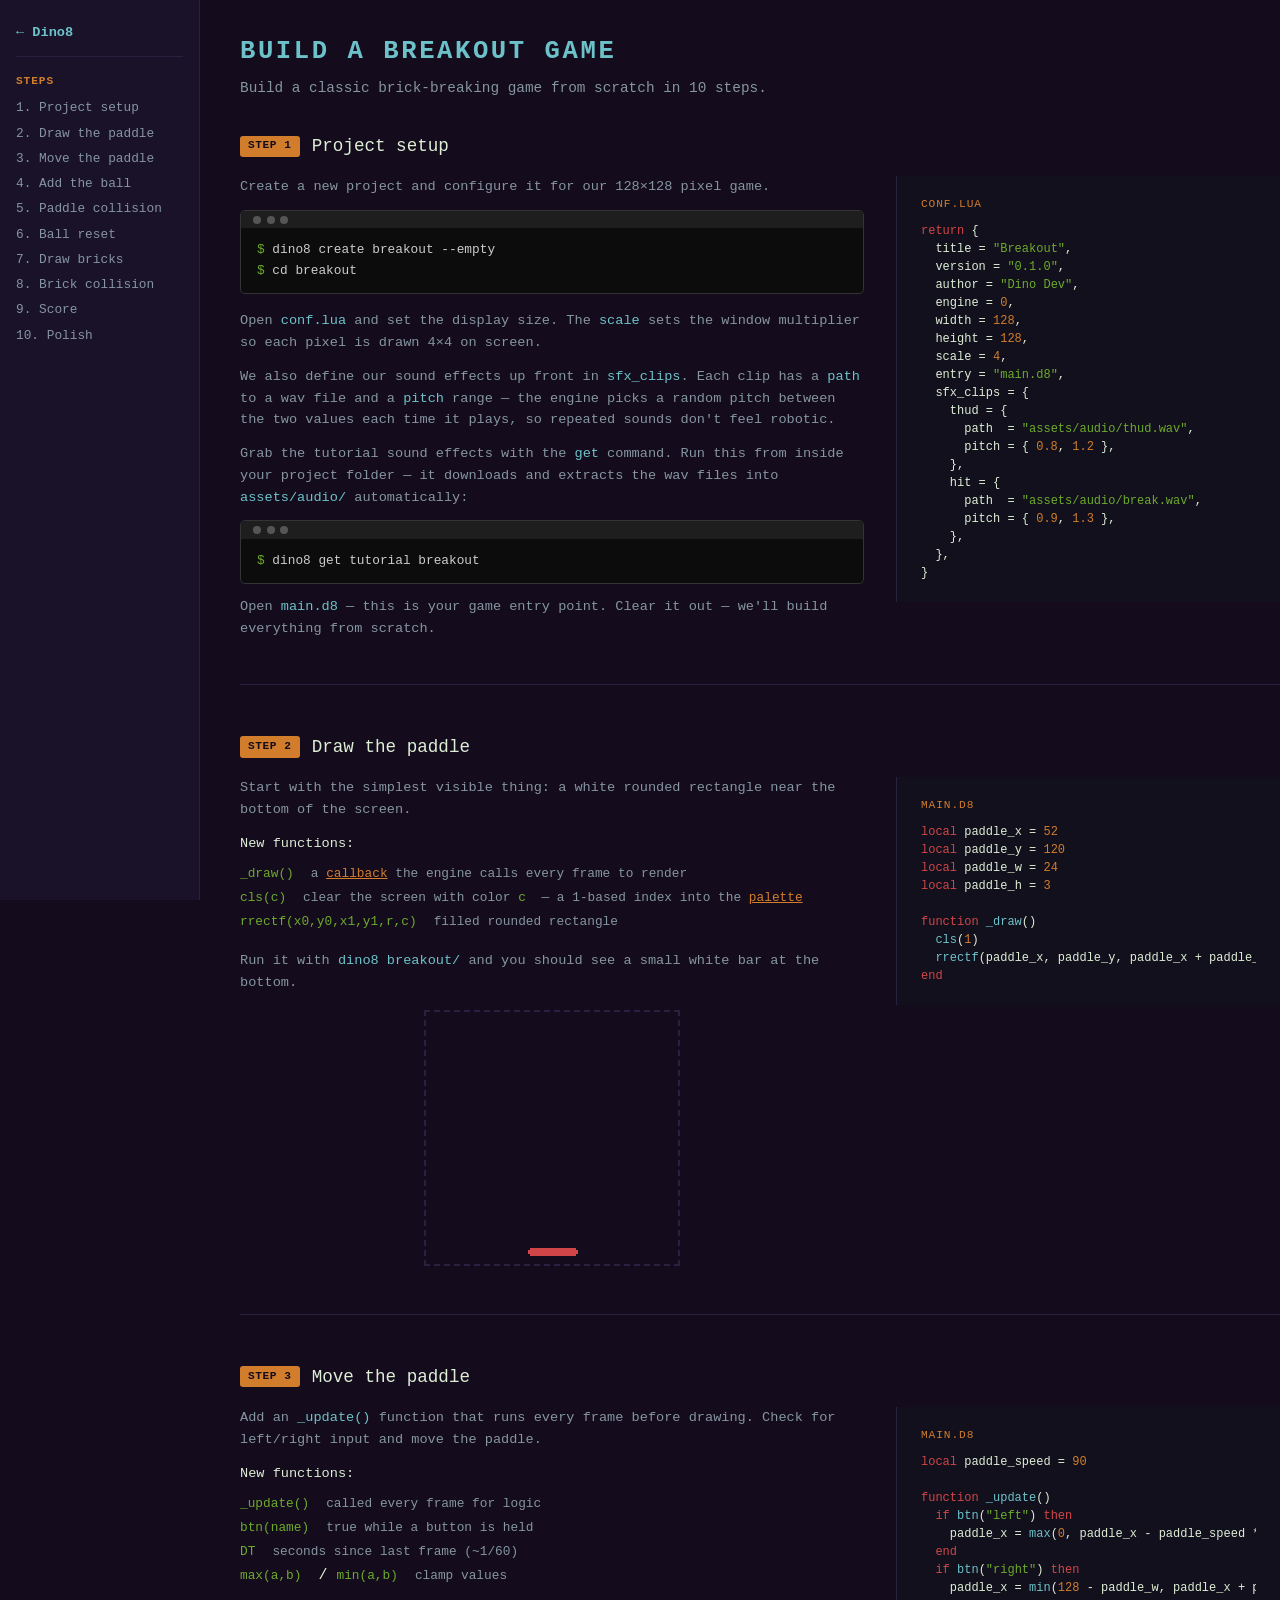
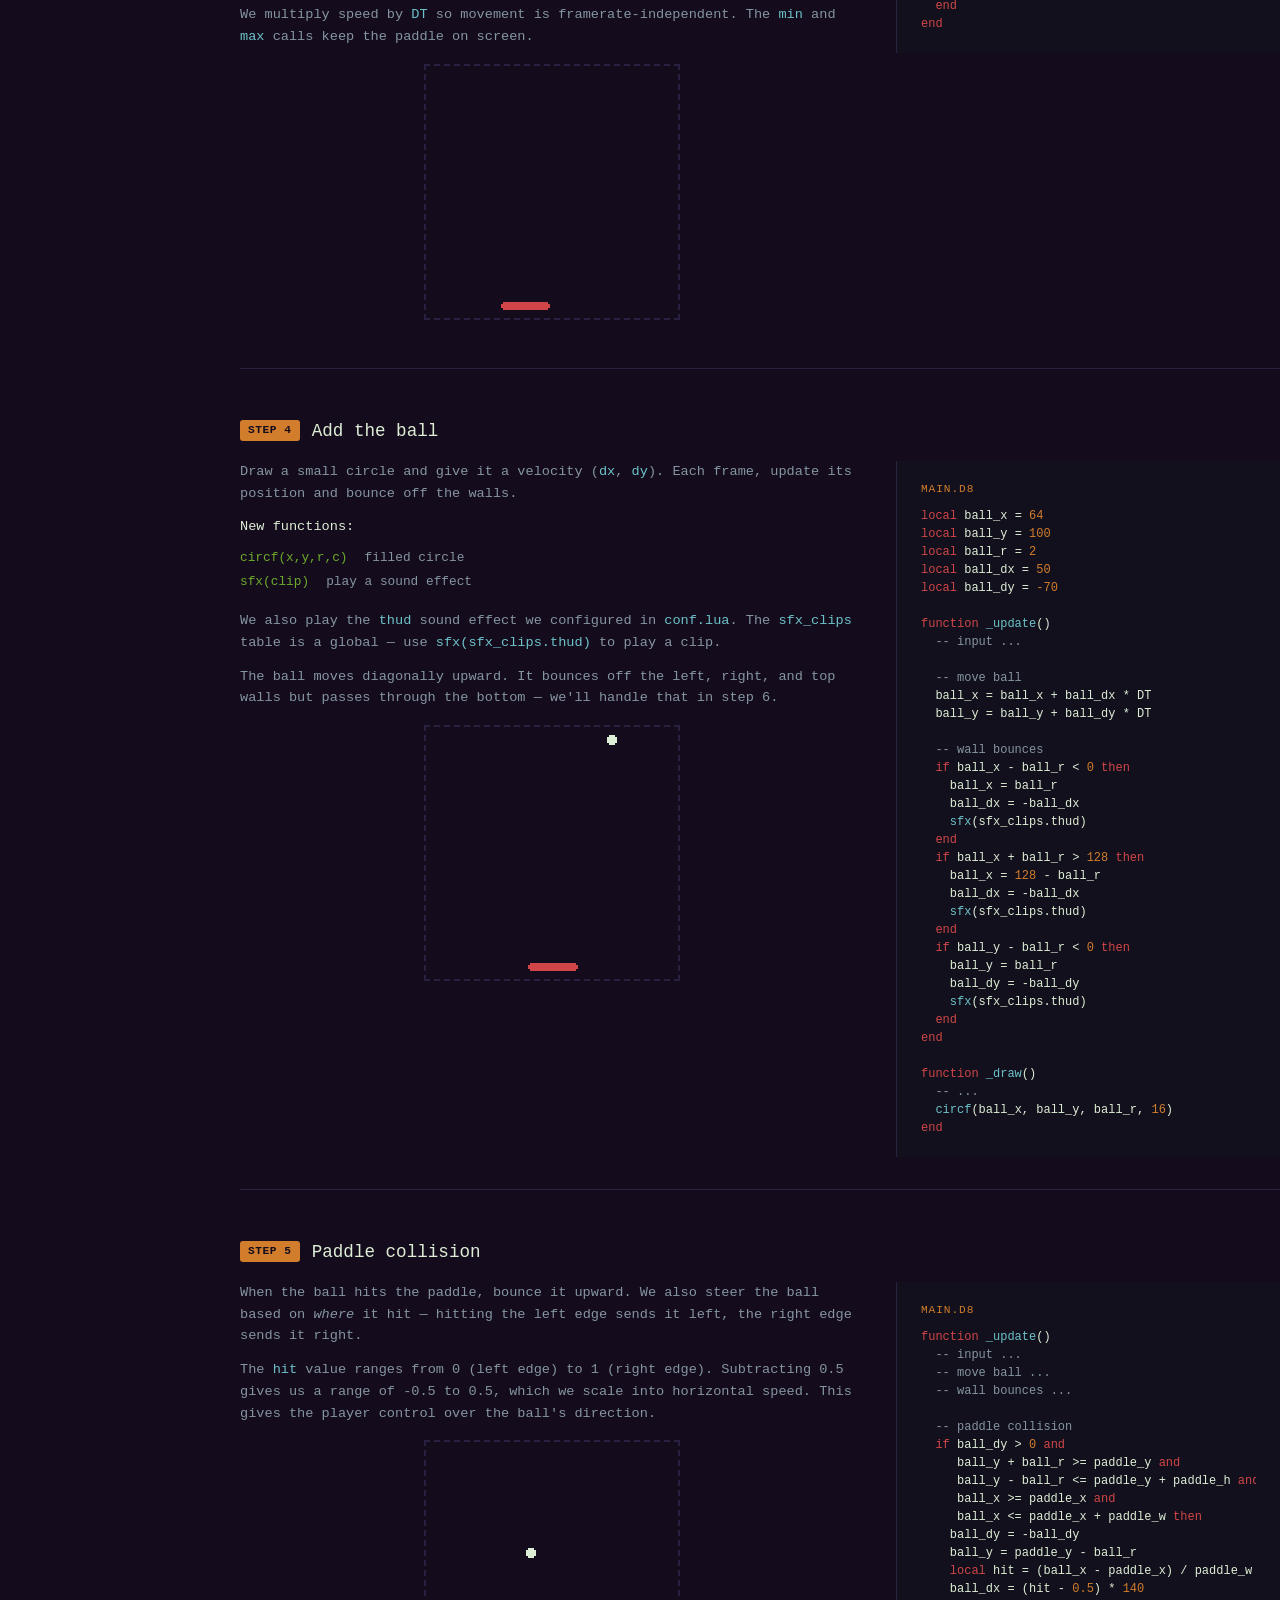
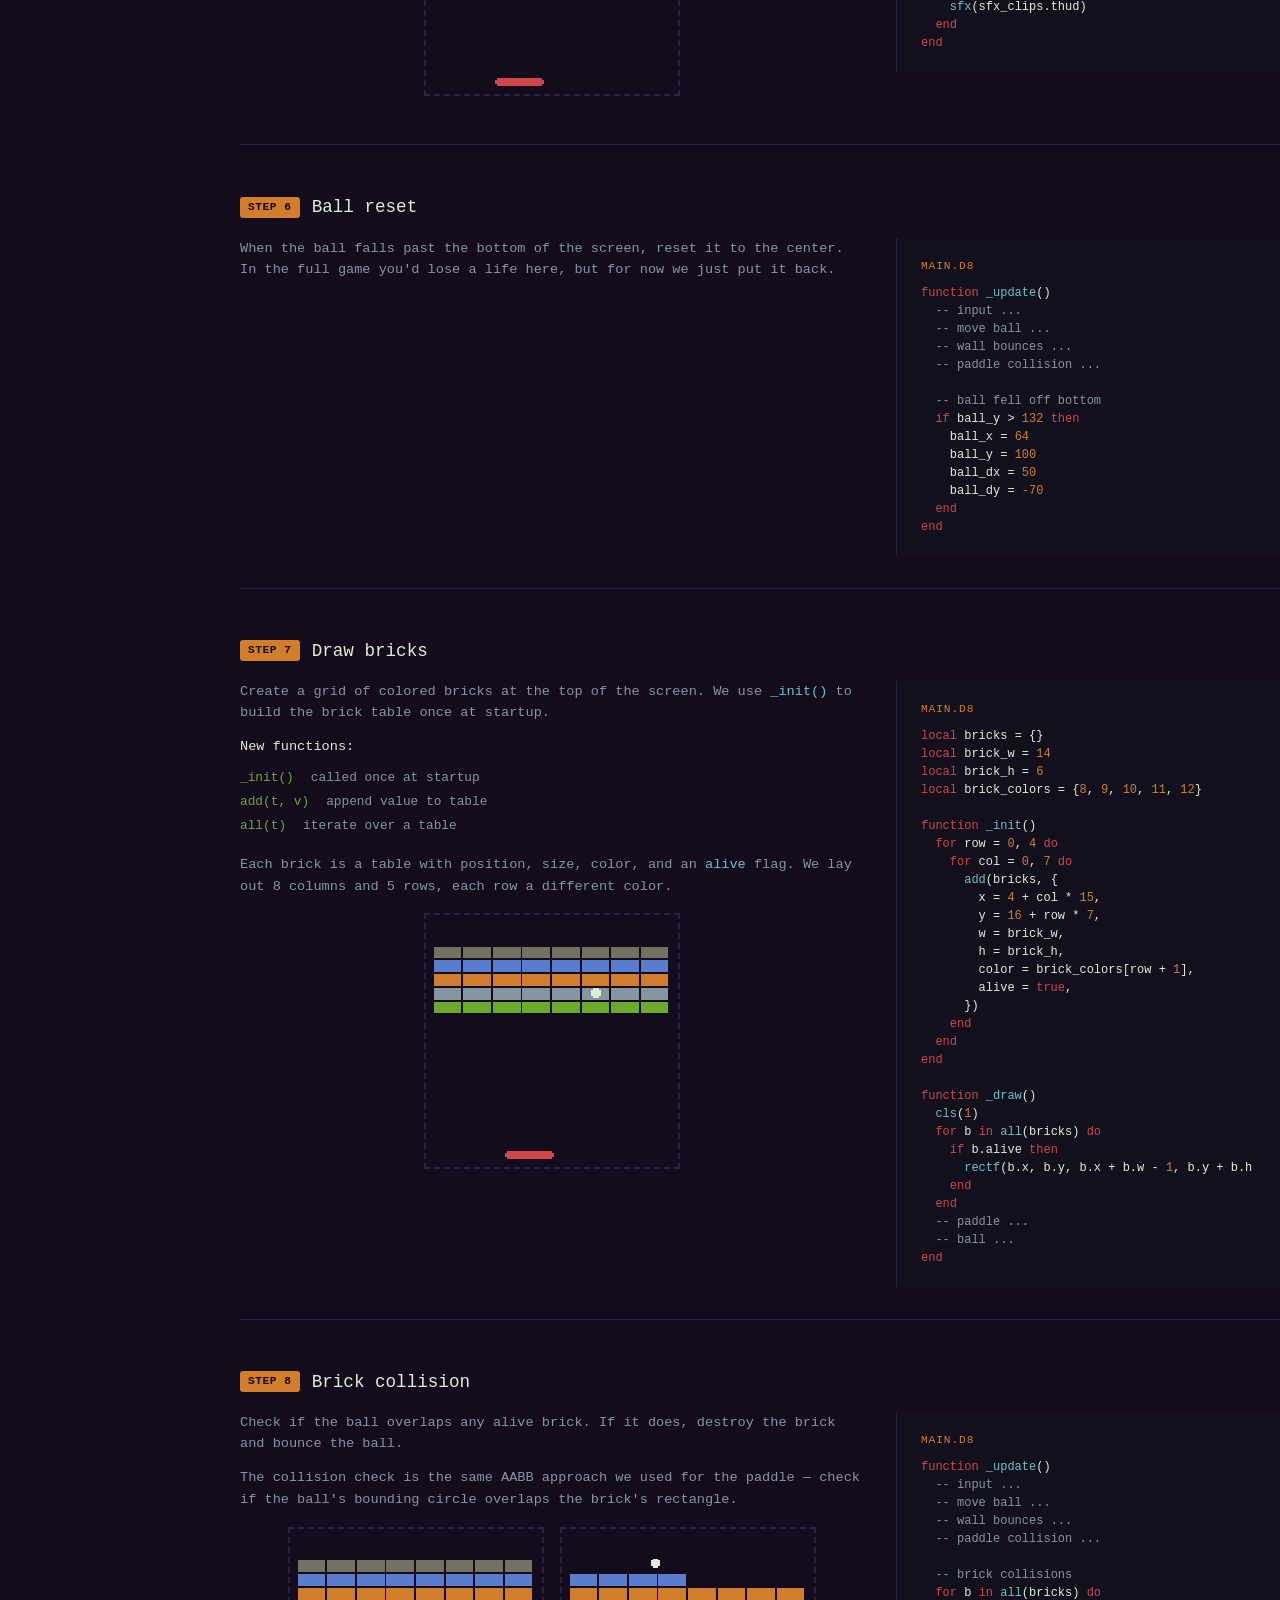
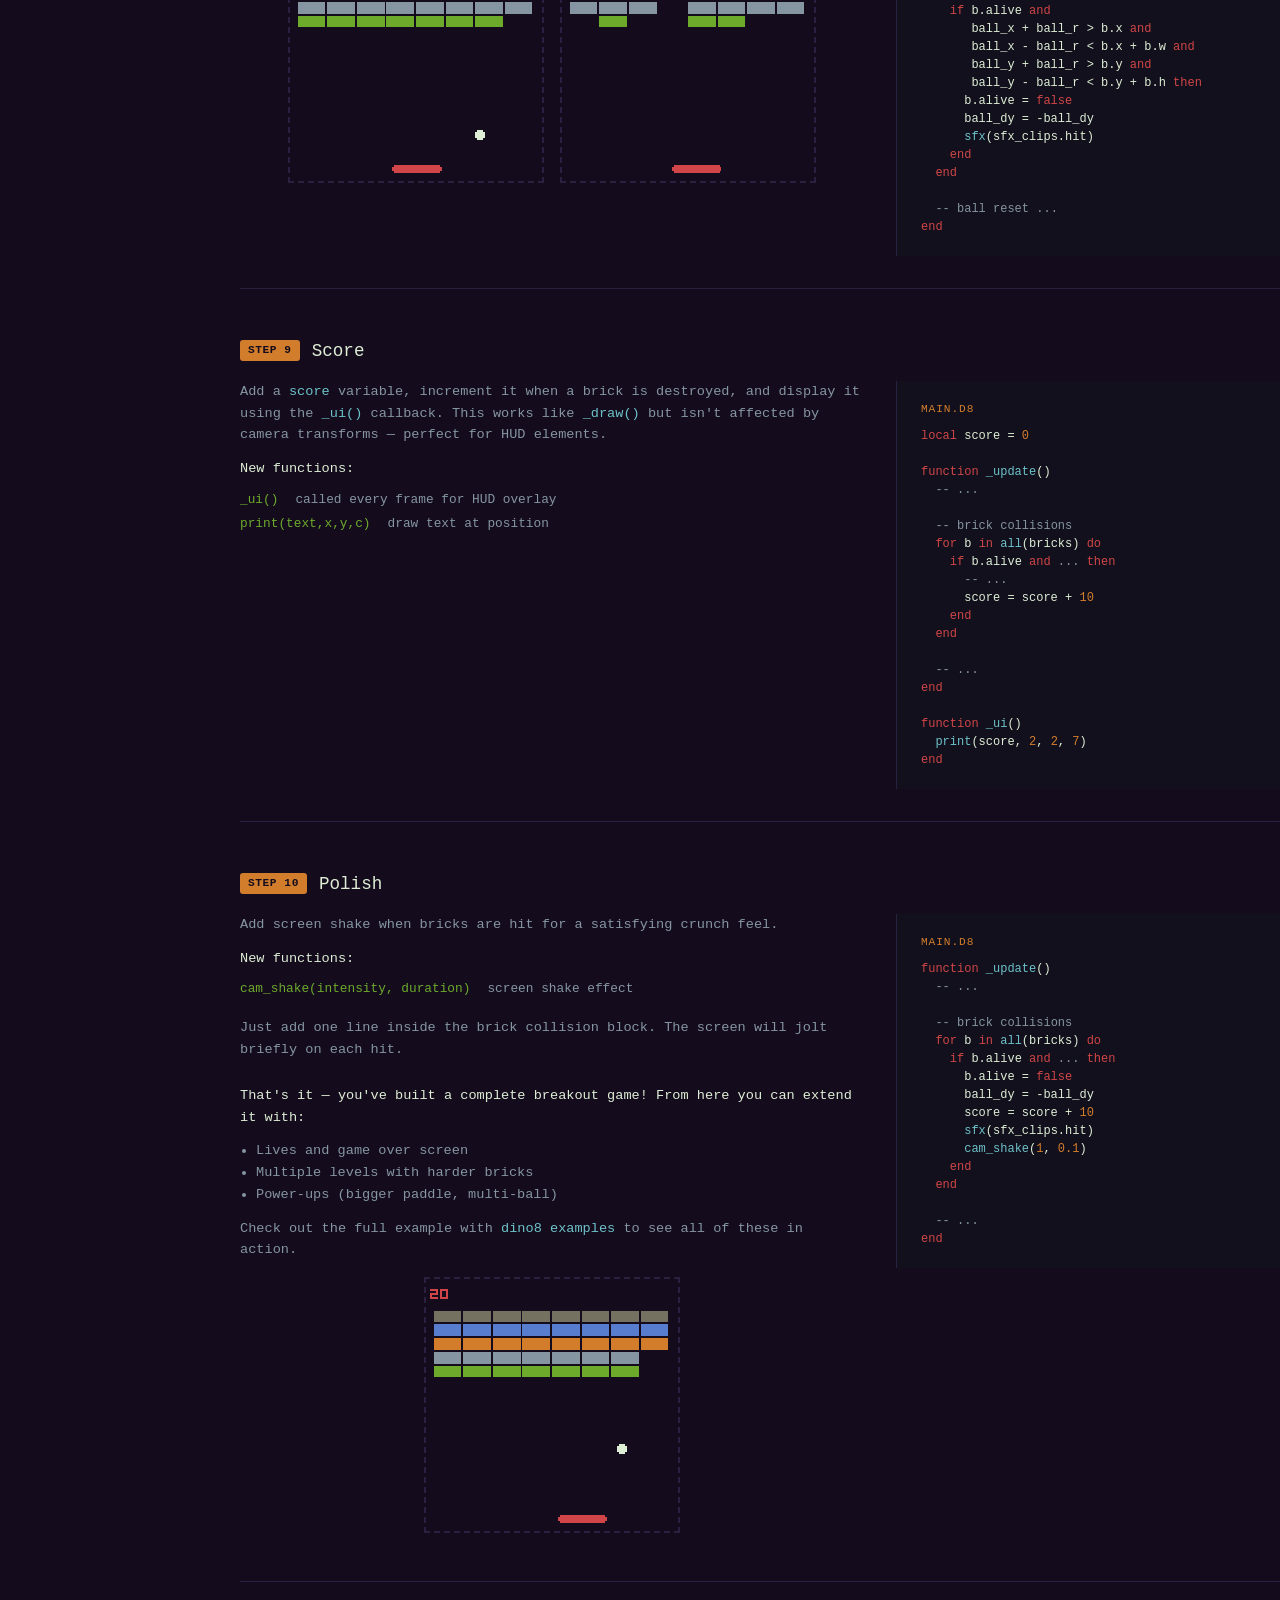
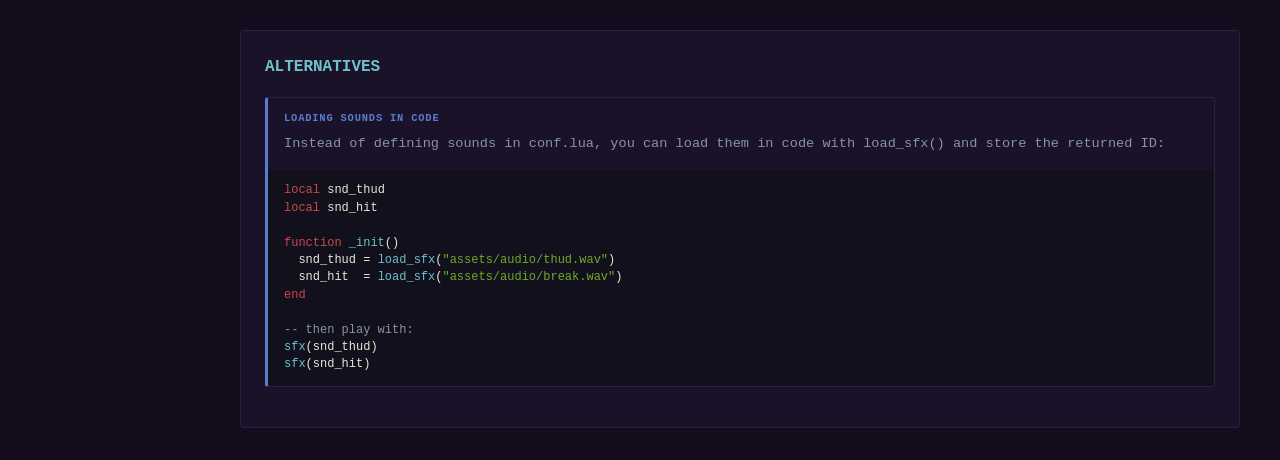
<file: tutorials/breakout.html>
<!DOCTYPE html>
<html lang="en">
<head>
  <meta charset="UTF-8">
  <meta name="viewport" content="width=device-width, initial-scale=1.0">
  <title>Dino8 Tutorial: Breakout</title>
  <link rel="icon" href="../favicon.ico" type="image/x-icon">
  <link rel="stylesheet" href="../shared.css">
  <link rel="stylesheet" href="breakout.css">
</head>
<body>
  <div class="layout">
    <nav>
      <a href="../" class="back">&larr; Dino8</a>
      <h3>STEPS</h3>
      <a href="#step-1">1. Project setup</a>
      <a href="#step-2">2. Draw the paddle</a>
      <a href="#step-3">3. Move the paddle</a>
      <a href="#step-4">4. Add the ball</a>
      <a href="#step-5">5. Paddle collision</a>
      <a href="#step-6">6. Ball reset</a>
      <a href="#step-7">7. Draw bricks</a>
      <a href="#step-8">8. Brick collision</a>
      <a href="#step-9">9. Score</a>
      <a href="#step-10">10. Polish</a>
    </nav>

    <main>
      <h1>BUILD A BREAKOUT GAME</h1>
      <p class="subtitle">Build a classic brick-breaking game from scratch in 10 steps.</p>

      <!-- STEP 1 -->
      <div class="step" id="step-1">
        <div class="step-header">
          <span class="step-number">STEP 1</span>
          <span class="step-title">Project setup</span>
        </div>
        <div class="step-split">
          <div class="step-docs">
            <p>Create a new project and configure it for our 128&times;128 pixel game.</p>
<div class="terminal">
  <div class="terminal-bar"><span class="terminal-dot"></span><span class="terminal-dot"></span><span class="terminal-dot"></span></div>
  <pre><span class="t-prompt">$</span> dino8 create breakout --empty
<span class="t-prompt">$</span> cd breakout</pre>
</div>
            <p style="margin-top: 1rem;">Open <code>conf.lua</code> and set the display size. The <code>scale</code> sets the window multiplier so each pixel is drawn 4&times;4 on screen.</p>
            <p>We also define our sound effects up front in <code>sfx_clips</code>. Each clip has a <code>path</code> to a wav file and a <code>pitch</code> range &mdash; the engine picks a random pitch between the two values each time it plays, so repeated sounds don't feel robotic.</p>
            <p>Grab the tutorial sound effects with the <code>get</code> command. Run this from inside your project folder &mdash; it downloads and extracts the wav files into <code>assets/audio/</code> automatically:</p>
<div class="terminal">
  <div class="terminal-bar"><span class="terminal-dot"></span><span class="terminal-dot"></span><span class="terminal-dot"></span></div>
  <pre><span class="t-prompt">$</span> dino8 get tutorial breakout</pre>
</div>
            <p>Open <code>main.d8</code> &mdash; this is your game entry point. Clear it out &mdash; we'll build everything from scratch.</p>
          </div>
          <div class="step-code">
            <div class="code-header">
              <span class="code-label">CONF.LUA</span>
            </div>
<pre><span class="c-kw">return</span> {
  title = <span class="c-str">"Breakout"</span>,
  version = <span class="c-str">"0.1.0"</span>,
  author = <span class="c-str">"Dino Dev"</span>,
  engine = <span class="c-num">0</span>,
  width = <span class="c-num">128</span>,
  height = <span class="c-num">128</span>,
  scale = <span class="c-num">4</span>,
  entry = <span class="c-str">"main.d8"</span>,
  sfx_clips = {
    thud = {
      path  = <span class="c-str">"assets/audio/thud.wav"</span>,
      pitch = { <span class="c-num">0.8</span>, <span class="c-num">1.2</span> },
    },
    hit = {
      path  = <span class="c-str">"assets/audio/break.wav"</span>,
      pitch = { <span class="c-num">0.9</span>, <span class="c-num">1.3</span> },
    },
  },
}</pre>
          </div>
        </div>
      </div>

      <!-- STEP 2 -->
      <div class="step" id="step-2">
        <div class="step-header">
          <span class="step-number">STEP 2</span>
          <span class="step-title">Draw the paddle</span>
        </div>
        <div class="step-split">
          <div class="step-docs">
            <p>Start with the simplest visible thing: a white rounded rectangle near the bottom of the screen.</p>
            <div class="api-intro">New functions:</div>
            <div class="api-list">
              <div><code>_draw()</code> <span>a <a href="../api.html#callbacks">callback</a> the engine calls every frame to render</span></div>
              <div><code>cls(c)</code> <span>clear the screen with color <code>c</code> &mdash; a 1-based index into the <a href="../api.html#palette">palette</a></span></div>
              <div><code>rrectf(x0,y0,x1,y1,r,c)</code> <span>filled rounded rectangle</span></div>
            </div>
            <p>Run it with <code>dino8 breakout/</code> and you should see a small white bar at the bottom.</p>
            <div class="gif-container">
              <img src="images/breakout/step-02-paddle.gif" alt="Step 2: paddle drawn" onerror="this.parentElement.innerHTML='<div class=gif-placeholder>coming soon</div>'">
            </div>
          </div>
          <div class="step-code">
            <div class="code-header">
              <span class="code-label">MAIN.D8</span>
            </div>
<pre><span class="c-kw">local</span> paddle_x = <span class="c-num">52</span>
<span class="c-kw">local</span> paddle_y = <span class="c-num">120</span>
<span class="c-kw">local</span> paddle_w = <span class="c-num">24</span>
<span class="c-kw">local</span> paddle_h = <span class="c-num">3</span>

<span class="c-kw">function</span> <span class="c-fn">_draw</span>()
  <span class="c-fn">cls</span>(<span class="c-num">1</span>)
  <span class="c-fn">rrectf</span>(paddle_x, paddle_y, paddle_x + paddle_w, paddle_y + paddle_h, <span class="c-num">1</span>, <span class="c-num">7</span>)
<span class="c-kw">end</span></pre>
          </div>
        </div>
      </div>

      <!-- STEP 3 -->
      <div class="step" id="step-3">
        <div class="step-header">
          <span class="step-number">STEP 3</span>
          <span class="step-title">Move the paddle</span>
        </div>
        <div class="step-split">
          <div class="step-docs">
            <p>Add an <code>_update()</code> function that runs every frame before drawing. Check for left/right input and move the paddle.</p>
            <div class="api-intro">New functions:</div>
            <div class="api-list">
              <div><code>_update()</code> <span>called every frame for logic</span></div>
              <div><code>btn(name)</code> <span>true while a button is held</span></div>
              <div><code>DT</code> <span>seconds since last frame (~1/60)</span></div>
              <div><code>max(a,b)</code> / <code>min(a,b)</code> <span>clamp values</span></div>
            </div>
            <p>We multiply speed by <code>DT</code> so movement is framerate-independent. The <code>min</code> and <code>max</code> calls keep the paddle on screen.</p>
            <div class="gif-container">
              <img src="images/breakout/step-03-move.gif" alt="Step 3: paddle moves" onerror="this.parentElement.innerHTML='<div class=gif-placeholder>coming soon</div>'">
            </div>
          </div>
          <div class="step-code">
            <div class="code-header">
              <span class="code-label">MAIN.D8</span>
            </div>
<pre><span class="c-kw">local</span> paddle_speed = <span class="c-num">90</span>

<span class="c-kw">function</span> <span class="c-fn">_update</span>()
  <span class="c-kw">if</span> <span class="c-fn">btn</span>(<span class="c-str">"left"</span>) <span class="c-kw">then</span>
    paddle_x = <span class="c-fn">max</span>(<span class="c-num">0</span>, paddle_x - paddle_speed * DT)
  <span class="c-kw">end</span>
  <span class="c-kw">if</span> <span class="c-fn">btn</span>(<span class="c-str">"right"</span>) <span class="c-kw">then</span>
    paddle_x = <span class="c-fn">min</span>(<span class="c-num">128</span> - paddle_w, paddle_x + paddle_speed * DT)
  <span class="c-kw">end</span>
<span class="c-kw">end</span></pre>
          </div>
        </div>
      </div>

      <!-- STEP 4 -->
      <div class="step" id="step-4">
        <div class="step-header">
          <span class="step-number">STEP 4</span>
          <span class="step-title">Add the ball</span>
        </div>
        <div class="step-split">
          <div class="step-docs">
            <p>Draw a small circle and give it a velocity (<code>dx</code>, <code>dy</code>). Each frame, update its position and bounce off the walls.</p>
            <div class="api-intro">New functions:</div>
            <div class="api-list">
              <div><code>circf(x,y,r,c)</code> <span>filled circle</span></div>
              <div><code>sfx(clip)</code> <span>play a sound effect</span></div>
            </div>
            <p>We also play the <code>thud</code> sound effect we configured in <code>conf.lua</code>. The <code>sfx_clips</code> table is a global &mdash; use <code>sfx(sfx_clips.thud)</code> to play a clip.</p>
            <p>The ball moves diagonally upward. It bounces off the left, right, and top walls but passes through the bottom &mdash; we'll handle that in step 6.</p>
            <div class="gif-container">
              <img src="images/breakout/step-04-ball.gif" alt="Step 4: ball bouncing off walls" onerror="this.parentElement.innerHTML='<div class=gif-placeholder>coming soon</div>'">
            </div>
          </div>
          <div class="step-code">
            <div class="code-header">
              <span class="code-label">MAIN.D8</span>
            </div>
<pre><span class="c-kw">local</span> ball_x = <span class="c-num">64</span>
<span class="c-kw">local</span> ball_y = <span class="c-num">100</span>
<span class="c-kw">local</span> ball_r = <span class="c-num">2</span>
<span class="c-kw">local</span> ball_dx = <span class="c-num">50</span>
<span class="c-kw">local</span> ball_dy = <span class="c-num">-70</span>

<span class="c-kw">function</span> <span class="c-fn">_update</span>()
  <span class="c-comment">-- input ...</span>

  <span class="c-comment">-- move ball</span>
  ball_x = ball_x + ball_dx * DT
  ball_y = ball_y + ball_dy * DT

  <span class="c-comment">-- wall bounces</span>
  <span class="c-kw">if</span> ball_x - ball_r &lt; <span class="c-num">0</span> <span class="c-kw">then</span>
    ball_x = ball_r
    ball_dx = -ball_dx
    <span class="c-fn">sfx</span>(sfx_clips.thud)
  <span class="c-kw">end</span>
  <span class="c-kw">if</span> ball_x + ball_r &gt; <span class="c-num">128</span> <span class="c-kw">then</span>
    ball_x = <span class="c-num">128</span> - ball_r
    ball_dx = -ball_dx
    <span class="c-fn">sfx</span>(sfx_clips.thud)
  <span class="c-kw">end</span>
  <span class="c-kw">if</span> ball_y - ball_r &lt; <span class="c-num">0</span> <span class="c-kw">then</span>
    ball_y = ball_r
    ball_dy = -ball_dy
    <span class="c-fn">sfx</span>(sfx_clips.thud)
  <span class="c-kw">end</span>
<span class="c-kw">end</span>

<span class="c-kw">function</span> <span class="c-fn">_draw</span>()
  <span class="c-comment">-- ...</span>
  <span class="c-fn">circf</span>(ball_x, ball_y, ball_r, <span class="c-num">16</span>)
<span class="c-kw">end</span></pre>
          </div>
        </div>
      </div>

      <!-- STEP 5 -->
      <div class="step" id="step-5">
        <div class="step-header">
          <span class="step-number">STEP 5</span>
          <span class="step-title">Paddle collision</span>
        </div>
        <div class="step-split">
          <div class="step-docs">
            <p>When the ball hits the paddle, bounce it upward. We also steer the ball based on <em>where</em> it hit &mdash; hitting the left edge sends it left, the right edge sends it right.</p>
            <p>The <code>hit</code> value ranges from 0 (left edge) to 1 (right edge). Subtracting 0.5 gives us a range of -0.5 to 0.5, which we scale into horizontal speed. This gives the player control over the ball's direction.</p>
            <div class="gif-container">
              <img src="images/breakout/step-05-paddle-hit.gif" alt="Step 5: ball bouncing off paddle" onerror="this.parentElement.innerHTML='<div class=gif-placeholder>coming soon</div>'">
            </div>
          </div>
          <div class="step-code">
            <div class="code-header">
              <span class="code-label">MAIN.D8</span>
            </div>
<pre><span class="c-kw">function</span> <span class="c-fn">_update</span>()
  <span class="c-comment">-- input ...</span>
  <span class="c-comment">-- move ball ...</span>
  <span class="c-comment">-- wall bounces ...</span>

  <span class="c-comment">-- paddle collision</span>
  <span class="c-kw">if</span> ball_dy &gt; <span class="c-num">0</span> <span class="c-kw">and</span>
     ball_y + ball_r &gt;= paddle_y <span class="c-kw">and</span>
     ball_y - ball_r &lt;= paddle_y + paddle_h <span class="c-kw">and</span>
     ball_x &gt;= paddle_x <span class="c-kw">and</span>
     ball_x &lt;= paddle_x + paddle_w <span class="c-kw">then</span>
    ball_dy = -ball_dy
    ball_y = paddle_y - ball_r
    <span class="c-kw">local</span> hit = (ball_x - paddle_x) / paddle_w
    ball_dx = (hit - <span class="c-num">0.5</span>) * <span class="c-num">140</span>
    <span class="c-fn">sfx</span>(sfx_clips.thud)
  <span class="c-kw">end</span>
<span class="c-kw">end</span></pre>
          </div>
        </div>
      </div>

      <!-- STEP 6 -->
      <div class="step" id="step-6">
        <div class="step-header">
          <span class="step-number">STEP 6</span>
          <span class="step-title">Ball reset</span>
        </div>
        <div class="step-split">
          <div class="step-docs">
            <p>When the ball falls past the bottom of the screen, reset it to the center. In the full game you'd lose a life here, but for now we just put it back.</p>
            <!-- <div class="gif-container">
              <img src="images/breakout/step-06-reset.gif" alt="Step 6: ball resets after falling" onerror="this.parentElement.innerHTML='<div class=gif-placeholder>coming soon</div>'">
            </div> -->
          </div>
          <div class="step-code">
            <div class="code-header">
              <span class="code-label">MAIN.D8</span>
            </div>
<pre><span class="c-kw">function</span> <span class="c-fn">_update</span>()
  <span class="c-comment">-- input ...</span>
  <span class="c-comment">-- move ball ...</span>
  <span class="c-comment">-- wall bounces ...</span>
  <span class="c-comment">-- paddle collision ...</span>

  <span class="c-comment">-- ball fell off bottom</span>
  <span class="c-kw">if</span> ball_y &gt; <span class="c-num">132</span> <span class="c-kw">then</span>
    ball_x = <span class="c-num">64</span>
    ball_y = <span class="c-num">100</span>
    ball_dx = <span class="c-num">50</span>
    ball_dy = <span class="c-num">-70</span>
  <span class="c-kw">end</span>
<span class="c-kw">end</span></pre>
          </div>
        </div>
      </div>

      <!-- STEP 7 -->
      <div class="step" id="step-7">
        <div class="step-header">
          <span class="step-number">STEP 7</span>
          <span class="step-title">Draw bricks</span>
        </div>
        <div class="step-split">
          <div class="step-docs">
            <p>Create a grid of colored bricks at the top of the screen. We use <code>_init()</code> to build the brick table once at startup.</p>
            <div class="api-intro">New functions:</div>
            <div class="api-list">
              <div><code>_init()</code> <span>called once at startup</span></div>
              <div><code>add(t, v)</code> <span>append value to table</span></div>
              <div><code>all(t)</code> <span>iterate over a table</span></div>
            </div>
            <p>Each brick is a table with position, size, color, and an <code>alive</code> flag. We lay out 8 columns and 5 rows, each row a different color.</p>
            <div class="gif-container">
              <img src="images/breakout/step-07-bricks.gif" alt="Step 7: brick grid" onerror="this.parentElement.innerHTML='<div class=gif-placeholder>coming soon</div>'">
            </div>
          </div>
          <div class="step-code">
            <div class="code-header">
              <span class="code-label">MAIN.D8</span>
            </div>
<pre><span class="c-kw">local</span> bricks = {}
<span class="c-kw">local</span> brick_w = <span class="c-num">14</span>
<span class="c-kw">local</span> brick_h = <span class="c-num">6</span>
<span class="c-kw">local</span> brick_colors = {<span class="c-num">8</span>, <span class="c-num">9</span>, <span class="c-num">10</span>, <span class="c-num">11</span>, <span class="c-num">12</span>}

<span class="c-kw">function</span> <span class="c-fn">_init</span>()
  <span class="c-kw">for</span> row = <span class="c-num">0</span>, <span class="c-num">4</span> <span class="c-kw">do</span>
    <span class="c-kw">for</span> col = <span class="c-num">0</span>, <span class="c-num">7</span> <span class="c-kw">do</span>
      <span class="c-fn">add</span>(bricks, {
        x = <span class="c-num">4</span> + col * <span class="c-num">15</span>,
        y = <span class="c-num">16</span> + row * <span class="c-num">7</span>,
        w = brick_w,
        h = brick_h,
        color = brick_colors[row + <span class="c-num">1</span>],
        alive = <span class="c-kw">true</span>,
      })
    <span class="c-kw">end</span>
  <span class="c-kw">end</span>
<span class="c-kw">end</span>

<span class="c-kw">function</span> <span class="c-fn">_draw</span>()
  <span class="c-fn">cls</span>(<span class="c-num">1</span>)
  <span class="c-kw">for</span> b <span class="c-kw">in</span> <span class="c-fn">all</span>(bricks) <span class="c-kw">do</span>
    <span class="c-kw">if</span> b.alive <span class="c-kw">then</span>
      <span class="c-fn">rectf</span>(b.x, b.y, b.x + b.w - <span class="c-num">1</span>, b.y + b.h - <span class="c-num">1</span>, b.color)
    <span class="c-kw">end</span>
  <span class="c-kw">end</span>
  <span class="c-comment">-- paddle ...</span>
  <span class="c-comment">-- ball ...</span>
<span class="c-kw">end</span></pre>
          </div>
        </div>
      </div>

      <!-- STEP 8 -->
      <div class="step" id="step-8">
        <div class="step-header">
          <span class="step-number">STEP 8</span>
          <span class="step-title">Brick collision</span>
        </div>
        <div class="step-split">
          <div class="step-docs">
            <p>Check if the ball overlaps any alive brick. If it does, destroy the brick and bounce the ball.</p>
            <p>The collision check is the same AABB approach we used for the paddle &mdash; check if the ball's bounding circle overlaps the brick's rectangle.</p>
            <div class="gif-container">
              <img src="images/breakout/step-08-brick-hit-1.gif" alt="Step 8: bricks being destroyed" onerror="this.parentElement.innerHTML='<div class=gif-placeholder>coming soon</div>'">
			<img src="images/breakout/step-08-brick-hit-2.gif" alt="Step 8: bricks being destroyed"
				onerror="this.parentElement.innerHTML='<div class=gif-placeholder>coming soon</div>'">
            </div>
          </div>
          <div class="step-code">
            <div class="code-header">
              <span class="code-label">MAIN.D8</span>
            </div>
<pre><span class="c-kw">function</span> <span class="c-fn">_update</span>()
  <span class="c-comment">-- input ...</span>
  <span class="c-comment">-- move ball ...</span>
  <span class="c-comment">-- wall bounces ...</span>
  <span class="c-comment">-- paddle collision ...</span>

  <span class="c-comment">-- brick collisions</span>
  <span class="c-kw">for</span> b <span class="c-kw">in</span> <span class="c-fn">all</span>(bricks) <span class="c-kw">do</span>
    <span class="c-kw">if</span> b.alive <span class="c-kw">and</span>
       ball_x + ball_r &gt; b.x <span class="c-kw">and</span>
       ball_x - ball_r &lt; b.x + b.w <span class="c-kw">and</span>
       ball_y + ball_r &gt; b.y <span class="c-kw">and</span>
       ball_y - ball_r &lt; b.y + b.h <span class="c-kw">then</span>
      b.alive = <span class="c-kw">false</span>
      ball_dy = -ball_dy
      <span class="c-fn">sfx</span>(sfx_clips.hit)
    <span class="c-kw">end</span>
  <span class="c-kw">end</span>

  <span class="c-comment">-- ball reset ...</span>
<span class="c-kw">end</span></pre>
          </div>
        </div>
      </div>

      <!-- STEP 9 -->
      <div class="step" id="step-9">
        <div class="step-header">
          <span class="step-number">STEP 9</span>
          <span class="step-title">Score</span>
        </div>
        <div class="step-split">
          <div class="step-docs">
            <p>Add a <code>score</code> variable, increment it when a brick is destroyed, and display it using the <code>_ui()</code> callback. This works like <code>_draw()</code> but isn't affected by camera transforms &mdash; perfect for HUD elements.</p>
            <div class="api-intro">New functions:</div>
            <div class="api-list">
              <div><code>_ui()</code> <span>called every frame for HUD overlay</span></div>
              <div><code>print(text,x,y,c)</code> <span>draw text at position</span></div>
            </div>
            <!-- <div class="gif-container">
              <img src="images/breakout/step-09-score.gif" alt="Step 9: score display" onerror="this.parentElement.innerHTML='<div class=gif-placeholder>coming soon</div>'">
            </div> -->
          </div>
          <div class="step-code">
            <div class="code-header">
              <span class="code-label">MAIN.D8</span>
            </div>
<pre><span class="c-kw">local</span> score = <span class="c-num">0</span>

<span class="c-kw">function</span> <span class="c-fn">_update</span>()
  <span class="c-comment">-- ...</span>

  <span class="c-comment">-- brick collisions</span>
  <span class="c-kw">for</span> b <span class="c-kw">in</span> <span class="c-fn">all</span>(bricks) <span class="c-kw">do</span>
    <span class="c-kw">if</span> b.alive <span class="c-kw">and</span> <span class="c-comment">...</span> <span class="c-kw">then</span>
      <span class="c-comment">-- ...</span>
      score = score + <span class="c-num">10</span>
    <span class="c-kw">end</span>
  <span class="c-kw">end</span>

  <span class="c-comment">-- ...</span>
<span class="c-kw">end</span>

<span class="c-kw">function</span> <span class="c-fn">_ui</span>()
  <span class="c-fn">print</span>(score, <span class="c-num">2</span>, <span class="c-num">2</span>, <span class="c-num">7</span>)
<span class="c-kw">end</span></pre>
          </div>
        </div>
      </div>

      <!-- STEP 10 -->
      <div class="step" id="step-10">
        <div class="step-header">
          <span class="step-number">STEP 10</span>
          <span class="step-title">Polish</span>
        </div>
        <div class="step-split">
          <div class="step-docs">
            <p>Add screen shake when bricks are hit for a satisfying crunch feel.</p>
            <div class="api-intro">New functions:</div>
            <div class="api-list">
              <div><code>cam_shake(intensity, duration)</code> <span>screen shake effect</span></div>
            </div>
            <p>Just add one line inside the brick collision block. The screen will jolt briefly on each hit.</p>
            <p style="margin-top: 1.5rem; color: var(--text);">That's it &mdash; you've built a complete breakout game! From here you can extend it with:</p>
            <ul style="color: var(--dim); font-size: 0.85rem; margin-left: 1rem; margin-top: 0.5rem;">
              <li>Lives and game over screen</li>
              <li>Multiple levels with harder bricks</li>
              <li>Power-ups (bigger paddle, multi-ball)</li>
            </ul>
            <p style="margin-top: 0.75rem;">Check out the full example with <code>dino8 examples</code> to see all of these in action.</p>
            <div class="gif-container">
              <img src="images/breakout/step-10-polish.gif" alt="Step 10: finished game with shake" onerror="this.parentElement.innerHTML='<div class=gif-placeholder>coming soon</div>'">
            </div>
          </div>
          <div class="step-code">
            <div class="code-header">
              <span class="code-label">MAIN.D8</span>
            </div>
<pre><span class="c-kw">function</span> <span class="c-fn">_update</span>()
  <span class="c-comment">-- ...</span>

  <span class="c-comment">-- brick collisions</span>
  <span class="c-kw">for</span> b <span class="c-kw">in</span> <span class="c-fn">all</span>(bricks) <span class="c-kw">do</span>
    <span class="c-kw">if</span> b.alive <span class="c-kw">and</span> <span class="c-comment">...</span> <span class="c-kw">then</span>
      b.alive = <span class="c-kw">false</span>
      ball_dy = -ball_dy
      score = score + <span class="c-num">10</span>
      <span class="c-fn">sfx</span>(sfx_clips.hit)
      <span class="c-fn">cam_shake</span>(<span class="c-num">1</span>, <span class="c-num">0.1</span>)
    <span class="c-kw">end</span>
  <span class="c-kw">end</span>

  <span class="c-comment">-- ...</span>
<span class="c-kw">end</span></pre>
          </div>
        </div>
      </div>
      <!-- ALTERNATIVES -->
      <div class="final-section" style="margin-top: 1.5rem;">
        <h2>ALTERNATIVES</h2>
        <div class="alt-box">
          <div class="alt-label">LOADING SOUNDS IN CODE</div>
          <p>Instead of defining sounds in <code>conf.lua</code>, you can load them in code with <code>load_sfx()</code> and store the returned ID:</p>
<pre><span class="c-kw">local</span> snd_thud
<span class="c-kw">local</span> snd_hit

<span class="c-kw">function</span> <span class="c-fn">_init</span>()
  snd_thud = <span class="c-fn">load_sfx</span>(<span class="c-str">"assets/audio/thud.wav"</span>)
  snd_hit  = <span class="c-fn">load_sfx</span>(<span class="c-str">"assets/audio/break.wav"</span>)
<span class="c-kw">end</span>

<span class="c-comment">-- then play with:</span>
<span class="c-fn">sfx</span>(snd_thud)
<span class="c-fn">sfx</span>(snd_hit)</pre>
        </div>
      </div>

    </main>
  </div>
</body>
</html>
</file>
<file: shared.css>
:root {
  --bg: #140C1C;
  --bg2: #1a1228;
  --text: #DEEED6;
  --dim: #8595A1;
  --accent: #6DC2CA;
  --green: #6DAA2C;
  --orange: #D27D2C;
  --red: #D04648;
  --blue: #597DCE;
  --yellow: #DAD45E;
}

* { margin: 0; padding: 0; box-sizing: border-box; }

body {
  background: var(--bg);
  color: var(--text);
  font-family: "SF Mono", "Fira Code", "Consolas", monospace;
  font-size: 15px;
  line-height: 1.6;
}
</file>
<file: api.css>
:root {
  --brown: #854C30;
}

@font-face {
  font-family: 'Dino8';
  src: url('dino8.ttf') format('truetype');
  font-weight: normal;
  font-style: normal;
}

body {
  font-size: 16px;
}

.layout {
  display: flex;
  min-height: 100vh;
}

nav {
  position: sticky;
  top: 0;
  height: 100vh;
  width: 220px;
  min-width: 220px;
  overflow-y: auto;
  padding: 1.25rem 1rem;
  background: var(--bg2);
  border-right: 1px solid #2a2040;
}

nav .back {
  display: flex;
  align-items: center;
  color: var(--accent);
  text-decoration: none;
  font-size: 0.85rem;
  font-weight: bold;
  margin-bottom: 1rem;
  padding-bottom: 0.75rem;
  border-bottom: 1px solid #2a2040;
}

nav .back:hover { color: var(--accent); }

nav h3 {
  font-size: 0.7rem;
  color: var(--orange);
  letter-spacing: 0.08em;
  margin: 0.75rem 0 0.3rem;
}

nav a {
  display: block;
  color: var(--dim);
  text-decoration: none;
  font-size: 0.75rem;
  padding: 0.1rem 0;
  transition: color 0.1s;
}

nav a:hover { color: var(--accent); }

main {
  flex: 1;
  min-width: 0;
  padding: 2rem 2.5rem;
}

header h1 {
  font-size: 1.5rem;
  color: var(--accent);
  letter-spacing: 0.1em;
  margin-bottom: 0.25rem;
}

header p {
  color: var(--dim);
  font-size: 0.85rem;
  margin-bottom: 2rem;
}

.section { margin-bottom: 2.5rem; }

.section h2 {
  font-size: 1rem;
  color: var(--orange);
  letter-spacing: 0.05em;
  padding-bottom: 0.4rem;
  border-bottom: 1px solid #2a2040;
  margin-bottom: 1rem;
  position: sticky;
  top: 0;
  background: var(--bg);
  z-index: 10;
  padding-top: 0.5rem;
}

nav a.active {
  color: var(--accent);
}

.note {
  background: var(--bg2);
  border: 1px solid #2a2040;
  border-left: 3px solid var(--brown);
  border-radius: 3px;
  padding: 0.6rem 0.8rem;
  font-size: 0.8rem;
  color: var(--dim);
  margin-bottom: 1rem;
}

.fn {
  margin-bottom: 1rem;
  padding: 0.5rem 0;
  border-bottom: 1px solid #1a1228;
}

.fn:last-child { border-bottom: none; }

.fn-sig {
  font-size: 0.85rem;
  margin-bottom: 0.2rem;
}

.fn-name { color: var(--accent); }
.fn-param { color: var(--yellow); }
.fn-opt { color: var(--dim); }
.fn-ret { color: var(--green); font-size: 0.8rem; }
.fn-desc {
  color: var(--dim);
  font-size: 0.8rem;
  margin-top: 0.15rem;
}

.global {
  margin-bottom: 0.75rem;
}

.global-name { color: var(--yellow); font-size: 0.85rem; }
.global-type { color: var(--dim); font-size: 0.8rem; }
.global-desc { color: var(--dim); font-size: 0.8rem; }

.palette-strip {
  display: flex;
  border-radius: 3px;
  overflow: hidden;
  margin: 0.5rem 0;
}

.palette-strip span {
  flex: 1;
  height: 36px;
  display: flex;
  align-items: center;
  justify-content: center;
  font-size: 1.1rem;
  font-weight: 900;
  color: #140C1C;
}

.palette-strip span:first-child {
  color: #DEEED6;
}

.palette-strip span:nth-child(2),
.palette-strip span:nth-child(3) {
  color: #DEEED6;
}

.search-box {
  margin-bottom: 1rem;
  padding-bottom: 0.75rem;
  border-bottom: 1px solid #2a2040;
}

.search-box input {
  width: 100%;
  background: var(--bg);
  border: 1px solid #2a2040;
  border-radius: 3px;
  color: var(--text);
  font-family: inherit;
  font-size: 0.75rem;
  padding: 0.35rem 0.5rem;
  outline: none;
}

.search-box input::placeholder { color: #4a4060; }
.search-box input:focus { border-color: var(--accent); }

.search-hint {
  font-size: 0.65rem;
  color: #4a4060;
  margin-top: 0.3rem;
}

.conf-table {
  width: 100%;
  border-collapse: collapse;
  font-size: 0.8rem;
  margin-bottom: 1rem;
  table-layout: fixed;
}

.conf-table th,
.conf-table td { padding: 0.4rem 0.6rem; }

.conf-table th {
  text-align: left;
  color: var(--accent);
  border-bottom: 1px solid #2a2040;
  font-weight: normal;
  font-size: 0.75rem;
  letter-spacing: 0.05em;
}

.conf-table td {
  border-bottom: 1px solid #1a1228;
  color: var(--dim);
}

.conf-table th:first-child,
.conf-table td:first-child {
  width: 30%;
  color: var(--yellow);
  white-space: nowrap;
}

.conf-table th:nth-child(2),
.conf-table td:nth-child(2) {
  width: 14%;
  color: var(--text);
  white-space: nowrap;
}

.conf-table th:nth-child(3),
.conf-table td:nth-child(3) {
  width: 56%;
}

.dino8-glyph {
  font-family: 'Dino8', monospace;
  font-size: 1.4rem;
  color: var(--accent);
  text-align: center;
}

.section table {
  width: 100%;
  border-collapse: collapse;
  font-size: 0.8rem;
  margin-bottom: 1rem;
}

.section table th,
.section table td {
  padding: 0.35rem 0.6rem;
  text-align: left;
  border-bottom: 1px solid #2a2040;
}

.section table th {
  color: var(--dim);
  font-size: 0.7rem;
  letter-spacing: 0.05em;
}

.charset-table {
  width: 100%;
  border-collapse: collapse;
  font-size: 0.8rem;
  table-layout: fixed;
}
.charset-table th, .charset-table td { padding: 0.4rem 0.6rem; }
.charset-table th {
  text-align: left;
  color: var(--accent);
  border-bottom: 1px solid #2a2040;
  font-weight: 600;
  letter-spacing: 0.05em;
}
.charset-table td { border-bottom: 1px solid #1a1228; }
.charset-table th:first-child, .charset-table td:first-child {
  width: 14%;
  white-space: nowrap;
}
.charset-table th:nth-child(2), .charset-table td:nth-child(2) {
  width: 86%;
}

.glyph-table { table-layout: fixed; width: 520px; }
.glyph-table .dino8-glyph { width: 40px; }
.glyph-table td, .glyph-table th { padding: 0.4em 0.8em; white-space: nowrap; }
.glyph-table th:first-child, .glyph-table td:first-child { width: 60px; }
.glyph-table th:nth-child(2), .glyph-table td:nth-child(2) { width: 200px; }
.glyph-table th:nth-child(3), .glyph-table td:nth-child(3) { width: 260px; }

.section h3 {
  font-size: 0.85rem;
  color: var(--accent);
  margin: 1.25rem 0 0.5rem;
}

.section pre {
  background: var(--bg2);
  border: 1px solid #2a2040;
  border-radius: 4px;
  padding: 0.75rem 1rem;
  overflow-x: auto;
  font-size: 0.8rem;
  line-height: 1.5;
  margin-bottom: 1rem;
}

.section pre code {
  color: var(--text);
}

.section p {
  color: var(--dim);
  font-size: 0.8rem;
  margin-bottom: 0.75rem;
}

.conf-subsection {
  font-size: 0.85rem;
  color: var(--accent);
  margin: 1.25rem 0 0.5rem;
}

.conf-example {
  background: var(--bg2);
  border: 1px solid #2a2040;
  border-radius: 4px;
  padding: 1rem;
  overflow-x: auto;
  font-size: 0.8rem;
  line-height: 1.5;
  margin-bottom: 1rem;
}

.conf-example .c-kw { color: var(--red); }
.conf-example .c-str { color: var(--green); }
.conf-example .c-num { color: var(--orange); }
.conf-example .c-comment { color: var(--dim); }

#conf {
  margin-right: -2.5rem;
}

#conf > h2 {
  padding-right: 2.5rem;
}

.conf-split {
  display: flex;
  gap: 0;
  align-items: flex-start;
}

.conf-split .conf-docs {
  flex: 1;
  min-width: 0;
  padding-right: 2rem;
}

.conf-split .conf-full-example {
  position: sticky;
  top: 0;
  flex: 0 0 30vw;
  max-width: 30vw;
  max-height: 100vh;
  overflow-y: auto;
  background: #12101c;
  border-left: 1px solid #2a2040;
  padding: 1.25rem 1.5rem;
}

.conf-full-example .example-label {
  font-size: 0.7rem;
  color: var(--orange);
  letter-spacing: 0.08em;
  margin-bottom: 0.4rem;
}

.conf-full-example pre {
  font-size: 0.75rem;
  line-height: 1.45;
  padding: 0;
  margin: 0;
  background: none;
  border: none;
}

@media (max-width: 1000px) {
  #conf {
    margin-right: 0;
  }
  #conf > h2 {
    padding-right: 0;
  }
  .conf-split {
    flex-direction: column;
  }
  .conf-split .conf-docs {
    flex: 1;
    padding-right: 0;
  }
  .conf-split .conf-full-example {
    position: static;
    width: 100%;
    min-width: 0;
    max-height: none;
    border-left: none;
    border-top: 1px solid #2a2040;
    margin-top: 1rem;
    padding: 1rem;
    border-radius: 4px;
  }
}

.section-with-example {
  margin-right: -2.5rem;
}

.section-with-example > h2 {
  padding-right: 2.5rem;
}

.section-split {
  display: flex;
  gap: 0;
  align-items: flex-start;
}

.section-split .section-docs {
  flex: 1;
  min-width: 0;
  padding-right: 2rem;
}

.section-split .section-example {
  position: sticky;
  top: 0;
  flex: 0 0 30vw;
  max-width: 30vw;
  max-height: 100vh;
  overflow-y: auto;
  background: #12101c;
  border-left: 1px solid #2a2040;
  padding: 1.25rem 1.5rem;
}

.section-example .example-label {
  font-size: 0.7rem;
  color: var(--orange);
  letter-spacing: 0.08em;
  margin-bottom: 0.4rem;
}

.section-example pre {
  font-size: 0.75rem;
  line-height: 1.45;
  padding: 0;
  margin: 0;
  background: none;
  border: none;
}

@media (max-width: 1000px) {
  .section-with-example {
    margin-right: 0;
  }
  .section-with-example > h2 {
    padding-right: 0;
  }
  .section-split {
    flex-direction: column;
  }
  .section-split .section-example {
    position: static;
    width: 100%;
    min-width: 0;
    max-width: none;
    max-height: none;
    border-left: none;
    border-top: 1px solid #2a2040;
    margin-top: 1rem;
    padding: 1rem;
    border-radius: 4px;
  }
}

.hidden { display: none !important; }

@media (max-width: 700px) {
  .layout { flex-direction: column; }
  nav {
    position: static;
    width: 100%;
    height: auto;
    border-right: none;
    border-bottom: 1px solid #2a2040;
  }
  main { padding: 1.5rem; }
}
</file>
<file: tutorials/breakout.css>
@font-face {
  font-family: 'Dino8';
  src: url('../dino8.ttf') format('truetype');
  font-weight: normal;
  font-style: normal;
}

a { color: var(--orange); }
a:visited { color: var(--blue); }

.layout {
  display: flex;
  min-height: 100vh;
}

nav {
  position: sticky;
  top: 0;
  height: 100vh;
  width: 200px;
  min-width: 200px;
  overflow-y: auto;
  padding: 1.25rem 1rem;
  background: var(--bg2);
  border-right: 1px solid #2a2040;
}

nav .back {
  display: flex;
  align-items: center;
  color: var(--accent);
  text-decoration: none;
  font-size: 0.85rem;
  font-weight: bold;
  margin-bottom: 1rem;
  padding-bottom: 0.75rem;
  border-bottom: 1px solid #2a2040;
}

nav .back:hover { color: var(--accent); }

nav h3 {
  font-size: 0.7rem;
  color: var(--orange);
  letter-spacing: 0.08em;
  margin: 0.75rem 0 0.3rem;
}

nav a {
  display: block;
  color: var(--dim);
  text-decoration: none;
  font-size: 0.8rem;
  padding: 0.15rem 0;
}

nav a:hover { color: var(--text); }

main {
  flex: 1;
  min-width: 0;
  padding: 2rem 2.5rem;
}

main > h1 {
  font-size: 1.6rem;
  color: var(--accent);
  letter-spacing: 0.1em;
  margin-bottom: 0.25rem;
}

main > .subtitle {
  color: var(--dim);
  font-size: 0.9rem;
  margin-bottom: 2rem;
}

.step {
  margin-bottom: 3rem;
  padding-bottom: 2rem;
  border-bottom: 1px solid #2a2040;
  margin-right: -2.5rem;
}

.step:last-of-type {
  border-bottom: none;
}

.step-header {
  display: flex;
  align-items: center;
  gap: 0.75rem;
  margin-bottom: 1rem;
  padding-right: 2.5rem;
}

.step-number {
  display: inline-block;
  padding: 0.1rem 0.5rem;
  font-size: 0.7rem;
  color: var(--bg);
  background: var(--orange);
  border-radius: 3px;
  font-weight: bold;
  letter-spacing: 0.05em;
}

.step-title {
  font-size: 1.1rem;
  color: var(--text);
}

.step-split {
  display: flex;
  gap: 0;
  align-items: flex-start;
}

.step-docs {
  flex: 1;
  min-width: 0;
  padding-right: 2rem;
}

.step-docs p {
  margin-bottom: 0.75rem;
  color: var(--dim);
  font-size: 0.85rem;
}

.step-docs p code {
  color: var(--accent);
  font-size: 0.85rem;
}

.step-docs .api-intro {
  color: var(--text);
  font-size: 0.85rem;
  margin-bottom: 0.5rem;
}

.step-docs .api-list {
  margin-bottom: 1rem;
}

.step-docs .api-list code {
  display: inline-block;
  color: var(--green);
  font-size: 0.8rem;
  margin-right: 0.5rem;
}

.step-docs .api-list span {
  color: var(--dim);
  font-size: 0.8rem;
}

.step-code {
  position: sticky;
  top: 0;
  flex: 0 0 30vw;
  max-width: 30vw;
  max-height: 100vh;
  overflow-y: auto;
  background: #12101c;
  border-left: 1px solid #2a2040;
  padding: 1.25rem 1.5rem;
}

.step-code .code-header {
  display: flex;
  justify-content: space-between;
  align-items: center;
  margin-bottom: 0.5rem;
}

.step-code .code-label {
  font-size: 0.7rem;
  color: var(--orange);
  letter-spacing: 0.08em;
}

.step-code pre {
  font-size: 0.75rem;
  line-height: 1.5;
  padding: 0;
  margin: 0;
  background: none;
  border: none;
  white-space: pre;
  overflow-x: auto;
}

.c-kw { color: var(--red); }
.c-fn { color: var(--accent); }
.c-num { color: var(--orange); }
.c-str { color: var(--green); }
.c-comment { color: var(--dim); }
.c-cmd { color: var(--accent); }
.c-arg { color: var(--green); }

.gif-container {
  display: flex;
  margin: 1rem 0;
  border-radius: 4px;
  width: 100%;
  justify-content: center;
  align-items: center;
  align-content: center;
  align-self: center;
  gap: 1rem;
}

.gif-container img {
  border: 2px dashed #2a2040;
  image-rendering: pixelated;
  max-width: 256px;
  max-height: 256px;
  min-height: 256px;
  min-width: 256px;
}

.gif-placeholder {
  border: 2px dashed #2a2040;
  display: flex;
  align-items: center;
  justify-content: center;
  color: var(--dim);
  font-size: 0.75rem;
  max-width: 256px;
  max-height: 256px;
  min-height: 256px;
  min-width: 256px;
}

.terminal {
  background: #0c0c0c;
  border: 1px solid #333;
  border-radius: 5px;
  padding: 0;
  margin: 0.75rem 0;
  overflow: hidden;
}

.terminal-bar {
  background: #1e1e1e;
  padding: 0.3rem 0.75rem;
  display: flex;
  align-items: center;
  gap: 0.35rem;
}

.terminal-dot {
  width: 8px;
  height: 8px;
  border-radius: 50%;
  background: #555;
}

.terminal pre {
  font-size: 0.8rem;
  line-height: 1.6;
  padding: 0.75rem 1rem;
  margin: 0;
  background: none;
  border: none;
  color: #ccc;
}

.terminal .t-prompt {
  color: var(--green);
}

.alt-box {
  background: var(--bg2);
  border: 1px solid #2a2040;
  border-left: 3px solid var(--blue);
  border-radius: 3px;
  padding: 0.75rem 1rem;
  margin: 1rem 0;
  font-size: 0.8rem;
}

.alt-box .alt-label {
  font-size: 0.65rem;
  color: var(--blue);
  letter-spacing: 0.08em;
  font-weight: bold;
  margin-bottom: 0.4rem;
}

.alt-box p {
  color: var(--dim);
  font-size: 0.8rem;
  margin-bottom: 0.5rem;
}

.alt-box pre {
  font-size: 0.75rem;
  line-height: 1.45;
  padding: 0.75rem 1rem;
  margin: 0.5rem -1rem -0.75rem;
  background: #12101c;
  border: none;
  border-radius: 0 0 3px 3px;
}

.final-section {
  margin-top: 2rem;
  padding: 1.5rem;
  background: var(--bg2);
  border: 1px solid #2a2040;
  border-radius: 4px;
}

.final-section h2 {
  font-size: 1rem;
  color: var(--accent);
  margin-bottom: 0.75rem;
}

.final-section p {
  color: var(--dim);
  font-size: 0.85rem;
  margin-bottom: 1rem;
}

.final-section .copy-full-btn {
  font-family: inherit;
  font-size: 0.85rem;
  color: var(--bg);
  background: var(--green);
  border: none;
  border-radius: 4px;
  padding: 0.5rem 1.25rem;
  cursor: pointer;
  font-weight: bold;
}

.final-section .copy-full-btn:hover {
  background: var(--accent);
}

@media (max-width: 1000px) {
  .step {
    margin-right: 0;
  }
  .step-header {
    padding-right: 0;
  }
  .step-split {
    flex-direction: column;
  }
  .step-docs {
    padding-right: 0;
  }
  .step-code {
    position: static;
    width: 100%;
    min-width: 0;
    max-width: none;
    max-height: none;
    border-left: none;
    border-top: 1px solid #2a2040;
    margin-top: 1rem;
    padding: 1rem;
    border-radius: 4px;
  }
}

@media (max-width: 700px) {
  .layout { flex-direction: column; }
  nav {
    position: static;
    width: 100%;
    height: auto;
    border-right: none;
    border-bottom: 1px solid #2a2040;
  }
  main {
    padding: 1.5rem 1rem;
  }
}
</file>
